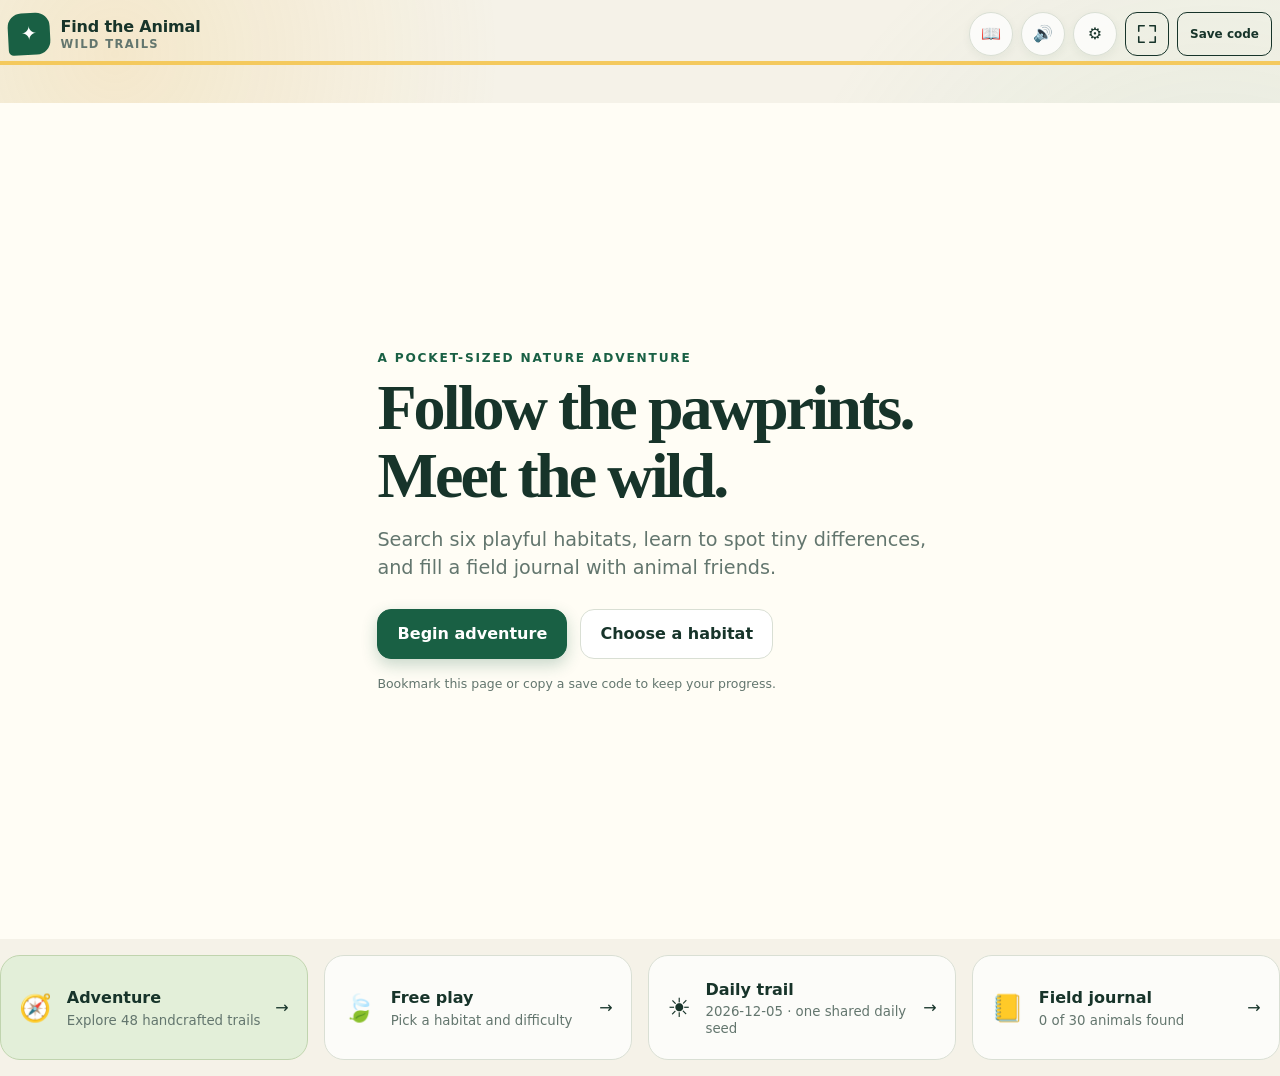
<file: find-the-animal/index.html>
<!doctype html>
<html lang="en">
<head>
  <meta charset="utf-8">
  <meta name="viewport" content="width=device-width, initial-scale=1, viewport-fit=cover">
  <meta name="theme-color" content="#174936">
  <meta name="description" content="Explore illustrated habitats, find animals, and fill your field journal.">
  <title>Find the Animal · Wild Trails</title>
  <link rel="stylesheet" href="styles.css">
<link rel="stylesheet" href="screen.css?v=4">
<link rel="stylesheet" href="legacy-art.css?v=6"><link rel="stylesheet" href="mobile-first.css?v=2">
</head>
<body data-ug-game="find-the-animal">
<script src="portable-profile.js"></script>
  <a class="skip-link" href="#mainContent">Skip to game</a>
  <div class="app-shell" id="appShell">
    <header class="app-header">
      <button class="brand button-plain" id="homeButton" type="button" aria-label="Go to home"><span class="brand-mark" aria-hidden="true">✦</span><span><strong>Find the Animal</strong><small>Wild Trails</small></span></button>
      <div class="header-actions">
        <button class="icon-button" id="journalButton" type="button" aria-label="Open field journal" title="Field journal">📖</button>
        <button class="icon-button" id="soundButton" type="button" aria-label="Mute sound" aria-pressed="false" title="Sound">🔊</button>
        <button class="icon-button" id="settingsButton" type="button" aria-label="Open settings" title="Settings">⚙</button>
      </div>
    </header>

    <main id="mainContent" tabindex="-1">
      <section class="screen home-screen active" id="homeScreen" aria-labelledby="homeTitle">
        <div class="hero-card">
          <div class="hero-copy">
            <p class="eyebrow">A pocket-sized nature adventure</p>
            <h1 id="homeTitle">Follow the pawprints.<br>Meet the wild.</h1>
            <p class="hero-text">Search six playful habitats, learn to spot tiny differences, and fill a field journal with animal friends.</p>
            <div class="hero-actions"><button class="primary-button" id="continueButton" type="button">Begin adventure</button><button class="secondary-button" id="mapButton" type="button">Choose a habitat</button></div>
            <p class="save-note" id="saveNote">Progress is saved on this device.</p>
          </div>
          <div class="hero-art" aria-hidden="true"><span class="hero-sun"></span><span class="hero-hill hill-one"></span><span class="hero-hill hill-two"></span><span class="hero-tree tree-one">♣</span><span class="hero-tree tree-two">♣</span><img class="hero-animal hero-bear" src="assets/round/bear.png" alt=""><img class="hero-animal hero-frog" src="assets/round/frog.png" alt=""><span class="paw-path">•&nbsp;&nbsp; •&nbsp;&nbsp;&nbsp; •</span></div>
        </div>
        <div class="mode-grid" aria-label="Ways to play">
          <button class="mode-card adventure-card" id="adventureCard" type="button"><span class="mode-icon" aria-hidden="true">🧭</span><span><strong>Adventure</strong><small>Explore 48 handcrafted trails</small></span><span aria-hidden="true">→</span></button>
          <button class="mode-card" id="freePlayButton" type="button"><span class="mode-icon" aria-hidden="true">🍃</span><span><strong>Free play</strong><small>Pick a habitat and difficulty</small></span><span aria-hidden="true">→</span></button>
          <button class="mode-card" id="dailyButton" type="button"><span class="mode-icon" aria-hidden="true">☀️</span><span><strong>Daily trail</strong><small id="dailyLabel">A fresh search for today</small></span><span aria-hidden="true">→</span></button>
          <button class="mode-card" id="collectionButton" type="button"><span class="mode-icon" aria-hidden="true">📒</span><span><strong>Field journal</strong><small id="collectionSummary">0 of 30 animals found</small></span><span aria-hidden="true">→</span></button>
        </div>
      </section>

      <section class="screen map-screen" id="mapScreen" aria-labelledby="mapTitle">
        <div class="screen-heading"><button class="back-button" data-back="home" type="button">← Home</button><div><p class="eyebrow">Adventure map</p><h1 id="mapTitle">Choose a habitat</h1></div><p id="mapProgress">0 of 48 trails complete</p></div>
        <div class="habitat-map" id="habitatMap"></div>
      </section>

      <section class="screen rounds-screen" id="roundsScreen" aria-labelledby="roundsTitle">
        <div class="screen-heading"><button class="back-button" data-back="map" type="button">← Map</button><div><p class="eyebrow" id="roundsEyebrow">Habitat</p><h1 id="roundsTitle">Trails</h1></div><p id="roundsProgress"></p></div>
        <div class="habitat-intro" id="habitatIntro"></div><div class="round-grid" id="roundGrid"></div>
      </section>

      <section class="screen play-screen" id="playScreen" aria-labelledby="targetText">
        <div class="play-topbar">
          <button class="back-button" id="leaveRoundButton" type="button">← Leave</button>
          <div class="trail-heading"><span id="playHabitatIcon" aria-hidden="true">🌿</span><span><strong id="playHabitat">Farm Meadow</strong><small id="playRound">Trail 1 of 8</small></span></div>
          <div class="play-stats"><span class="timer hidden" id="timer" aria-label="Elapsed time">0:00</span><span id="findProgress">0 / 1 found</span><button class="icon-button small" id="pauseButton" type="button" aria-label="Pause game">Ⅱ</button></div>
        </div>
        <div class="play-layout">
          <aside class="target-panel" aria-live="polite">
            <p class="eyebrow" id="targetEyebrow">Your next find</p>
            <div class="target-portrait-wrap"><span class="target-rays" aria-hidden="true"></span><img id="targetPreview" src="assets/round/owl.png" alt=""></div>
            <h1 id="targetText">Find the owl</h1><p id="targetClue">Look closely at its big, watchful eyes.</p>
            <div class="target-tray" id="targetTray" aria-label="Animals to find"></div>
            <button class="hint-button" id="hintButton" type="button"><span aria-hidden="true">💡</span> Give me a hint</button>
            <button class="text-button" id="speakButton" type="button"><span aria-hidden="true">◖))</span> Read the clue</button>
          </aside>
          <div class="scene-frame">
            <div class="scene" id="scene" role="group" aria-label="Animal search scene"><div class="scene-backdrop" id="sceneBackdrop" aria-hidden="true"></div><div class="animal-layer" id="animalLayer"></div><div class="hint-region" id="hintRegion" aria-hidden="true"></div><div class="scene-message" id="sceneMessage" aria-live="polite"></div><div class="scene-sparkles" id="sceneSparkles" aria-hidden="true"></div></div>
            <div class="scene-footer"><span id="ruleLabel">Match the animal in the picture</span><span><kbd>Tab</kbd> moves · <kbd>Enter</kbd> chooses</span></div>
          </div>
        </div>
      </section>

      <section class="screen journal-screen" id="journalScreen" aria-labelledby="journalTitle">
        <div class="screen-heading"><button class="back-button" data-back="home" type="button">← Home</button><div><p class="eyebrow">Your discoveries</p><h1 id="journalTitle">Field journal</h1></div><p id="journalProgress">0 of 30 discovered</p></div>
        <div class="journal-toolbar"><p>Every new friend you find gets a page in your journal.</p><div class="filter-pills" id="journalFilters" aria-label="Filter journal"></div></div><div class="journal-grid" id="journalGrid"></div>
      </section>
    </main>
  </div>

  <dialog class="game-dialog" id="resultDialog" aria-labelledby="resultTitle"><div class="dialog-art" id="resultArt" aria-hidden="true">✦</div><p class="eyebrow" id="resultEyebrow">Trail complete</p><h2 id="resultTitle">Brilliant spotting!</h2><p id="resultMessage">You found every animal on this trail.</p><div class="result-animals" id="resultAnimals"></div><div class="result-badges" id="resultBadges"></div><div class="dialog-actions"><button class="secondary-button" id="resultMapButton" type="button">Back to map</button><button class="primary-button" id="nextRoundButton" type="button">Next trail</button></div></dialog>
  <dialog class="game-dialog compact-dialog" id="pauseDialog" aria-labelledby="pauseTitle"><p class="eyebrow">Take a breather</p><h2 id="pauseTitle">Trail paused</h2><p>Your animals will stay exactly where they are.</p><div class="dialog-actions stacked"><button class="primary-button" id="resumeButton" type="button">Keep searching</button><button class="secondary-button" id="restartButton" type="button">Restart trail</button><button class="text-button" id="pauseLeaveButton" type="button">Leave trail</button></div></dialog>
  <dialog class="game-dialog settings-dialog" id="settingsDialog" aria-labelledby="settingsTitle"><p class="eyebrow">Make it yours</p><h2 id="settingsTitle">Settings</h2><label class="setting-row"><span><strong>Sound effects</strong><small>Friendly taps, chirps, and celebrations</small></span><input id="soundSetting" type="checkbox"></label><label class="setting-row"><span><strong>Gentle motion</strong><small>Small bounces and sparkle effects</small></span><input id="motionSetting" type="checkbox"></label><label class="setting-row"><span><strong>Offer automatic help</strong><small>Suggest a hint after a quiet moment</small></span><input id="autoHintSetting" type="checkbox"></label><button class="danger-button" id="resetProgressButton" type="button">Reset adventure progress</button><button class="primary-button full-button" id="closeSettingsButton" type="button">Done</button></dialog>
  <dialog class="game-dialog setup-dialog" id="freePlayDialog" aria-labelledby="freePlayTitle"><p class="eyebrow">Build your own trail</p><h2 id="freePlayTitle">Free play</h2><fieldset><legend>Habitat</legend><div class="choice-grid" id="freeHabitatChoices"></div></fieldset><fieldset><legend>Difficulty</legend><div class="choice-grid three" id="difficultyChoices"><label><input type="radio" name="difficulty" value="easy" checked><span>Easy<small>8 animals</small></span></label><label><input type="radio" name="difficulty" value="medium"><span>Medium<small>14 animals</small></span></label><label><input type="radio" name="difficulty" value="hard"><span>Tricky<small>20 animals</small></span></label></div></fieldset><label class="setting-row"><span><strong>Challenge clock</strong><small>Track time and careful choices</small></span><input id="challengeSetting" type="checkbox"></label><div class="dialog-actions"><button class="secondary-button" id="cancelFreePlayButton" type="button">Cancel</button><button class="primary-button" id="startFreePlayButton" type="button">Start trail</button></div></dialog>
  <dialog class="game-dialog compact-dialog" id="confirmDialog" aria-labelledby="confirmTitle"><h2 id="confirmTitle">Reset all progress?</h2><p>This clears the field journal, trail stamps, and settings saved on this device.</p><div class="dialog-actions"><button class="secondary-button" id="cancelResetButton" type="button">Keep progress</button><button class="danger-button" id="confirmResetButton" type="button">Reset everything</button></div></dialog>
  <div class="toast" id="toast" role="status" aria-live="polite"></div>
  <script src="game.js"></script>
<script src="screen.js?v=4"></script>
<script src="identities.js?v=6"></script><script src="artwork.js?v=6"></script><script src="legacy-art.js?v=6"></script></body>
</html>
</file>
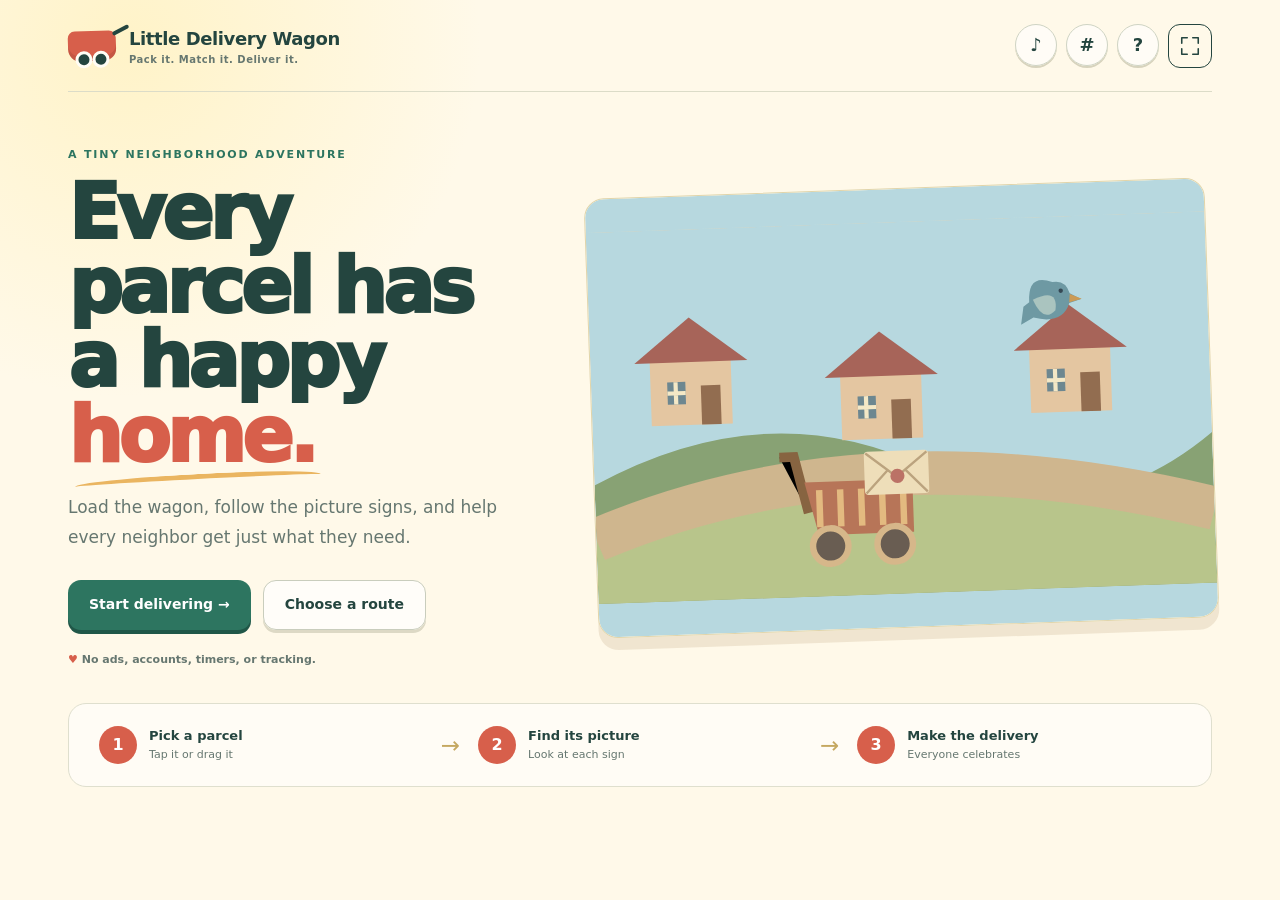
<file: little-delivery-wagon/index.html>
<!doctype html>
<html lang="en">
<head>
  <meta charset="utf-8">
  <meta name="viewport" content="width=device-width, initial-scale=1, viewport-fit=cover">
  <meta name="theme-color" content="#f9c85b">
  <meta name="description" content="Load a little red wagon and match friendly parcels to eight neighborhood delivery routes.">
  <title>Little Delivery Wagon · Ummah Games</title>
  <link rel="stylesheet" href="styles.css">
<link rel="stylesheet" href="screen.css?v=4">
<link rel="stylesheet" href="procedural.css">
<link rel="stylesheet" href="legacy-art.css?v=6"></head>
<body data-ug-game="little-delivery-wagon">
  <a class="skip-link" href="#main">Skip to game</a>
  <div class="app-shell">
    <header class="app-header">
      <button class="brand plain-button" id="homeButton" type="button" aria-label="Go to the Little Delivery Wagon home screen">
        <span class="brand-wagon" aria-hidden="true"><span></span></span>
        <span><strong>Little Delivery Wagon</strong><small>Pack it. Match it. Deliver it.</small></span>
      </button>
      <div class="header-actions">
        <button class="round-button" id="soundButton" type="button" aria-label="Mute sound" aria-pressed="false" title="Sound">♪</button>
        <button class="round-button" id="saveButton" type="button" aria-label="Open save code" title="Save code">#</button>
        <button class="round-button" id="helpButton" type="button" aria-label="How to play" title="How to play">?</button>
      </div>
    </header>

    <main id="main" tabindex="-1">
      <section class="screen home-screen active" id="homeScreen" aria-labelledby="homeTitle">
        <div class="hero">
          <div class="hero-copy">
            <p class="eyebrow">A tiny neighborhood adventure</p>
            <h1 id="homeTitle">Every parcel has<br>a happy <em>home.</em></h1>
            <p>Load the wagon, follow the picture signs, and help every neighbor get just what they need.</p>
            <div class="hero-actions">
              <button class="primary-button" id="continueButton" type="button">Start delivering <span aria-hidden="true">→</span></button>
              <button class="secondary-button" id="routesButton" type="button">Choose a route</button>
            </div>
            <p class="privacy-note"><span aria-hidden="true">♥</span> No ads, accounts, timers, or tracking.</p>
          </div>
          <div class="hero-scene" aria-hidden="true">
            <span class="sun"></span><span class="cloud cloud-one"></span><span class="cloud cloud-two"></span>
            <span class="hill hill-back"></span><span class="hill hill-front"></span>
            <span class="hero-house house-a">⌂</span><span class="hero-house house-b">⌂</span>
            <div class="big-wagon"><span class="wagon-load">🥖&nbsp; 🌱&nbsp; 📚</span><i></i><b></b></div>
            <span class="road-dash dash-one"></span><span class="road-dash dash-two"></span>
          </div>
        </div>
        <div class="how-strip" aria-label="How the game works">
          <div><span>1</span><strong>Pick a parcel</strong><small>Tap it or drag it</small></div>
          <span class="strip-arrow" aria-hidden="true">→</span>
          <div><span>2</span><strong>Find its picture</strong><small>Look at each sign</small></div>
          <span class="strip-arrow" aria-hidden="true">→</span>
          <div><span>3</span><strong>Make the delivery</strong><small>Everyone celebrates</small></div>
        </div>
      </section>

      <section class="screen routes-screen" id="routesScreen" aria-labelledby="routesTitle">
        <div class="screen-heading">
          <button class="back-button" data-screen="home" type="button">← Home</button>
          <div><p class="eyebrow">Eight little journeys</p><h1 id="routesTitle">Choose a route</h1></div>
          <p id="routeProgress">0 of 8 complete</p>
        </div>
        <div class="route-grid" id="routeGrid"></div>
      <section id="generatedSection" class="generated-section" hidden aria-labelledby="generatedTitle">
          <p class="eyebrow">A fresh little challenge</p><h2 id="generatedTitle">Generated levels</h2><p>Choose any level number. The same number and difficulty make the same puzzle, so you can replay it or share your save code. Each level has its own finish. Stop whenever you like.</p>
          <form id="generatedForm" class="generated-form"><label for="generatedNumber">Level number<input id="generatedNumber" type="text" inputmode="numeric" pattern="[1-9][0-9]*" maxlength="60" value="1" autocomplete="off" required></label><label for="generatedDifficulty">Challenge<select id="generatedDifficulty"><option value="0">Gentle · 1</option><option value="1">Gentle · 2</option><option value="2">Gentle · 3</option><option value="3" selected>Thoughtful · 1</option><option value="4">Thoughtful · 2</option><option value="5">Thoughtful · 3</option><option value="6">Tricky · 1</option><option value="7">Tricky · 2</option></select></label><button id="generatedStart" type="button" class="primary">Play this level →</button></form><p id="generatedMessage" role="status"></p>
        </section></section>

      <section class="screen play-screen" id="playScreen" aria-labelledby="levelTitle">
        <div class="play-topbar">
          <button class="back-button" id="leaveButton" type="button">← Routes</button>
          <div class="level-heading"><span id="levelNumber">Route 1 of 8</span><strong id="levelTitle">Morning Bread</strong></div>
          <div class="delivery-progress" id="deliveryProgress" aria-live="polite">0 of 2 delivered</div>
        </div>
        <div class="instruction-card">
          <div><span class="instruction-icon" id="instructionIcon" aria-hidden="true">👋</span><p><strong id="instructionTitle">Choose a parcel</strong><span id="instructionText">Then match it to the same picture on a building.</span></p></div>
          <button class="speak-button" id="speakButton" type="button" aria-label="Read the instruction aloud">Read aloud</button>
        </div>
        <div class="neighborhood-wrap">
          <div class="sky-decor" aria-hidden="true"><span class="play-sun"></span><span class="play-cloud cloud-a"></span><span class="play-cloud cloud-b"></span></div>
          <div class="neighborhood" id="neighborhood" aria-label="Delivery street"></div>
          <div class="street" aria-hidden="true"><span></span><span></span><span></span><span></span><span></span></div>
        </div>
        <section class="wagon-tray" aria-labelledby="wagonTitle">
          <div class="wagon-label"><div class="tiny-wagon" aria-hidden="true"><i></i><b></b></div><div><span>Your wagon</span><strong id="wagonTitle">Choose a parcel</strong></div></div>
          <div class="parcel-list" id="parcelList" role="group" aria-label="Parcels in the wagon"></div>
        </section>
      </section>
    </main>
  </div>

  <dialog class="game-dialog result-dialog" id="resultDialog" aria-labelledby="resultTitle">
    <div class="result-burst" aria-hidden="true">✦</div>
    <p class="eyebrow">Route complete</p>
    <h2 id="resultTitle">Every parcel found its home!</h2>
    <p id="resultMessage">The neighborhood is ready for a lovely morning.</p>
    <div class="result-sticker" id="resultSticker"><span aria-hidden="true">★</span><strong>Kind courier</strong></div>
    <div class="dialog-actions"><button class="secondary-button" id="resultRoutesButton" type="button">All routes</button><button class="primary-button" id="nextButton" type="button">Next route →</button></div>
  <button id="generatedAfterCampaign" type="button" hidden>Try a generated level</button></dialog>

  <dialog class="game-dialog" id="helpDialog" aria-labelledby="helpTitle">
    <button class="dialog-close" data-close="helpDialog" type="button" aria-label="Close">×</button>
    <p class="eyebrow">How to play</p><h2 id="helpTitle">Picture matching for little couriers</h2>
    <ol class="help-steps"><li><span>📦</span><div><strong>Choose a parcel.</strong><p>Tap one, drag one, or use Tab and Enter.</p></div></li><li><span>🏠</span><div><strong>Find the matching sign.</strong><p>Every building shows the parcel it needs.</p></div></li><li><span>♥</span><div><strong>Deliver them all.</strong><p>There is no clock and a mix-up never costs anything.</p></div></li></ol>
    <button class="primary-button full-button" data-close="helpDialog" type="button">Let’s deliver</button>
  </dialog>

  <dialog class="game-dialog save-dialog" id="saveDialog" aria-labelledby="saveTitle">
    <button class="dialog-close" data-close="saveDialog" type="button" aria-label="Close">×</button>
    <p class="eyebrow">Portable progress</p><h2 id="saveTitle">Your delivery code</h2>
    <p>This short code remembers completed routes. Keep it somewhere safe or copy the page link.</p>
    <label for="saveCode">Save code</label><div class="code-row"><input id="saveCode" type="text" autocomplete="off" spellcheck="false"><button id="copyCodeButton" type="button">Copy</button></div>
    <div class="dialog-actions"><button class="secondary-button" id="loadCodeButton" type="button">Load code</button><button class="primary-button" id="copyLinkButton" type="button">Copy game link</button></div>
    <p class="code-status" id="codeStatus" role="status" aria-live="polite"></p>
  </dialog>
  <div class="toast" id="toast" role="status" aria-live="polite"></div>
  <script src="core.js"></script>
  <script src="procedural.js"></script><script src="procedural-ui.js"></script><script src="game.js"></script>
<script src="screen.js?v=4"></script>
<script src="identities.js?v=6"></script><script src="artwork.js?v=6"></script><script src="legacy-art.js?v=6"></script></body>
</html>
</file>
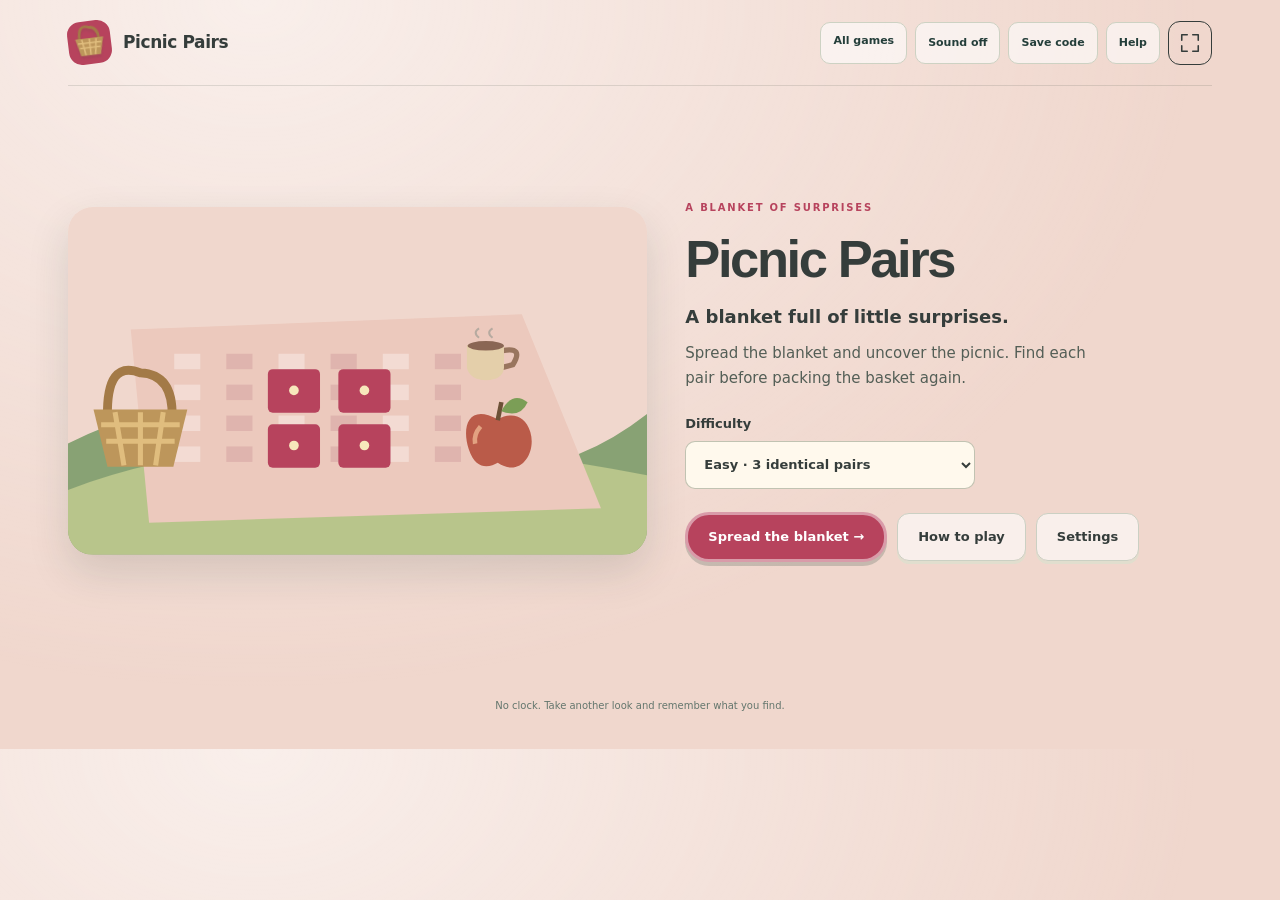
<file: picnic-pairs/index.html>
<!doctype html>
<html lang="en">
<head>
  <meta charset="utf-8"><meta name="viewport" content="width=device-width,initial-scale=1,viewport-fit=cover">
  <meta name="theme-color" content="#a34765"><meta name="description" content="Turn over picnic blankets and find the things that belong together.">
  <title>Picnic Pairs · Ummah Games</title><link rel="icon" href="icon.svg" type="image/svg+xml"><link rel="stylesheet" href="styles.css?v=5"><link rel="stylesheet" href="presentation.css?v=6"><link rel="stylesheet" href="identity.css?v=6">
<link rel="stylesheet" href="puddle.css?v=2">
<link rel="stylesheet" href="screen.css?v=4">
</head>
<body data-ug-game="picnic-pairs" data-game="picnic-pairs">
  <a class="skip" href="#main">Skip to game</a>
  <div class="shell">
    <header><button class="brand" id="homeLink"><span class="brand-mark" aria-hidden="true">🧺</span><strong id="gameTitle">Picnic Pairs</strong></button><nav class="header-tools" aria-label="Game options"><a id="shelfLink" href="/">All games</a><button id="sound" aria-pressed="false">Sound off</button><button id="save">Save code</button><button id="help">Help</button></nav></header>
    <main id="main">
      <section id="home" aria-labelledby="heroTitle">
        <div class="game-menu">
          <div class="menu-art" id="menuArt" aria-hidden="true"></div>
          <div class="menu-copy"><p class="eyebrow" id="number">Ready when you are</p><h1 id="heroLabel">Picnic Pairs</h1><p id="heroTitle">A blanket full of little surprises.</p><p id="heroDescription">Turn over picnic blankets and find the things that belong together.</p>
            <label class="difficulty-label" for="quickDifficulty">Difficulty<select id="quickDifficulty"><option value="1">Easy</option><option value="3" selected>Medium</option><option value="7">Hard</option></select></label>
            <div class="actions"><button id="begin" class="primary">Start playing →</button><button id="menuHelp" class="secondary">How to play</button><button id="menuSettings" class="secondary">Settings</button><button id="resume" class="secondary" hidden>Resume game</button></div>
            <span id="heroIcon" hidden>🧺</span>
          </div>
        </div>
        <details class="advanced-play" id="advancedPlay"><summary>More puzzles &amp; saved progress</summary><button id="allLevels" class="secondary">Choose a puzzle</button><p id="progress"></p><div id="levelList" class="level-grid" aria-label="Choose a puzzle"></div>
        <section id="generatedSection" class="generated-section" hidden aria-labelledby="generatedTitle">
          <p class="eyebrow">A fresh little challenge</p><h2 id="generatedTitle">Generated levels</h2><p>Choose any level number. The same number and difficulty make the same puzzle, so you can replay it or share your save code. Each level has its own finish. Stop whenever you like.</p>
          <form id="generatedForm" class="generated-form"><label for="generatedNumber">Level number<input id="generatedNumber" type="text" inputmode="numeric" pattern="[1-9][0-9]*" maxlength="60" value="1" autocomplete="off" required></label><label for="generatedDifficulty">Challenge<select id="generatedDifficulty"><option value="0">Gentle · 1</option><option value="1">Gentle · 2</option><option value="2">Gentle · 3</option><option value="3" selected>Thoughtful · 1</option><option value="4">Thoughtful · 2</option><option value="5">Thoughtful · 3</option><option value="6">Tricky · 1</option><option value="7">Tricky · 2</option></select></label><button id="generatedStart" type="button" class="primary">Play this level →</button></form><p id="generatedMessage" role="status"></p>
        </section></details>
      </section>
      <section id="play" hidden aria-labelledby="playTitle">
        <div class="play-top"><button id="levels" class="bare">← Menu</button><div><p class="eyebrow" id="chapter"></p><h1 id="playTitle" tabindex="-1"></h1></div><span id="moves"></span></div>
        <div class="play-layout"><div class="scene-card"><div class="scene-caption"><span aria-hidden="true">🧺</span><strong id="tip"></strong></div><div class="board" id="board" role="group" aria-label="Game board"></div><div id="tools" class="tools" role="group" aria-label="Game actions"></div><div id="readout" class="readout"></div><p id="status" class="status" role="status" aria-live="polite"></p></div><aside class="sidebar"><div class="action-dock"><button id="run" class="primary">Test your plan</button><button id="undo">Undo</button><button id="restart">Restart</button></div><details class="field-guide"><summary>How to play</summary><p id="lesson"></p><button type="button" id="readInstruction">Read the instruction aloud</button><p class="footnote">Take your time. Your next idea might be the one.</p></details></aside></div>
      </section>
    </main>
    <p class="footnote">A little play, a little possibility. Made for Ummah Games.</p>
  </div>
  <dialog id="settingsDialog" class="dialog" aria-labelledby="settingsTitle"><h2 id="settingsTitle">Settings</h2><label class="motion-setting"><input id="reduceMotion" type="checkbox"> Reduce animation</label><p>Sound can be switched on or off in the top bar. Your progress stays in your save code.</p><button class="primary" data-close="settingsDialog">Done</button></dialog>
  <dialog id="result" class="dialog result" aria-labelledby="resultTitle"><div class="result-icon" aria-hidden="true">✦</div><p class="eyebrow">A lovely place to stop</p><h2 id="resultTitle">Level complete!</h2><p id="resultText"></p><div class="actions"><button id="finishLevels" class="secondary">Game menu</button><button id="next" class="primary">Next level →</button><button id="generatedAfterCampaign" class="secondary" hidden>Try a generated level</button></div></dialog>
  <dialog id="helpDialog" class="dialog" aria-labelledby="helpTitle"><button data-close="helpDialog" class="close" aria-label="Close help">×</button><p class="eyebrow">How to play</p><h2 id="helpTitle">Picnic Pairs</h2><p id="helpText"></p><p>Use touch or a mouse to choose. Keyboard players can Tab to any control and press Enter or Space. Movement games also use the arrow keys. Undo and restart are always available.</p><button class="primary" data-close="helpDialog">Back to play</button></dialog>
  <dialog id="saveDialog" class="dialog" aria-labelledby="saveTitle"><button data-close="saveDialog" class="close" aria-label="Close save">×</button><p class="eyebrow">Take your place with you</p><h2 id="saveTitle">Your game code</h2><p>This code remembers your completed levels and your current plan. Copy it somewhere safe, or bookmark the page. Paste a code below to continue later.</p><label for="saveInput">Save code</label><textarea id="saveInput" spellcheck="false" autocomplete="off"></textarea><div class="actions"><button id="copy" class="primary">Copy code</button><button id="load" class="secondary">Load code</button><button data-close="saveDialog" class="secondary">Done</button></div><p id="saveStatus" role="status"></p></dialog>
  <script src="identities.js?v=6"></script><script src="artwork.js?v=6"></script><script src="presentation.js?v=7"></script>
  <script src="expansion-catalog.js?v=5"></script><script src="catalog.js?v=5"></script><script src="engine.js?v=5"></script><script src="expansion-engine.js?v=5"></script><script src="legacy-engine.js?v=5"></script><script src="legacy-expansion-engine.js?v=5"></script><script src="improvements.js?v=5"></script><script src="specialized-procedural.js?v=7"></script><script src="carpet-challenges.js?v=5"></script><script src="puddle-challenges.js?v=2"></script><script src="puddle-ui.js?v=2"></script><script src="procedural.js?v=7"></script><script src="procedural-ui.js?v=7"></script><script src="checkpoints.js?v=7"></script><script src="play-support.js?v=7"></script><script src="expansion-ui.js?v=5"></script><script src="game.js?v=7"></script>
<script src="screen.js?v=4"></script>
</body>
</html>
</file>
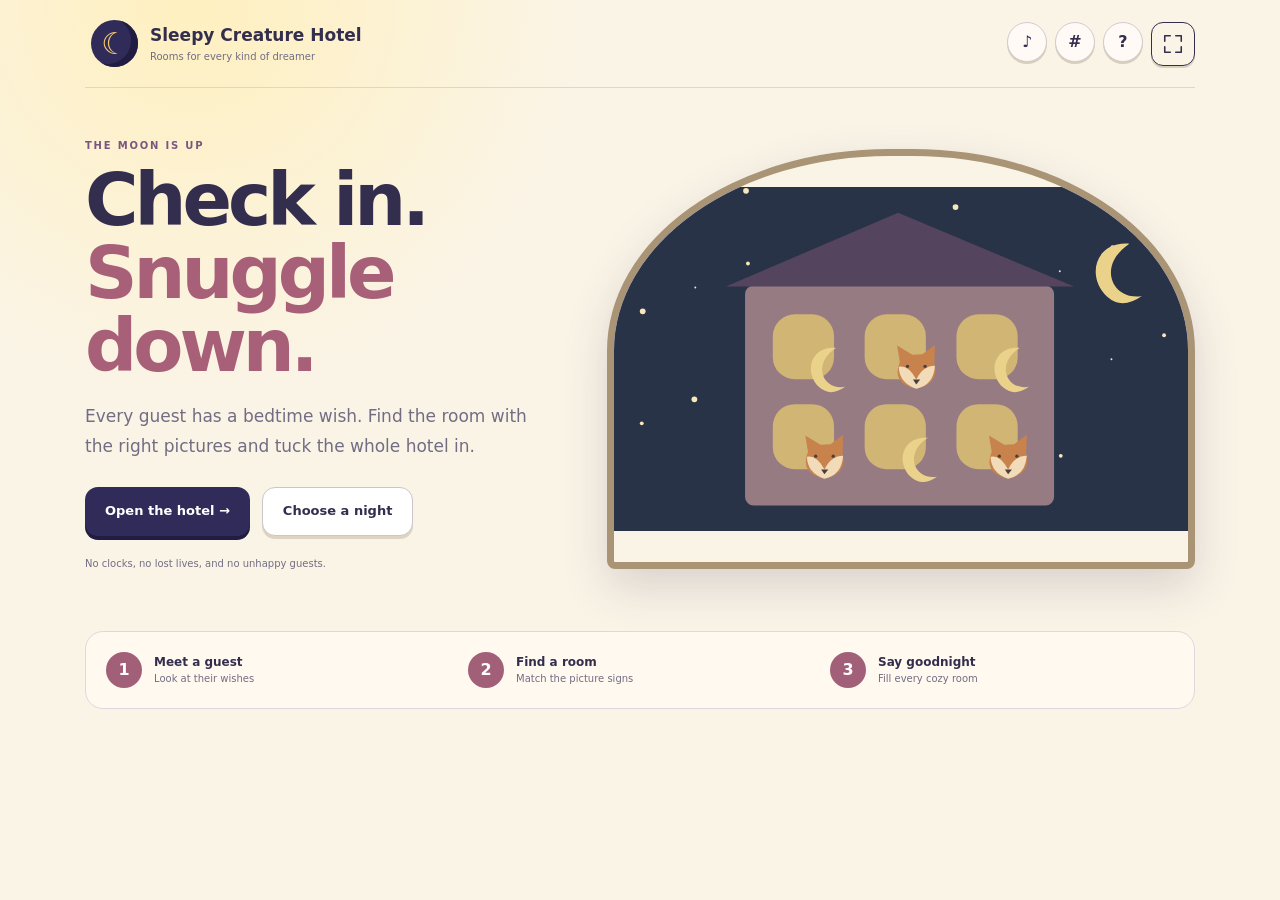
<file: sleepy-creature-hotel/index.html>
<!doctype html><html lang="en"><head><meta charset="utf-8"><meta name="viewport" content="width=device-width,initial-scale=1,viewport-fit=cover"><meta name="theme-color" content="#302b59"><meta name="description" content="Help sleepy creatures find rooms that match their bedtime wishes."><title>Sleepy Creature Hotel · Ummah Games</title><link rel="stylesheet" href="styles.css"><link rel="stylesheet" href="screen.css?v=4">
<link rel="stylesheet" href="procedural.css">
<link rel="stylesheet" href="legacy-art.css?v=6"></head>
<body data-ug-game="sleepy-creature-hotel"><a class="skip" href="#main">Skip to game</a><div class="shell">
<header><button class="brand bare" id="homeButton" type="button"><span class="moon">☾</span><span><strong>Sleepy Creature Hotel</strong><small>Rooms for every kind of dreamer</small></span></button><nav><button id="soundButton" aria-label="Mute sound" aria-pressed="false">♪</button><button id="saveButton" aria-label="Save code">#</button><button id="helpButton" aria-label="How to play">?</button></nav></header>
<main id="main" tabindex="-1">
<section class="screen active" id="homeScreen"><div class="hero"><div><p class="eyebrow">The moon is up</p><h1>Check in.<br><em>Snuggle down.</em></h1><p>Every guest has a bedtime wish. Find the room with the right pictures and tuck the whole hotel in.</p><div class="actions"><button class="primary" id="continueButton">Open the hotel →</button><button class="secondary" id="nightsButton">Choose a night</button></div><p class="gentle">No clocks, no lost lives, and no unhappy guests.</p></div><div class="hotel-art" aria-hidden="true"><span class="stars">✦　·　✧　　·　✦</span><div class="hotel"><i>☾</i><span>🦒</span><span>🦉</span><span>🦥</span><span>🦊</span></div><div class="cloud"></div></div></div><div class="steps"><div><b>1</b><span><strong>Meet a guest</strong><small>Look at their wishes</small></span></div><div><b>2</b><span><strong>Find a room</strong><small>Match the picture signs</small></span></div><div><b>3</b><span><strong>Say goodnight</strong><small>Fill every cozy room</small></span></div></div></section>
<section class="screen" id="nightsScreen"><div class="heading"><button class="back" data-home>← Home</button><div><p class="eyebrow">Eight bedtime stories</p><h1>Choose a night</h1></div><p id="nightProgress"></p></div><div class="night-grid" id="nightGrid"></div><section id="generatedSection" class="generated-section" hidden aria-labelledby="generatedTitle">
          <p class="eyebrow">A fresh little challenge</p><h2 id="generatedTitle">Generated levels</h2><p>Choose any level number. The same number and difficulty make the same puzzle, so you can replay it or share your save code. Each level has its own finish. Stop whenever you like.</p>
          <form id="generatedForm" class="generated-form"><label for="generatedNumber">Level number<input id="generatedNumber" type="text" inputmode="numeric" pattern="[1-9][0-9]*" maxlength="60" value="1" autocomplete="off" required></label><label for="generatedDifficulty">Challenge<select id="generatedDifficulty"><option value="0">Gentle · 1</option><option value="1">Gentle · 2</option><option value="2">Gentle · 3</option><option value="3" selected>Thoughtful · 1</option><option value="4">Thoughtful · 2</option><option value="5">Thoughtful · 3</option><option value="6">Tricky · 1</option><option value="7">Tricky · 2</option></select></label><button id="generatedStart" type="button" class="primary">Play this level →</button></form><p id="generatedMessage" role="status"></p>
        </section></section>
<section class="screen" id="playScreen"><div class="playbar"><button class="back" id="leaveButton">← Nights</button><div><small id="nightNumber"></small><strong id="nightTitle"></strong></div><span id="checkinProgress"></span></div><div class="message"><span id="messageIcon">👋</span><p><strong id="messageTitle"></strong><small id="messageText"></small></p><button id="speakButton">Read aloud</button></div><div class="hotel-board"><div class="night-sky" aria-hidden="true">✦　　·　✧　　　·　　✦</div><div class="rooms" id="rooms" aria-label="Hotel rooms"></div></div><div class="lobby"><div class="desk"><span>☾</span><strong>Hotel lobby</strong><small id="lobbyHint">Choose a guest</small></div><div class="guests" id="guests" role="group" aria-label="Guests waiting in the lobby"></div></div></section>
</main></div>
<dialog id="resultDialog" class="dialog result"><div class="big-moon">☾</div><p class="eyebrow">Lights out</p><h2>Everyone is tucked in!</h2><p id="resultText"></p><div id="quietBadge" class="badge">✦ Thoughtful host</div><div class="actions"><button class="secondary" id="allNightsButton">All nights</button><button class="primary" id="nextButton">Next night →</button></div><button id="generatedAfterCampaign" type="button" hidden>Try a generated level</button></dialog>
<dialog id="helpDialog" class="dialog"><button class="close" data-close="helpDialog">×</button><p class="eyebrow">How to play</p><h2>Match bedtime wishes</h2><ol><li><span>🦉</span><p><strong>Choose a guest.</strong><small>Each guest shows one or two wishes.</small></p></li><li><span>🌙</span><p><strong>Find matching signs.</strong><small>A guest who wants dark and quiet needs a room showing both.</small></p></li><li><span>🛏️</span><p><strong>Choose the room.</strong><small>A mix-up is okay. Everyone waits kindly.</small></p></li></ol><button class="primary full" data-close="helpDialog">Welcome our guests</button></dialog>
<dialog id="saveDialog" class="dialog"><button class="close" data-close="saveDialog">×</button><p class="eyebrow">Portable progress</p><h2>Your hotel code</h2><p>It remembers completed nights without an account or tracking.</p><label for="saveCode">Save code</label><div class="code"><input id="saveCode" spellcheck="false"><button id="copyCode">Copy</button></div><div class="actions"><button class="secondary" id="loadCode">Load code</button><button class="primary" id="copyLink">Copy game link</button></div><p id="codeStatus" role="status"></p></dialog>
<div class="toast" id="toast" role="status" aria-live="polite"></div><script src="core.js"></script><script src="procedural.js"></script><script src="procedural-ui.js"></script><script src="game.js"></script><script src="screen.js?v=4"></script>
<script src="identities.js?v=6"></script><script src="artwork.js?v=6"></script><script src="legacy-art.js?v=6"></script></body></html>
</file>
<file: find-the-animal/styles.css>
:root{--ink:#17342a;--muted:#63766e;--paper:#fffdf5;--cream:#f5f0df;--line:#d9dfd4;--green:#196044;--green-dark:#113f30;--lime:#d9ed9d;--gold:#efb949;--coral:#ef765e;--shadow:0 18px 45px rgba(31,62,48,.13);--soft-shadow:0 8px 24px rgba(31,62,48,.1);--radius:24px}
*{box-sizing:border-box}html{min-width:300px;background:#e8ecdf}body{margin:0;min-height:100vh;color:var(--ink);background:radial-gradient(circle at 9% 5%,rgba(239,185,73,.18),transparent 24rem),radial-gradient(circle at 95% 30%,rgba(107,176,143,.14),transparent 28rem),#f5f2e8;font-family:ui-rounded,"Avenir Next","Segoe UI",system-ui,sans-serif;line-height:1.45}button,input{font:inherit}button{color:inherit}button:focus-visible,input:focus-visible,[tabindex]:focus-visible{outline:4px solid #f4c95d;outline-offset:3px}button,label{-webkit-tap-highlight-color:transparent}.hidden{display:none!important}.skip-link{position:fixed;z-index:1000;left:1rem;top:-5rem;padding:.7rem 1rem;background:white;border-radius:10px}.skip-link:focus{top:1rem}
.app-shell{width:min(1440px,100%);min-height:100vh;margin:auto;padding:max(14px,env(safe-area-inset-top)) max(18px,env(safe-area-inset-right)) max(18px,env(safe-area-inset-bottom)) max(18px,env(safe-area-inset-left))}.app-header{height:68px;display:flex;align-items:center;justify-content:space-between;gap:1rem}.button-plain{border:0;background:none;padding:0;cursor:pointer}.brand{display:inline-flex;align-items:center;gap:.65rem;text-align:left}.brand-mark{display:grid;place-items:center;width:42px;height:42px;color:white;background:var(--green);border-radius:14px 14px 14px 5px;font-size:1.2rem;transform:rotate(-3deg)}.brand strong,.brand small{display:block;line-height:1.12}.brand strong{font-size:1rem;letter-spacing:-.01em}.brand small{margin-top:2px;color:var(--muted);font-size:.72rem;text-transform:uppercase;letter-spacing:.12em;font-weight:800}.header-actions{display:flex;gap:.5rem}.icon-button{width:44px;height:44px;border:1px solid var(--line);border-radius:50%;background:rgba(255,255,255,.76);box-shadow:0 3px 10px rgba(31,62,48,.06);cursor:pointer}.icon-button:hover{background:white;transform:translateY(-1px)}.icon-button.small{width:36px;height:36px;font-weight:900}
main{min-height:calc(100vh - 96px)}.screen{display:none;animation:screen-in .28s ease both}.screen.active{display:block}@keyframes screen-in{from{opacity:0;transform:translateY(7px)}}.eyebrow{margin:0 0 .45rem;color:var(--green);font-size:.76rem;font-weight:900;letter-spacing:.15em;text-transform:uppercase}h1,h2,p{margin-top:0}h1{letter-spacing:-.045em;line-height:1.05}.home-screen{padding:2.2rem 0 1rem}
.hero-card{min-height:460px;display:grid;grid-template-columns:minmax(0,.92fr) minmax(390px,1.08fr);overflow:hidden;background:var(--paper);border:1px solid rgba(73,105,89,.12);border-radius:36px;box-shadow:var(--shadow)}.hero-copy{align-self:center;padding:clamp(2rem,6vw,5rem);padding-right:2rem}.hero-copy h1{max-width:640px;margin-bottom:1.1rem;font-family:Georgia,"Times New Roman",serif;font-size:clamp(2.6rem,5vw,5rem);font-weight:600}.hero-text{max-width:570px;color:var(--muted);font-size:clamp(1rem,1.5vw,1.2rem)}.hero-actions,.dialog-actions{display:flex;flex-wrap:wrap;gap:.8rem;margin-top:1.7rem}.save-note{margin:1rem 0 0;color:var(--muted);font-size:.78rem}.primary-button,.secondary-button,.danger-button,.hint-button{min-height:48px;padding:.76rem 1.2rem;border-radius:14px;font-weight:850;cursor:pointer;transition:transform .15s,box-shadow .15s,background .15s}.primary-button{color:white;background:var(--green);border:1px solid var(--green);box-shadow:0 6px 16px rgba(25,96,68,.24)}.primary-button:hover{background:var(--green-dark);transform:translateY(-1px)}.secondary-button{background:white;border:1px solid var(--line)}.secondary-button:hover{border-color:#97ad9f;transform:translateY(-1px)}.danger-button{color:#8d271d;background:#fff0ec;border:1px solid #f0b6ad}.text-button{padding:.55rem .4rem;border:0;background:transparent;color:var(--green);text-decoration:underline;text-underline-offset:4px;font-weight:800;cursor:pointer}.full-button{width:100%;margin-top:1rem}
.hero-art{position:relative;min-height:460px;overflow:hidden;background:linear-gradient(#bfe0da 0 48%,#a9c888 48% 100%);isolation:isolate}.hero-sun{position:absolute;width:105px;height:105px;right:13%;top:10%;background:#f9d56a;border-radius:50%;box-shadow:0 0 0 18px rgba(249,213,106,.22)}.hero-hill{position:absolute;bottom:-18%;width:84%;height:62%;border-radius:50% 50% 0 0}.hill-one{left:-20%;background:#5f9569;transform:rotate(8deg)}.hill-two{right:-24%;bottom:-26%;background:#39765b;transform:rotate(-8deg)}.hero-tree{position:absolute;bottom:25%;color:#1f654a;font-family:Georgia,serif;font-size:10rem;line-height:.5;text-shadow:0 15px #725437}.tree-one{left:10%;transform:scale(.7)}.tree-two{right:5%;bottom:19%;transform:scale(.9)}.hero-animal{position:absolute;z-index:2;filter:drop-shadow(0 10px 10px rgba(29,61,45,.2));animation:float 4s ease-in-out infinite}.hero-bear{width:clamp(140px,22vw,230px);left:31%;bottom:8%}.hero-frog{width:clamp(72px,10vw,105px);right:9%;bottom:9%;animation-delay:-1.5s}.paw-path{position:absolute;left:8%;bottom:8%;color:rgba(255,255,255,.7);font-size:2.5rem;transform:rotate(-22deg)}@keyframes float{50%{transform:translateY(-8px) rotate(1deg)}}
.mode-grid{display:grid;grid-template-columns:repeat(4,1fr);gap:1rem;margin-top:1rem}.mode-card{min-height:105px;display:grid;grid-template-columns:auto 1fr auto;align-items:center;gap:.9rem;padding:1rem 1.15rem;text-align:left;background:rgba(255,255,255,.73);border:1px solid var(--line);border-radius:20px;cursor:pointer}.mode-card:hover{background:white;border-color:#9cad9e;transform:translateY(-2px);box-shadow:var(--soft-shadow)}.mode-card strong,.mode-card small{display:block}.mode-card small{margin-top:.2rem;color:var(--muted);line-height:1.25}.mode-icon{font-size:1.65rem}.adventure-card{background:#e3efd9;border-color:#c0d4ae}
.screen-heading{min-height:112px;display:grid;grid-template-columns:minmax(120px,1fr) auto minmax(120px,1fr);align-items:center;gap:1rem}.screen-heading>div{text-align:center}.screen-heading h1{margin:0;font-family:Georgia,serif;font-size:clamp(2rem,4vw,3rem);font-weight:600}.screen-heading>p{margin:0;justify-self:end;color:var(--muted);font-weight:750}.back-button{justify-self:start;padding:.65rem .85rem;background:rgba(255,255,255,.7);border:1px solid var(--line);border-radius:12px;font-weight:800;cursor:pointer}
.habitat-map{display:grid;grid-template-columns:repeat(3,minmax(0,1fr));gap:1rem;padding-bottom:2rem}.habitat-card{position:relative;min-height:250px;overflow:hidden;padding:1.4rem;text-align:left;border:0;border-radius:26px;box-shadow:var(--soft-shadow);cursor:pointer;isolation:isolate}.habitat-card::before,.habitat-card::after{content:"";position:absolute;z-index:-1;border-radius:50%}.habitat-card::before{width:250px;height:150px;right:-50px;bottom:-65px;background:rgba(255,255,255,.18)}.habitat-card::after{width:120px;height:120px;right:40px;top:-50px;background:rgba(255,255,255,.15)}.habitat-card:hover:not(:disabled){transform:translateY(-3px);box-shadow:0 14px 32px rgba(31,62,48,.17)}.habitat-card:disabled{filter:saturate(.25);cursor:not-allowed;opacity:.72}.habitat-card .map-icon{display:block;margin:.4rem 0 2.5rem;font-size:3.7rem;filter:drop-shadow(0 5px 4px rgba(0,0,0,.1))}.habitat-card h2{margin-bottom:.2rem;font-family:Georgia,serif;font-size:1.6rem}.habitat-card p{margin:0;opacity:.75}.habitat-card .card-progress{position:absolute;top:1rem;right:1rem;padding:.35rem .65rem;background:rgba(255,255,255,.7);border-radius:999px;font-size:.75rem;font-weight:850}.habitat-card .lock{position:absolute;inset:0;display:grid;place-content:center;text-align:center;background:rgba(244,242,231,.45);backdrop-filter:blur(2px);font-weight:850}.habitat-card .lock span{font-size:1.5rem}
.habitat-intro{min-height:130px;display:flex;align-items:center;gap:1.4rem;padding:1.25rem 1.5rem;margin-bottom:1rem;border-radius:24px;background:var(--paper);border:1px solid var(--line)}.habitat-intro .intro-icon{font-size:4rem}.habitat-intro h2{margin-bottom:.2rem}.habitat-intro p{margin:0;color:var(--muted)}.round-grid{display:grid;grid-template-columns:repeat(4,1fr);gap:1rem;padding-bottom:2rem}.round-card{position:relative;min-height:175px;padding:1.1rem;text-align:left;background:rgba(255,255,255,.78);border:1px solid var(--line);border-radius:20px;cursor:pointer}.round-card:hover:not(:disabled){background:white;transform:translateY(-2px);box-shadow:var(--soft-shadow)}.round-card:disabled{opacity:.5;cursor:not-allowed}.round-card .round-number{display:grid;place-items:center;width:36px;height:36px;margin-bottom:1.2rem;border-radius:50%;background:var(--cream);font-weight:900}.round-card.complete .round-number{color:white;background:var(--green)}.round-card h3{margin:0 0 .25rem;font-size:1rem}.round-card p{margin:0;color:var(--muted);font-size:.84rem}.round-card .stars{position:absolute;top:1.1rem;right:1rem;color:#d49920;letter-spacing:.08em}
.play-screen{padding-top:.35rem}.play-topbar{min-height:58px;display:grid;grid-template-columns:1fr auto 1fr;align-items:center;gap:1rem}.trail-heading{display:inline-flex;align-items:center;gap:.6rem}.trail-heading>span:first-child{font-size:1.55rem}.trail-heading strong,.trail-heading small{display:block;text-align:center}.trail-heading small{color:var(--muted);font-size:.72rem}.play-stats{justify-self:end;display:flex;align-items:center;gap:.7rem;color:var(--muted);font-size:.85rem;font-weight:850}.timer{color:var(--green);font-variant-numeric:tabular-nums}.play-layout{height:calc(100vh - 148px);min-height:540px;display:grid;grid-template-columns:minmax(225px,280px) minmax(0,1fr);gap:1rem}.target-panel{display:flex;flex-direction:column;align-items:center;overflow:auto;padding:1.15rem;text-align:center;background:rgba(255,253,245,.88);border:1px solid var(--line);border-radius:24px;box-shadow:var(--soft-shadow)}.target-portrait-wrap{position:relative;width:125px;height:125px;display:grid;place-items:center;margin:.3rem auto .8rem}.target-rays{position:absolute;inset:0;border-radius:50%;background:repeating-conic-gradient(from 0deg,rgba(239,185,73,.3) 0 8deg,transparent 8deg 20deg);animation:spin 18s linear infinite}.target-portrait-wrap img{position:relative;width:95px;height:95px;object-fit:contain;filter:drop-shadow(0 5px 5px rgba(30,55,42,.12))}@keyframes spin{to{transform:rotate(1turn)}}.target-panel h1{margin-bottom:.45rem;font-family:Georgia,serif;font-size:1.65rem;font-weight:600}.target-panel>p:not(.eyebrow){color:var(--muted);font-size:.9rem}.target-tray{display:flex;justify-content:center;flex-wrap:wrap;gap:.35rem;min-height:40px;margin:.25rem 0 .8rem}.tray-animal{width:38px;height:38px;display:grid;place-items:center;background:white;border:1px solid var(--line);border-radius:50%}.tray-animal img{width:31px;height:31px;object-fit:contain}.tray-animal.found{background:#d9ed9d;opacity:.6}.tray-animal.found img{filter:grayscale(1)}.hint-button{width:100%;margin-top:auto;color:var(--green-dark);background:var(--lime);border:1px solid #bfd279}.hint-button:hover{background:#cce281;transform:translateY(-1px)}.target-panel .text-button{margin-top:.3rem;font-size:.82rem}
.scene-frame{min-width:0;display:flex;flex-direction:column;overflow:hidden;background:white;border:1px solid rgba(37,75,56,.15);border-radius:26px;box-shadow:var(--shadow)}.scene{position:relative;flex:1;min-height:0;overflow:hidden;isolation:isolate;container-type:size}.scene-backdrop,.animal-layer,.hint-region{position:absolute;inset:0}.scene-backdrop{z-index:-3;overflow:hidden}.scene-backdrop::before,.scene-backdrop::after{content:"";position:absolute;pointer-events:none}.animal-layer{z-index:2}.scene-footer{min-height:42px;display:flex;justify-content:space-between;gap:1rem;align-items:center;padding:.55rem 1rem;color:var(--muted);background:#fffdf8;border-top:1px solid var(--line);font-size:.78rem}kbd{padding:.1rem .3rem;background:#f1efe6;border:1px solid #ccc9bd;border-radius:4px;font:inherit;font-size:.7rem}
.scene.farm .scene-backdrop{background:linear-gradient(#a9dbe1 0 55%,#a5cd77 55% 100%)}.scene.woodland .scene-backdrop{background:linear-gradient(#b8d1b0 0 52%,#668c58 52% 100%)}.scene.savanna .scene-backdrop{background:linear-gradient(#efcb80 0 58%,#cea84f 58% 100%)}.scene.rainforest .scene-backdrop{background:linear-gradient(#86c6af 0 50%,#327657 50% 100%)}.scene.bamboo .scene-backdrop{background:linear-gradient(#d9e7a9 0 50%,#8cb76c 50% 100%)}.scene.coast .scene-backdrop{background:linear-gradient(#9dd8e6 0 48%,#5eb7c6 48% 72%,#e8d099 72% 100%)}.scene-backdrop::before{left:-6%;bottom:-21%;width:68%;height:53%;background:rgba(255,255,255,.18);border-radius:50%;transform:rotate(5deg);box-shadow:450px 20px 0 rgba(28,85,59,.13)}.scene-backdrop::after{right:7%;top:9%;width:74px;height:74px;background:rgba(255,227,128,.9);border-radius:50%;box-shadow:0 0 0 15px rgba(255,227,128,.2)}.landmark{position:absolute;pointer-events:none;user-select:none;filter:drop-shadow(0 7px 5px rgba(26,63,45,.11))}.landmark.tree{bottom:15%;width:16%;height:45%}.landmark.tree::before{content:"";position:absolute;left:43%;bottom:0;width:14%;height:48%;background:#725238;border-radius:8px}.landmark.tree::after{content:"";position:absolute;inset:0 0 32%;background:#39785b;border-radius:50% 45% 48% 42%}.landmark.tree.one{left:2%;transform:scale(.8)}.landmark.tree.two{right:2%;transform:scale(1.15)}.landmark.barn{left:38%;bottom:27%;width:21%;height:28%;background:#b95042;clip-path:polygon(0 28%,50% 0,100% 28%,100% 100%,0 100%)}.landmark.barn::after{content:"";position:absolute;left:38%;bottom:0;width:25%;height:45%;background:#f1d49a;border-radius:4px 4px 0 0}.landmark.pond{left:30%;bottom:5%;width:34%;height:12%;background:rgba(83,174,192,.58);border-radius:50%;border:6px solid rgba(209,220,148,.6)}.landmark.mountain{left:22%;bottom:36%;width:30%;height:31%;background:rgba(80,118,103,.25);clip-path:polygon(50% 0,100% 100%,0 100%)}.landmark.reeds{left:8%;bottom:17%;width:3px;height:20%;background:#477449;box-shadow:12px 10px #477449,24px -5px #477449,36px 12px #477449}.landmark.bamboo-stalk{bottom:8%;width:12px;height:72%;background:repeating-linear-gradient(#608d4f 0 22px,#a9cb70 22px 26px);border-radius:8px;opacity:.72}.landmark.bamboo-stalk.one{left:8%;transform:rotate(-4deg)}.landmark.bamboo-stalk.two{right:9%;transform:rotate(5deg);height:64%}.landmark.ice{right:4%;bottom:21%;width:30%;height:18%;background:rgba(231,250,255,.74);clip-path:polygon(0 85%,15% 38%,35% 55%,55% 0,72% 52%,100% 73%,100% 100%,0 100%)}
.animal-button{position:absolute;left:var(--x);top:var(--y);width:clamp(48px,var(--animal-size,10cqw),88px);aspect-ratio:1;padding:3px;border:0;border-radius:50%;background:transparent;cursor:pointer;transform:translate(-50%,-50%) rotate(var(--rotation));transition:filter .2s,opacity .2s,transform .2s;touch-action:manipulation}.animal-button img{width:100%;height:100%;object-fit:contain;pointer-events:none;filter:drop-shadow(0 5px 3px rgba(25,50,39,.22))}.animal-button:hover{transform:translate(-50%,-50%) rotate(0) scale(1.1);z-index:5}.animal-button:focus-visible{z-index:6;background:rgba(255,255,255,.32);border-radius:18px}.animal-button.wrong{animation:nope .42s ease}.animal-button.found{pointer-events:none;filter:saturate(.45);opacity:.54}.animal-button.found::after{content:"✓";position:absolute;right:-2px;top:-4px;display:grid;place-items:center;width:24px;height:24px;color:white;background:var(--green);border:3px solid white;border-radius:50%;font-weight:900}.animal-button.target-hint{z-index:8;animation:target-pulse 1s ease infinite}.animal-button.target-hint::before{content:"";position:absolute;inset:-8px;border:4px solid #fff4a3;border-radius:50%;box-shadow:0 0 0 4px #e99e22}@keyframes nope{25%,75%{transform:translate(calc(-50% - 8px),-50%) rotate(-7deg)}50%{transform:translate(calc(-50% + 8px),-50%) rotate(7deg)}}@keyframes target-pulse{50%{transform:translate(-50%,-50%) scale(1.14) rotate(0)}}.scene.hint-dim .animal-button:not(.target-hint):not(.found){opacity:.28;filter:grayscale(.35)}.hint-region{z-index:1;display:none;width:48%;height:48%;left:var(--hint-x);top:var(--hint-y);transform:translate(-50%,-50%);border:5px dashed rgba(255,244,163,.95);border-radius:50%;background:rgba(255,236,131,.14);box-shadow:0 0 0 999px rgba(16,58,42,.08)}.hint-region.visible{display:block;animation:region-in .4s ease}@keyframes region-in{from{transform:translate(-50%,-50%) scale(.8);opacity:0}}.scene-message{position:absolute;z-index:20;left:50%;bottom:5%;max-width:80%;padding:.65rem 1rem;color:white;background:rgba(18,56,42,.92);border-radius:999px;font-size:.88rem;font-weight:800;text-align:center;opacity:0;transform:translate(-50%,8px);pointer-events:none}.scene-message.visible{animation:message 2.2s ease}@keyframes message{12%,78%{opacity:1;transform:translate(-50%,0)}}.scene-sparkles{position:absolute;z-index:20;pointer-events:none}.spark{position:absolute;width:9px;height:9px;border-radius:50% 0 50% 50%;background:var(--spark);animation:burst .75s ease-out both}@keyframes burst{from{transform:translate(0,0) scale(.2) rotate(0);opacity:1}to{transform:translate(var(--dx),var(--dy)) scale(1.3) rotate(160deg);opacity:0}}
.journal-toolbar{display:flex;justify-content:space-between;align-items:center;gap:1rem;margin-bottom:1rem}.journal-toolbar p{margin:0;color:var(--muted)}.filter-pills{display:flex;flex-wrap:wrap;justify-content:flex-end;gap:.4rem}.filter-pill{padding:.4rem .7rem;background:white;border:1px solid var(--line);border-radius:999px;font-size:.8rem;cursor:pointer}.filter-pill.active{color:white;background:var(--green);border-color:var(--green)}.journal-grid{display:grid;grid-template-columns:repeat(6,minmax(0,1fr));gap:.8rem;padding-bottom:2rem}.journal-entry{min-height:165px;display:flex;flex-direction:column;align-items:center;justify-content:center;gap:.5rem;padding:.85rem;background:rgba(255,255,255,.75);border:1px solid var(--line);border-radius:18px;text-align:center}.journal-entry img{width:92px;height:82px;object-fit:contain}.journal-entry strong{text-transform:capitalize}.journal-entry small{color:var(--muted)}.journal-entry.unknown img{filter:grayscale(1) brightness(.2);opacity:.13}.journal-entry.unknown strong{color:var(--muted)}
dialog{color:var(--ink)}.game-dialog{width:min(520px,calc(100% - 2rem));padding:2rem;text-align:center;background:var(--paper);border:0;border-radius:28px;box-shadow:0 25px 80px rgba(20,48,35,.3)}.game-dialog::backdrop{background:rgba(14,42,31,.57);backdrop-filter:blur(4px)}.game-dialog[open]{animation:dialog-in .24s ease}@keyframes dialog-in{from{opacity:0;transform:scale(.94) translateY(8px)}}.game-dialog h2{margin-bottom:.6rem;font-family:Georgia,serif;font-size:2rem}.game-dialog>p:not(.eyebrow){color:var(--muted)}.dialog-art{width:66px;height:66px;display:grid;place-items:center;margin:0 auto .8rem;color:white;background:var(--green);border-radius:50% 50% 50% 15%;font-size:2rem}.result-animals{display:flex;flex-wrap:wrap;justify-content:center;gap:.45rem;margin:1rem 0}.result-animals img{width:58px;height:58px;padding:4px;object-fit:contain;background:white;border:1px solid var(--line);border-radius:50%}.result-badges{display:flex;justify-content:center;gap:.45rem;color:#835c0f;font-size:.84rem;font-weight:850}.result-badges span{padding:.4rem .65rem;background:#fff2bd;border-radius:999px}.dialog-actions{justify-content:center}.dialog-actions.stacked{flex-direction:column}.compact-dialog{width:min(420px,calc(100% - 2rem))}.settings-dialog{text-align:left}.settings-dialog .eyebrow,.settings-dialog h2{text-align:center}.setting-row{display:flex;align-items:center;justify-content:space-between;gap:1rem;padding:.9rem 0;border-bottom:1px solid var(--line);cursor:pointer}.setting-row strong,.setting-row small{display:block}.setting-row small{margin-top:.15rem;color:var(--muted);font-size:.78rem}.setting-row input{width:48px;height:26px;accent-color:var(--green)}.settings-dialog .danger-button{width:100%;margin-top:1rem}.setup-dialog{width:min(610px,calc(100% - 2rem));text-align:left}.setup-dialog .eyebrow,.setup-dialog h2{text-align:center}fieldset{margin:1rem 0;padding:0;border:0}legend{margin-bottom:.5rem;font-weight:850}.choice-grid{display:grid;grid-template-columns:repeat(3,1fr);gap:.5rem}.choice-grid label{cursor:pointer}.choice-grid input{position:absolute;opacity:0}.choice-grid label>span{min-height:64px;display:flex;flex-direction:column;justify-content:center;padding:.65rem;background:white;border:2px solid var(--line);border-radius:12px;text-align:center;font-weight:850}.choice-grid label small{display:block;color:var(--muted);font-size:.72rem;font-weight:600}.choice-grid input:checked+span{border-color:var(--green);background:#e6f1df}.choice-grid input:focus-visible+span{outline:4px solid #f4c95d;outline-offset:2px}.toast{position:fixed;z-index:2000;left:50%;bottom:max(24px,env(safe-area-inset-bottom));max-width:calc(100% - 2rem);padding:.7rem 1rem;color:white;background:#173f31;border-radius:999px;box-shadow:var(--soft-shadow);opacity:0;transform:translate(-50%,12px);pointer-events:none}.toast.visible{animation:toast 2.8s ease}@keyframes toast{12%,82%{opacity:1;transform:translate(-50%,0)}}
@media(max-width:1000px){.hero-card{grid-template-columns:1fr 1fr}.mode-grid{grid-template-columns:repeat(2,1fr)}.habitat-map{grid-template-columns:repeat(2,1fr)}.round-grid{grid-template-columns:repeat(3,1fr)}.journal-grid{grid-template-columns:repeat(4,1fr)}}
@media(max-width:760px){.app-shell{padding-left:10px;padding-right:10px}.app-header{height:58px}.brand-mark{width:36px;height:36px}.brand strong{font-size:.9rem}.hero-card{min-height:auto;display:flex;flex-direction:column;border-radius:26px}.hero-copy{padding:2rem 1.3rem}.hero-copy h1{font-size:clamp(2.45rem,12vw,4rem)}.hero-art{min-height:290px;order:-1}.mode-grid{grid-template-columns:1fr}.mode-card{min-height:84px}.screen-heading{grid-template-columns:auto 1fr;padding:1rem 0}.screen-heading>div{text-align:left}.screen-heading>p{grid-column:2;justify-self:start;font-size:.82rem}.habitat-map{grid-template-columns:1fr}.habitat-card{min-height:210px}.round-grid{grid-template-columns:repeat(2,1fr)}.play-topbar{grid-template-columns:auto 1fr auto}.trail-heading{justify-content:center}.play-stats>span:not(.timer){display:none}.play-layout{height:auto;min-height:calc(100vh - 128px);display:flex;flex-direction:column;gap:.6rem}.target-panel{position:relative;min-height:150px;display:grid;grid-template-columns:80px 1fr auto;grid-template-rows:auto auto auto;column-gap:.75rem;padding:.75rem;text-align:left;overflow:visible}.target-panel .eyebrow{grid-column:2;margin:0}.target-portrait-wrap{grid-row:1/4;width:76px;height:76px;margin:0}.target-portrait-wrap img{width:66px;height:66px}.target-panel h1{grid-column:2;margin:0;font-size:1.35rem}.target-panel>p:not(.eyebrow){grid-column:2;margin:0;font-size:.78rem}.target-tray{grid-column:3;grid-row:1/4;align-self:center;flex-direction:column;margin:0}.tray-animal{width:29px;height:29px}.tray-animal img{width:24px;height:24px}.hint-button{position:absolute;right:8px;bottom:-48px;z-index:30;width:auto;min-height:40px;padding:.55rem .75rem;font-size:.78rem}.target-panel .text-button{display:none}.scene-frame{min-height:470px;border-radius:20px}.scene-footer{justify-content:center}.scene-footer span:last-child{display:none}.animal-button{width:clamp(46px,var(--animal-size,14cqw),68px)}.journal-toolbar{align-items:flex-start;flex-direction:column}.filter-pills{justify-content:flex-start}.journal-grid{grid-template-columns:repeat(3,1fr)}}
@media(max-width:430px){.header-actions .icon-button{width:38px;height:38px}.round-grid{gap:.6rem}.round-card{min-height:155px;padding:.9rem}.journal-grid{grid-template-columns:repeat(2,1fr)}.journal-entry{min-height:150px}.choice-grid{grid-template-columns:repeat(2,1fr)}.game-dialog{padding:1.3rem}}
@media(max-height:570px) and (orientation:landscape){.app-header{display:none}main{min-height:100vh}.play-screen{padding:4px}.play-topbar{min-height:42px}.play-layout{height:calc(100vh - 50px);min-height:0;display:grid;grid-template-columns:195px 1fr}.target-panel{display:flex;min-height:0;padding:.6rem;text-align:center}.target-panel .target-portrait-wrap{width:65px;height:65px;margin:0}.target-panel .target-portrait-wrap img{width:55px;height:55px}.target-panel h1{font-size:1.15rem}.target-panel>p:not(.eyebrow),.target-panel .text-button{display:none}.target-tray{flex-direction:row}.hint-button{position:static;width:100%;margin-top:auto}.scene-frame{min-height:0}}
@media(prefers-reduced-motion:reduce){*,*::before,*::after{scroll-behavior:auto!important;animation-duration:.01ms!important;animation-iteration-count:1!important;transition-duration:.01ms!important}}body.reduce-motion *,body.reduce-motion *::before,body.reduce-motion *::after{animation-duration:.01ms!important;animation-iteration-count:1!important;transition-duration:.01ms!important}
</file>
<file: find-the-animal/screen.css>
/* Scoped display controls, usable with every game's own visual theme. */
.ug-screen-toggle{box-sizing:border-box!important;display:inline-flex!important;align-items:center;justify-content:center;flex:0 0 44px;width:44px!important;min-width:44px!important;height:44px!important;min-height:44px!important;padding:10px!important;border:1px solid currentColor!important;border-radius:12px!important;background:transparent!important;color:inherit!important;cursor:pointer;touch-action:manipulation;pointer-events:auto;vertical-align:middle}
.ug-screen-toggle svg{display:block!important;width:22px!important;height:22px!important;fill:none!important;stroke:currentColor!important;stroke-width:1.7;stroke-linecap:round;stroke-linejoin:round}
.ug-screen-label,.ug-screen-status:not(.ug-screen-notice){position:absolute;width:1px;height:1px;padding:0;margin:-1px;overflow:hidden;clip-path:inset(50%);white-space:nowrap;border:0}
.ug-screen-toggle:focus-visible,.ug-screen-exit:focus-visible{outline:3px solid #d3a942!important;outline-offset:3px}
.ug-screen-exit{position:fixed;z-index:2147483000;right:max(8px,env(safe-area-inset-right));bottom:max(8px,env(safe-area-inset-bottom));min-height:44px;padding:9px 14px;border:1px solid #688279;border-radius:12px;background:#173e35;color:#fffcef;font:600 13px/1.3 system-ui,sans-serif;box-shadow:0 3px 16px #0003;cursor:pointer;touch-action:manipulation}
.ug-screen-exit[hidden]{display:none!important}
.ug-screen-notice{position:fixed;z-index:2147482999;left:max(12px,env(safe-area-inset-left));bottom:max(64px,calc(env(safe-area-inset-bottom) + 56px));width:min(340px,calc(100% - 24px));margin:0;padding:10px 14px;border-radius:12px;color:#fffcef;background:#173e35;font:13px/1.5 system-ui,sans-serif;pointer-events:none}
html.ug-fullscreen{width:100%;height:100%;min-height:100dvh;overflow:auto}
.ug-fullscreen body{min-height:100dvh}
.ug-fullscreen .shell{max-width:1600px}
/* The exit never covers a canvas: reserve space below its touch controls. */
.ug-fullscreen body{padding-bottom:60px}
.ug-fullscreen body[data-ug-game="swipe"]{padding-bottom:0}
.ug-fullscreen body[data-ug-game="swipe"] .ug-screen-exit{top:max(8px,env(safe-area-inset-top));bottom:auto;right:50%;transform:translateX(50%)}
.ug-fullscreen body[data-ug-game="pearls"] .touch-controls{bottom:76px}
.ug-fullscreen body[data-ug-game="pearls"] .ability-bar{bottom:64px}
/* Long labels wrap rather than stretching phone headers or hiding controls. */
.ug-screen-host{flex-wrap:wrap}
.ug-screen-toggle.ug-screen-secondary{display:none!important}
@media(max-height:570px) and (orientation:landscape){body[data-ug-game="find-the-animal"] .ug-screen-secondary{display:inline-flex!important}}
@media(max-height:570px) and (orientation:landscape){body[data-ug-game="find-the-animal"]:has(#playScreen:not(.active)) .app-header{display:flex}}
@media(max-width:640px) and (max-height:650px){body[data-ug-game="dune-arcanum"] .ug-screen-secondary{display:inline-flex!important}}
@media(min-width:641px) and (max-height:520px){body[data-ug-game="dune-arcanum"] .ug-screen-secondary{display:inline-flex!important}}
@media(max-width:760px){.ug-screen-host{gap:5px!important}.ug-screen-host.ug-screen-host{min-width:0}.ug-screen-toggle{flex-basis:44px}.ug-fullscreen .shell{padding-left:max(12px,env(safe-area-inset-left));padding-right:max(12px,env(safe-area-inset-right))}}
@media(pointer:coarse){.ug-screen-host button,.ug-screen-host a{min-height:44px}.ug-screen-host button{touch-action:manipulation}}
@media(pointer:coarse){body[data-game] .tool,body[data-game] .cell,body[data-game] .direction-pad button,body[data-game] .joint-controls button{min-height:44px;touch-action:manipulation}}
@media(prefers-reduced-motion:reduce){.ug-screen-toggle,.ug-screen-exit{transition:none!important}}
.ug-profile-open{min-width:44px;min-height:44px;padding:8px 12px;border:1px solid currentColor;border-radius:10px;background:transparent;color:inherit;font:600 12px system-ui;cursor:pointer}.ug-profile-dialog{box-sizing:border-box;width:min(92vw,560px);max-height:85dvh;overflow:auto;padding:24px;border:1px solid #cdd5c3;border-radius:18px;background:#fffaf0;color:#243e3a;font:16px/1.6 system-ui}.ug-profile-dialog::backdrop{background:#173e3580}.ug-profile-dialog textarea{box-sizing:border-box;width:100%;font:13px/1.5 monospace;padding:10px}.ug-profile-dialog>div{display:flex;gap:8px;flex-wrap:wrap}.ug-profile-dialog button{min-height:44px;padding:8px 14px;border:1px solid #93a597;border-radius:9px;background:#edf0df;color:#243e3a;cursor:pointer}.ug-profile-dialog:focus-visible{outline:3px solid #2c80aa}.ug-screen-notice{animation:ug-notice-dismiss .2s 5s forwards}@keyframes ug-notice-dismiss{to{opacity:0;visibility:hidden}}
</file>
<file: find-the-animal/legacy-art.css>
.legacy-world-art{width:100%;max-width:100%;overflow:hidden;border-radius:18px}.legacy-world-art .illustrated-scene{width:100%;height:auto;display:block}.legacy-world-art .scene-object{transform-box:fill-box;transform-origin:center}.legacy-world-art .drift{animation:legacy-drift 5s ease-in-out infinite alternate}.legacy-world-art .twinkle,.legacy-world-art .pearl-glow{animation:legacy-glow 2.5s ease-in-out infinite alternate}.illustrated-edition button{transition:filter .15s}.illustrated-edition button:hover{filter:brightness(1.06)}
body[data-world=deliverytown] .hero-scene{background:none;border-radius:20px;box-shadow:0 12px 0 #a580552b;transform:rotate(-2deg)}body[data-world=deliverytown] .hero-scene .legacy-world-art{height:100%;display:grid;align-items:center;background:#b7d8df}body[data-world=night-hotel] .hotel-art{padding:0;background:none;display:grid;align-items:center;overflow:hidden;border:7px solid #aa9476;border-radius:48% 48% 8px 8px}body[data-world=night-hotel] .hotel-art .legacy-world-art{border-radius:0}body[data-world=night-hotel] .rooms .room{box-shadow:0 6px 0 #50485d44}body[data-world=wildjournal] .hero-art{padding:0;overflow:hidden;border:8px solid #d7c59c;border-radius:3px;transform:rotate(1deg)}body[data-world=wildjournal] .hero-art .legacy-world-art{border-radius:0}body[data-world=wildjournal] .journal-card{border-radius:3px;border-bottom:5px solid #9ca279}body[data-world=lightlab] .orbit-art{max-width:500px;display:grid;align-items:center;border:1px solid #647f9b;border-radius:32px;background:#1e334a;box-shadow:0 0 80px #7de0ed10}body[data-world=lightlab] .legacy-world-art{border-radius:0}body[data-world=lightlab] .board-wrap{box-shadow:0 0 45px #64d9f41c,0 0 0 4px #253e57}body[data-world=astralatlas] .hero-art{border:8px solid #b19065;box-shadow:0 10px 0 #6b5c4c66;border-radius:45% 45% 4px 4px;overflow:hidden}body[data-world=astralatlas] .hero-art .legacy-world-art{border-radius:0}body[data-world=rescueagency] .legacy-world-art{max-width:390px;border:5px solid #65889a;border-radius:5px;box-shadow:9px 9px 0 #23445333}body[data-world=pearlvoyage] .menu-content>.legacy-world-art{width:230px;margin:0 0 17px;border:3px double #97c5ba80;border-radius:50% 50% 8px 8px}body[data-world=pearlvoyage] .ocean-frame{border:2px solid #a3c3aa55;box-shadow:0 0 0 7px #123a43,0 18px 45px #061e2c66}body[data-world=harvestcut] #panel .hero>.legacy-world-art{max-width:360px;margin-bottom:18px;border:5px solid #c7c89b66;border-radius:20px}body[data-world=harvestcut] .journey-card{border:2px solid #d7d6a180;box-shadow:7px 9px 0 #0c282d55}
@keyframes legacy-drift{to{translate:9px -5px}}@keyframes legacy-glow{to{opacity:.4;filter:drop-shadow(0 0 8px #e3ecc5)}}@media(max-width:700px){body[data-world=pearlvoyage] .menu-content>.legacy-world-art{width:150px;margin-bottom:12px}body[data-world=harvestcut] #panel .hero>.legacy-world-art{max-width:180px}body[data-world=rescueagency] .legacy-world-art{max-width:250px}body[data-world=lightlab] .orbit-art{min-height:0}.legacy-world-art{max-height:260px}.legacy-world-art .illustrated-scene{max-height:260px;object-fit:contain}}@media(prefers-reduced-motion:reduce){.legacy-world-art *{animation:none!important;transition:none!important}}
body[data-world=rescueagency] .hero-space>.legacy-world-art{width:100%;max-width:none;height:100%;display:grid;align-items:center;background:#273f54;border:6px solid #75929b;border-radius:20px;box-shadow:none}
</file>
<file: find-the-animal/mobile-first.css>
/* Phone layouts keep the game and its primary action close at hand. */
@media (max-width: 700px) {
  html { -webkit-text-size-adjust: 100%; overscroll-behavior: none; }
  body { overscroll-behavior: none; }
  button, select, input { touch-action: manipulation; }
  canvas { touch-action: none; }
  dialog { max-height: calc(100dvh - 24px); overflow: auto; }
  body[data-game="patchwork-parade"] .shell,
  body[data-game="puddle-engineers"] .shell,
  body[data-game="picnic-pairs"] .shell,
  body[data-game="mosaic-courtyard"] .shell,
  body[data-game="pantry-shuffle"] .shell { width: 100%; padding: 0 max(8px, env(safe-area-inset-right)) max(8px, env(safe-area-inset-bottom)) max(8px, env(safe-area-inset-left)); }
  body[data-game] .shell > header { min-height: 52px; }
  body[data-game] .shell > .footnote, body[data-game] .shell > footer { display: none; }
  body[data-game]:not([data-game="lantern-links"]) .game-menu { min-height: 0; gap: 12px; padding: 12px 0; }
  body[data-game]:not([data-game="lantern-links"]) .menu-art { display: none; }
  body[data-game]:not([data-game="lantern-links"]) .menu-copy { padding: 12px; }
  body[data-game]:not([data-game="lantern-links"]) .menu-copy h1 { font-size: clamp(28px, 8vw, 40px); }
  body[data-game]:not([data-game="lantern-links"]) .play-top { padding: 6px 0; gap: 8px; }
  body[data-game]:not([data-game="lantern-links"]) .scene-caption { min-height: 0; padding: 8px; }
  body[data-game]:not([data-game="lantern-links"]) .sidebar { position: static; padding: 6px; }
  body[data-game="lantern-links"] .shell { width: 100%; padding-inline: max(8px, env(safe-area-inset-left)) max(8px, env(safe-area-inset-right)); }
  body[data-game="lantern-links"] #menuArt { display: none; }
  body[data-game="lantern-links"] .menu { min-height: 0; padding-block: 12px; }
  body[data-ug-game="find-the-animal"] .hero-art,
  body[data-ug-game="photon"] .orbit-art { display: none; }
  body[data-ug-game="find-the-animal"] .hero-card,
  body[data-ug-game="photon"] .home-layout { min-height: 0; }
  body[data-ug-game="swipe"] #gameCanvas,
  body[data-ug-game="pearls"] #game { touch-action: none; user-select: none; }
}

@media (max-width: 700px) {
  .app-shell { padding: max(6px, env(safe-area-inset-top)) max(8px, env(safe-area-inset-right)) max(8px, env(safe-area-inset-bottom)) max(8px, env(safe-area-inset-left)); }
  .app-header { height: 52px; }
  .hero-copy { padding: 18px; }
  .scene-footer > span:last-child { display: none; }
  .play-stats .icon-button.small { width: 44px; height: 44px; }
}

/* Edge-to-edge game presentation, on phones and larger screens. */

body[data-ug-game] .app-shell { width:100%; max-width:none; padding:0; }
body[data-ug-game] .app-header { padding:4px max(8px,env(safe-area-inset-right)) 4px max(8px,env(safe-area-inset-left)); }
body[data-ug-game] .hero-card, body[data-ug-game] .scene-frame, body[data-ug-game] .target-panel { border:0; border-radius:0; box-shadow:none; }
body[data-ug-game] .hero-card { min-height:calc(100dvh - 64px); display:flex; justify-content:center; }
body[data-ug-game] .hero-art { display:none; }
body[data-ug-game]:has(#playScreen.active) .app-header { display:none; }
body[data-ug-game] .play-screen { padding:max(4px,env(safe-area-inset-top)) max(4px,env(safe-area-inset-right)) max(4px,env(safe-area-inset-bottom)) max(4px,env(safe-area-inset-left)); }
body[data-ug-game] .play-layout { height:calc(100dvh - 66px); min-height:0; gap:0; }
body[data-ug-game] .scene-frame { flex:1; min-height:0; }
</file>
<file: little-delivery-wagon/styles.css>
:root {
  --cream: #fff9e9;
  --paper: #fffdf5;
  --ink: #24453f;
  --muted: #667770;
  --green: #2d7560;
  --green-dark: #205748;
  --red: #d75f4b;
  --yellow: #f5c85b;
  --line: #dfdfce;
  --shadow: 0 14px 35px rgba(47, 67, 56, .12);
}
* { box-sizing: border-box; }
html { min-height: 100%; background: var(--cream); }
body { margin: 0; min-width: 300px; color: var(--ink); background: radial-gradient(circle at 10% 5%, #fff3c8 0, transparent 22rem), var(--cream); font-family: ui-rounded, "Avenir Next", "Nunito Sans", system-ui, sans-serif; line-height: 1.5; -webkit-font-smoothing: antialiased; }
button, input { font: inherit; }
button { color: inherit; -webkit-tap-highlight-color: transparent; }
button:focus-visible, input:focus-visible { outline: 4px solid #227ea7; outline-offset: 3px; }
.skip-link { position: fixed; z-index: 50; top: -100px; left: 16px; padding: 10px 16px; color: white; background: var(--ink); border-radius: 8px; }
.skip-link:focus { top: 12px; }
main:focus { outline: none; }
.app-shell { width: min(1240px, 100%); min-height: 100vh; margin: auto; padding: 0 clamp(16px, 4vw, 48px) 40px; }
.app-header { min-height: 92px; display: flex; align-items: center; justify-content: space-between; gap: 20px; border-bottom: 1px solid #dcdcc8; }
.plain-button { padding: 0; border: 0; background: none; cursor: pointer; }
.brand { display: flex; align-items: center; gap: 13px; text-align: left; }
.brand > span:last-child { display: grid; }
.brand strong { font-size: 18px; font-weight: 900; letter-spacing: -.4px; }
.brand small { color: var(--muted); font-size: 10px; font-weight: 700; letter-spacing: .5px; }
.brand-wagon { position: relative; width: 48px; height: 30px; display: block; border-radius: 7px 7px 12px 12px; background: var(--red); transform: rotate(-2deg); box-shadow: inset 0 -5px rgba(116, 45, 36, .18); }
.brand-wagon::before, .brand-wagon::after { content: ""; position: absolute; width: 11px; height: 11px; bottom: -7px; border: 3px solid var(--paper); border-radius: 50%; background: var(--ink); }
.brand-wagon::before { left: 7px; }.brand-wagon::after { right: 7px; }
.brand-wagon span { position: absolute; width: 18px; height: 4px; right: -15px; top: 2px; border-radius: 4px; background: var(--ink); transform: rotate(-26deg); transform-origin: left; }
.header-actions { display: flex; gap: 9px; }
.round-button { width: 42px; height: 42px; border: 1px solid #cfd4c4; border-radius: 50%; background: rgba(255,255,255,.6); font-size: 18px; font-weight: 900; cursor: pointer; box-shadow: 0 2px 0 #d7d3bd; }
.round-button:hover { background: white; transform: translateY(-1px); }
.screen { display: none; animation: screen-in .3s ease both; }
.screen.active { display: block; }
@keyframes screen-in { from { opacity: 0; transform: translateY(8px); } }
.hero { min-height: 530px; display: grid; grid-template-columns: .85fr 1.15fr; align-items: center; gap: clamp(25px, 5vw, 75px); padding: 55px 0 35px; }
.eyebrow { margin: 0 0 12px; color: var(--green); font-size: 11px; font-weight: 900; letter-spacing: 1.8px; text-transform: uppercase; }
h1, h2, p { margin-top: 0; }
.hero h1 { margin-bottom: 20px; font-size: clamp(47px, 6.2vw, 76px); line-height: .98; letter-spacing: -4px; font-weight: 950; }
.hero h1 em { color: var(--red); font-style: normal; position: relative; white-space: nowrap; }
.hero h1 em::after { content: ""; position: absolute; left: 3%; right: -3%; height: 8px; bottom: -7px; border-radius: 50%; border-top: 5px solid #eab560; transform: rotate(-3deg); }
.hero-copy > p:not(.eyebrow):not(.privacy-note) { max-width: 510px; color: var(--muted); font-size: 17px; line-height: 1.75; }
.hero-actions, .dialog-actions { display: flex; flex-wrap: wrap; gap: 12px; margin-top: 27px; }
.primary-button, .secondary-button { min-height: 50px; padding: 13px 21px; border-radius: 13px; font-size: 14px; font-weight: 900; cursor: pointer; }
.primary-button { color: white; border: 0; background: var(--green); box-shadow: 0 4px 0 var(--green-dark); }
.primary-button:hover { background: #276852; transform: translateY(-1px); }
.secondary-button { border: 1px solid #c9cdbd; background: rgba(255,255,255,.75); box-shadow: 0 3px 0 #ddd9c5; }
.secondary-button:hover { background: white; }
.primary-button:active, .secondary-button:active { transform: translateY(2px); box-shadow: none; }
.privacy-note { margin: 22px 0 0; color: var(--muted); font-size: 11px; font-weight: 700; }.privacy-note span { color: var(--red); }
.hero-scene { position: relative; height: 440px; overflow: hidden; border: 1px solid #e1d5ab; border-radius: 45% 45% 24px 24px; background: linear-gradient(#9dd8e0 0 58%, #e6d38b 58%); box-shadow: var(--shadow); isolation: isolate; }
.sun, .play-sun { position: absolute; width: 76px; height: 76px; top: 35px; right: 48px; border-radius: 50%; background: var(--yellow); box-shadow: 0 0 0 14px rgba(248,211,102,.22); }
.cloud { position: absolute; width: 74px; height: 22px; border-radius: 30px; background: rgba(255,255,255,.82); }.cloud::before, .cloud::after { content: ""; position: absolute; bottom: 5px; border-radius: 50%; background: inherit; }.cloud::before { width: 32px; height: 32px; left: 12px; }.cloud::after { width: 24px; height: 24px; right: 9px; }
.cloud-one { left: 10%; top: 75px; }.cloud-two { left: 42%; top: 37px; transform: scale(.72); }
.hill { position: absolute; z-index: -1; border-radius: 50% 50% 0 0; }.hill-back { width: 115%; height: 180px; left: -35%; bottom: 100px; background: #9fbd73; transform: rotate(5deg); }.hill-front { width: 105%; height: 160px; right: -31%; bottom: 87px; background: #79a563; transform: rotate(-6deg); }
.hero-house { position: absolute; bottom: 120px; display: grid; place-items: center; width: 90px; height: 90px; border-radius: 6px; color: #fff3d2; font-size: 75px; line-height: 1; text-shadow: 0 3px #695046; }.house-a { left: 12%; background: #d97568; }.house-b { right: 12%; width: 75px; height: 78px; background: #698db3; }
.hero-house::before { content: ""; position: absolute; left: 50%; bottom: 0; width: 23px; height: 39px; background: #7a5944; transform: translateX(-50%); }
.big-wagon { position: absolute; z-index: 5; width: 225px; height: 93px; left: 50%; bottom: 40px; border-radius: 12px 12px 34px 34px; background: var(--red); transform: translateX(-50%) rotate(-2deg); box-shadow: inset 0 -14px rgba(123,45,38,.18), 0 15px 16px rgba(54,58,37,.18); }
.big-wagon::before, .big-wagon::after { content: ""; position: absolute; width: 48px; height: 48px; bottom: -28px; border: 8px solid #e6d38b; border-radius: 50%; background: var(--ink); }.big-wagon::before { left: 28px; }.big-wagon::after { right: 28px; }
.big-wagon i { position: absolute; width: 82px; height: 9px; right: -66px; top: 4px; border-radius: 8px; background: var(--ink); transform: rotate(-25deg); transform-origin: left; }.big-wagon b { position: absolute; width: 25px; height: 25px; right: -82px; top: -30px; border: 7px solid var(--ink); border-radius: 50%; }
.wagon-load { position: absolute; left: 0; right: 0; top: 15px; text-align: center; font-size: 30px; }
.road-dash { position: absolute; height: 6px; bottom: 47px; border-radius: 5px; background: rgba(255,255,255,.5); }.dash-one { width: 70px; left: 4%; }.dash-two { width: 70px; right: 3%; }
.how-strip { display: grid; grid-template-columns: 1fr auto 1fr auto 1fr; align-items: center; gap: 18px; margin-bottom: 40px; padding: 22px 30px; border: 1px solid var(--line); border-radius: 18px; background: rgba(255,255,255,.58); }
.how-strip > div { display: grid; grid-template-columns: 38px 1fr; column-gap: 12px; }.how-strip > div > span { grid-row: 1 / 3; width: 38px; height: 38px; display: grid; place-items: center; border-radius: 50%; color: white; background: var(--red); font-weight: 900; }.how-strip strong, .how-strip small { display: block; }.how-strip strong { font-size: 13px; }.how-strip small { color: var(--muted); font-size: 11px; }.strip-arrow { color: #c5a860; font-size: 23px; }
.screen-heading { display: grid; grid-template-columns: 150px 1fr 150px; align-items: end; padding: 45px 0 28px; text-align: center; }.screen-heading .eyebrow { margin-bottom: 5px; }.screen-heading h1 { margin: 0; font-size: 42px; letter-spacing: -2px; }.screen-heading > p { margin: 0; color: var(--muted); font-size: 12px; font-weight: 800; text-align: right; }
.back-button { justify-self: start; padding: 10px 0; border: 0; background: none; color: var(--green); font-size: 13px; font-weight: 900; cursor: pointer; }.back-button:hover { color: var(--red); }
.route-grid { display: grid; grid-template-columns: repeat(4, minmax(0, 1fr)); gap: 18px; padding-bottom: 35px; }
.route-card { position: relative; min-height: 218px; padding: 22px; overflow: hidden; border: 1px solid #d7dacb; border-radius: 19px; background: rgba(255,255,255,.72); text-align: left; cursor: pointer; box-shadow: 0 5px 0 rgba(79,87,65,.08); }.route-card:not(:disabled):hover { transform: translateY(-4px); box-shadow: var(--shadow); }.route-card:disabled { cursor: not-allowed; opacity: .6; filter: grayscale(.3); }.route-number { color: var(--muted); font-size: 10px; font-weight: 900; text-transform: uppercase; letter-spacing: 1px; }.route-icon { display: block; margin: 15px 0 12px; font-size: 42px; }.route-card strong { display: block; font-size: 19px; line-height: 1.2; }.route-card small { display: block; margin-top: 6px; color: var(--muted); font-size: 11px; }.route-status { position: absolute; right: 14px; top: 14px; width: 27px; height: 27px; display: grid; place-items: center; border-radius: 50%; background: #e4e5d7; font-size: 12px; font-weight: 900; }.route-card.complete .route-status { color: white; background: var(--green); }.route-card.locked .route-status { font-size: 14px; }
.play-topbar { min-height: 84px; display: grid; grid-template-columns: 1fr auto 1fr; align-items: center; border-bottom: 1px solid var(--line); }.level-heading { display: grid; text-align: center; }.level-heading span { color: var(--muted); font-size: 10px; font-weight: 900; text-transform: uppercase; letter-spacing: 1.2px; }.level-heading strong { font-size: 20px; }.delivery-progress { justify-self: end; padding: 8px 13px; border-radius: 30px; background: #e4ecdf; font-size: 11px; font-weight: 900; }
.instruction-card { display: flex; align-items: center; justify-content: space-between; gap: 20px; padding: 14px 18px; border-bottom: 1px solid var(--line); background: rgba(255,255,255,.45); }.instruction-card > div { display: flex; align-items: center; gap: 12px; }.instruction-icon { font-size: 25px; }.instruction-card p { display: grid; margin: 0; }.instruction-card strong { font-size: 14px; }.instruction-card p span { color: var(--muted); font-size: 11px; }.speak-button { flex-shrink: 0; padding: 8px 12px; border: 1px solid #cbd1c1; border-radius: 9px; background: white; font-size: 10px; font-weight: 900; cursor: pointer; }
.neighborhood-wrap { position: relative; min-height: 350px; overflow: hidden; border-inline: 1px solid #d6ddc5; background: linear-gradient(#aedce3 0 66%, #a6bf75 66%); }.sky-decor { position: absolute; inset: 0; overflow: hidden; pointer-events: none; }.play-sun { width: 48px; height: 48px; top: 22px; right: 5%; }.play-cloud { position: absolute; width: 75px; height: 22px; border-radius: 50px; background: rgba(255,255,255,.6); }.play-cloud::before { content: ""; position: absolute; width: 35px; height: 35px; left: 17px; bottom: 3px; border-radius: 50%; background: inherit; }.cloud-a { left: 6%; top: 35px; }.cloud-b { right: 28%; top: 65px; transform: scale(.7); }
.neighborhood { position: relative; z-index: 2; min-height: 305px; display: flex; align-items: end; justify-content: space-around; gap: clamp(8px, 2vw, 24px); padding: 70px 24px 26px; }.destination { position: relative; flex: 1 1 0; max-width: 176px; min-width: 105px; height: 165px; padding: 0 7px 10px; border: 0; border-radius: 13px 13px 5px 5px; background: var(--building-color, #d77a67); color: var(--ink); cursor: pointer; box-shadow: inset 0 -10px rgba(54,45,40,.10), 0 7px 0 rgba(54,67,47,.12); transition: transform .2s, filter .2s; }.destination::before { content: ""; position: absolute; left: -7px; right: -7px; top: -29px; height: 53px; background: #724d3e; clip-path: polygon(50% 0,100% 55%,91% 55%,91% 100%,9% 100%,9% 55%,0 55%); }.destination:hover, .destination.targeted { transform: translateY(-5px); filter: brightness(1.05); }.destination.selected-match { outline: 5px solid var(--yellow); outline-offset: 4px; }.destination.wrong { animation: shake .38s; }.destination.delivered { filter: saturate(.65); cursor: default; }.destination.delivered::after { content: "✓"; position: absolute; top: -43px; right: -12px; width: 34px; height: 34px; display: grid; place-items: center; border-radius: 50%; color: white; background: var(--green); font-weight: 900; box-shadow: 0 3px 0 var(--green-dark); }.building-sign { position: relative; z-index: 2; width: 58px; height: 58px; display: grid; place-items: center; margin: 3px auto 10px; border: 4px solid #fff3d7; border-radius: 50%; background: white; font-size: 29px; box-shadow: 0 3px 0 rgba(68,54,41,.15); }.building-door { position: absolute; left: 50%; bottom: 0; width: 31px; height: 51px; border-radius: 7px 7px 0 0; background: #664b40; transform: translateX(-50%); }.building-window { position: absolute; bottom: 48px; width: 24px; height: 27px; border: 4px solid #fff3d7; background: #a8dce2; }.window-left { left: 12px; }.window-right { right: 12px; }.destination-label { position: absolute; z-index: 3; left: 50%; bottom: -22px; width: max-content; max-width: 125px; padding: 5px 8px; border-radius: 6px; background: #fffdf3; font-size: 9px; font-weight: 900; line-height: 1.1; transform: translateX(-50%); box-shadow: 0 2px 4px rgba(56,53,38,.12); }
.street { position: relative; z-index: 3; height: 45px; display: flex; align-items: center; justify-content: space-around; background: #72817b; border-block: 6px solid #d8c787; }.street span { width: 8%; height: 4px; border-radius: 5px; background: #f1e7be; }
.wagon-tray { position: relative; display: grid; grid-template-columns: 160px 1fr; align-items: center; gap: 20px; min-height: 148px; padding: 19px 26px; border: 1px solid #d8d6c4; border-radius: 0 0 22px 22px; background: #fffdf4; box-shadow: var(--shadow); }.wagon-label { display: flex; align-items: center; gap: 14px; }.wagon-label > div:last-child { display: grid; }.wagon-label span { color: var(--muted); font-size: 9px; font-weight: 900; text-transform: uppercase; letter-spacing: 1px; }.wagon-label strong { font-size: 13px; }.tiny-wagon { position: relative; width: 62px; height: 39px; border-radius: 6px 6px 14px 14px; background: var(--red); }.tiny-wagon::before, .tiny-wagon::after { content: ""; position: absolute; width: 14px; height: 14px; bottom: -9px; border: 4px solid #fffdf4; border-radius: 50%; background: var(--ink); }.tiny-wagon::before { left: 8px; }.tiny-wagon::after { right: 8px; }.tiny-wagon i { position: absolute; right: -28px; top: 2px; width: 35px; height: 5px; border-radius: 5px; background: var(--ink); transform: rotate(-25deg); transform-origin: left; }.tiny-wagon b { position: absolute; right: -35px; top: -14px; width: 13px; height: 13px; border: 4px solid var(--ink); border-radius: 50%; }
.parcel-list { display: flex; flex-wrap: wrap; justify-content: center; gap: 10px; }.parcel { position: relative; width: 95px; min-height: 92px; display: grid; place-items: center; align-content: center; padding: 9px 7px; border: 2px solid #d8d6c6; border-radius: 15px; background: #fff; cursor: grab; box-shadow: 0 4px 0 #ddd8c3; touch-action: none; }.parcel:hover { transform: translateY(-3px); }.parcel:active { cursor: grabbing; }.parcel.selected { border-color: var(--red); outline: 4px solid rgba(215,95,75,.22); transform: translateY(-4px); }.parcel.next-up::before { content: attr(data-order); position: absolute; left: -6px; top: -7px; width: 23px; height: 23px; display: grid; place-items: center; border-radius: 50%; color: white; background: var(--red); font-size: 10px; font-weight: 900; }.parcel.delivered { opacity: .25; transform: scale(.85); pointer-events: none; box-shadow: none; }.parcel-icon { font-size: 32px; line-height: 1.1; }.parcel-name { margin-top: 4px; font-size: 9px; font-weight: 900; line-height: 1.1; text-align: center; }
.game-dialog { width: min(520px, calc(100% - 28px)); padding: 34px; border: 0; border-radius: 24px; color: var(--ink); background: var(--paper); box-shadow: 0 25px 70px rgba(20,45,38,.35); }.game-dialog::backdrop { background: rgba(30,53,47,.6); backdrop-filter: blur(3px); }.game-dialog h2 { margin-bottom: 11px; font-size: 31px; line-height: 1.08; letter-spacing: -1px; }.game-dialog > p:not(.eyebrow):not(.code-status) { color: var(--muted); }.dialog-close { position: absolute; right: 15px; top: 13px; width: 35px; height: 35px; border: 0; border-radius: 50%; background: #edeee4; font-size: 23px; cursor: pointer; }.full-button { width: 100%; margin-top: 18px; }.help-steps { list-style: none; display: grid; gap: 16px; margin: 22px 0; padding: 0; }.help-steps li { display: flex; align-items: center; gap: 15px; }.help-steps li > span { width: 52px; height: 52px; display: grid; place-items: center; flex: 0 0 auto; border-radius: 15px; background: #f3e9c4; font-size: 25px; }.help-steps strong { font-size: 13px; }.help-steps p { margin: 2px 0 0; color: var(--muted); font-size: 11px; }.result-dialog { text-align: center; overflow: visible; }.result-burst { width: 76px; height: 76px; display: grid; place-items: center; margin: -69px auto 19px; border: 7px solid var(--paper); border-radius: 50%; color: white; background: var(--red); font-size: 35px; box-shadow: 0 8px 20px rgba(40,49,37,.18); }.result-sticker { width: fit-content; display: flex; align-items: center; gap: 8px; margin: 22px auto; padding: 8px 14px; border: 2px dashed #d7ad4c; border-radius: 30px; color: #765421; background: #fff0b9; transform: rotate(-2deg); }.result-sticker span { color: #d7932a; font-size: 22px; }.result-sticker strong { font-size: 12px; }.result-dialog .dialog-actions { justify-content: center; }
.save-dialog label { display: block; margin-top: 18px; font-size: 11px; font-weight: 900; }.code-row { display: grid; grid-template-columns: 1fr auto; gap: 8px; }.code-row input { min-width: 0; padding: 12px; border: 2px solid #ced3c4; border-radius: 10px; color: var(--ink); background: white; font-weight: 900; letter-spacing: 1px; text-transform: uppercase; }.code-row button { padding: 0 14px; border: 0; border-radius: 10px; color: white; background: var(--ink); font-size: 11px; font-weight: 900; cursor: pointer; }.code-status { min-height: 22px; margin: 15px 0 0; color: var(--green); font-size: 11px; font-weight: 800; }
.toast { position: fixed; z-index: 100; left: 50%; bottom: 24px; max-width: calc(100% - 32px); padding: 11px 17px; border-radius: 30px; color: white; background: var(--ink); font-size: 12px; font-weight: 800; opacity: 0; pointer-events: none; transform: translate(-50%, 20px); transition: .25s; }.toast.show { opacity: 1; transform: translate(-50%, 0); }
.delivery-flyer { position: fixed; z-index: 90; display: grid; place-items: center; width: 55px; height: 55px; border-radius: 15px; background: white; box-shadow: 0 8px 30px rgba(33,55,48,.25); font-size: 30px; pointer-events: none; transition: transform .5s cubic-bezier(.2,.8,.3,1), opacity .5s; }
[hidden] { display: none !important; }
.tiny-wagon { margin-right: 20px; }
@keyframes shake { 25% { transform: translateX(-7px); } 50% { transform: translateX(7px); } 75% { transform: translateX(-4px); } }
@keyframes celebrate { 50% { transform: translateY(-12px) rotate(2deg); } }
.destination.celebrate { animation: celebrate .5s ease; }

@media (max-width: 900px) {
  .hero { grid-template-columns: 1fr 1fr; gap: 28px; }.hero h1 { font-size: 52px; }.hero-scene { height: 375px; }.route-grid { grid-template-columns: repeat(3, 1fr); }.neighborhood { overflow-x: auto; justify-content: flex-start; padding-inline: 30px; }.destination { flex: 0 0 130px; }.wagon-tray { grid-template-columns: 130px 1fr; padding-inline: 18px; }
}
@media (max-width: 680px) {
  .app-shell { padding-inline: 14px; }.app-header { min-height: 76px; }.brand strong { font-size: 14px; }.brand small { display: none; }.brand-wagon { transform: scale(.82) rotate(-2deg); transform-origin: left center; margin-right: -7px; }.round-button { width: 37px; height: 37px; }.hero { min-height: auto; grid-template-columns: 1fr; padding-top: 35px; text-align: center; }.hero h1 { font-size: clamp(47px, 14vw, 64px); }.hero-copy > p:not(.eyebrow):not(.privacy-note) { margin-inline: auto; }.hero-actions { justify-content: center; }.hero-scene { height: 340px; width: min(490px, 100%); margin: auto; order: -1; }.how-strip { grid-template-columns: 1fr; gap: 10px; text-align: left; }.strip-arrow { display: none; }.screen-heading { grid-template-columns: 1fr auto; align-items: center; padding-top: 30px; }.screen-heading > div { grid-column: 1 / -1; grid-row: 1; margin-bottom: 20px; }.screen-heading .back-button { grid-column: 1; grid-row: 2; }.screen-heading > p { grid-column: 2; grid-row: 2; }.screen-heading h1 { font-size: 34px; }.route-grid { grid-template-columns: repeat(2, 1fr); gap: 12px; }.route-card { min-height: 190px; padding: 17px; }.play-topbar { grid-template-columns: auto 1fr; padding: 8px 0; }.level-heading { text-align: right; }.delivery-progress { grid-column: 1 / -1; justify-self: stretch; text-align: center; margin-top: 7px; }.instruction-card p span { display: none; }.neighborhood-wrap { min-height: 315px; }.neighborhood { min-height: 270px; padding-top: 70px; }.destination { height: 145px; }.wagon-tray { grid-template-columns: 1fr; gap: 12px; padding: 18px 12px 22px; }.wagon-label { justify-content: center; }.parcel { width: 80px; min-height: 80px; }.parcel-icon { font-size: 28px; }
}
@media (max-width: 420px) {
  .brand strong { max-width: 115px; line-height: 1.05; }.header-actions { gap: 5px; }.hero-scene { height: 290px; }.big-wagon { transform: translateX(-50%) scale(.78) rotate(-2deg); transform-origin: center bottom; }.hero-house { transform: scale(.75); transform-origin: center bottom; }.route-grid { grid-template-columns: 1fr 1fr; }.route-card strong { font-size: 16px; }.game-dialog { padding: 28px 22px; }.game-dialog h2 { font-size: 27px; }.dialog-actions > button { flex: 1; }.speak-button { font-size: 0; width: 39px; height: 39px; padding: 0; border-radius: 50%; }.speak-button::after { content: "♪"; font-size: 16px; }.parcel-list { gap: 7px; }.parcel { width: 71px; padding-inline: 4px; }
}
@media (prefers-reduced-motion: reduce) {
  *, *::before, *::after { scroll-behavior: auto !important; animation-duration: .01ms !important; transition-duration: .01ms !important; }
}
</file>
<file: little-delivery-wagon/screen.css>
/* Scoped display controls, usable with every game's own visual theme. */
.ug-screen-toggle{box-sizing:border-box!important;display:inline-flex!important;align-items:center;justify-content:center;flex:0 0 44px;width:44px!important;min-width:44px!important;height:44px!important;min-height:44px!important;padding:10px!important;border:1px solid currentColor!important;border-radius:12px!important;background:transparent!important;color:inherit!important;cursor:pointer;touch-action:manipulation;pointer-events:auto;vertical-align:middle}
.ug-screen-toggle svg{display:block!important;width:22px!important;height:22px!important;fill:none!important;stroke:currentColor!important;stroke-width:1.7;stroke-linecap:round;stroke-linejoin:round}
.ug-screen-label,.ug-screen-status:not(.ug-screen-notice){position:absolute;width:1px;height:1px;padding:0;margin:-1px;overflow:hidden;clip-path:inset(50%);white-space:nowrap;border:0}
.ug-screen-toggle:focus-visible,.ug-screen-exit:focus-visible{outline:3px solid #d3a942!important;outline-offset:3px}
.ug-screen-exit{position:fixed;z-index:2147483000;right:max(8px,env(safe-area-inset-right));bottom:max(8px,env(safe-area-inset-bottom));min-height:44px;padding:9px 14px;border:1px solid #688279;border-radius:12px;background:#173e35;color:#fffcef;font:600 13px/1.3 system-ui,sans-serif;box-shadow:0 3px 16px #0003;cursor:pointer;touch-action:manipulation}
.ug-screen-exit[hidden]{display:none!important}
.ug-screen-notice{position:fixed;z-index:2147482999;left:max(12px,env(safe-area-inset-left));bottom:max(64px,calc(env(safe-area-inset-bottom) + 56px));width:min(340px,calc(100% - 24px));margin:0;padding:10px 14px;border-radius:12px;color:#fffcef;background:#173e35;font:13px/1.5 system-ui,sans-serif;pointer-events:none}
html.ug-fullscreen{width:100%;height:100%;min-height:100dvh;overflow:auto}
.ug-fullscreen body{min-height:100dvh}
.ug-fullscreen .shell{max-width:1600px}
/* The exit never covers a canvas: reserve space below its touch controls. */
.ug-fullscreen body{padding-bottom:60px}
.ug-fullscreen body[data-ug-game="swipe"]{padding-bottom:0}
.ug-fullscreen body[data-ug-game="swipe"] .ug-screen-exit{top:max(8px,env(safe-area-inset-top));bottom:auto;right:50%;transform:translateX(50%)}
.ug-fullscreen body[data-ug-game="pearls"] .touch-controls{bottom:76px}
.ug-fullscreen body[data-ug-game="pearls"] .ability-bar{bottom:64px}
/* Long labels wrap rather than stretching phone headers or hiding controls. */
.ug-screen-host{flex-wrap:wrap}
.ug-screen-toggle.ug-screen-secondary{display:none!important}
@media(max-height:570px) and (orientation:landscape){body[data-ug-game="find-the-animal"] .ug-screen-secondary{display:inline-flex!important}}
@media(max-height:570px) and (orientation:landscape){body[data-ug-game="find-the-animal"]:has(#playScreen:not(.active)) .app-header{display:flex}}
@media(max-width:640px) and (max-height:650px){body[data-ug-game="dune-arcanum"] .ug-screen-secondary{display:inline-flex!important}}
@media(min-width:641px) and (max-height:520px){body[data-ug-game="dune-arcanum"] .ug-screen-secondary{display:inline-flex!important}}
@media(max-width:760px){.ug-screen-host{gap:5px!important}.ug-screen-host.ug-screen-host{min-width:0}.ug-screen-toggle{flex-basis:44px}.ug-fullscreen .shell{padding-left:max(12px,env(safe-area-inset-left));padding-right:max(12px,env(safe-area-inset-right))}}
@media(pointer:coarse){.ug-screen-host button,.ug-screen-host a{min-height:44px}.ug-screen-host button{touch-action:manipulation}}
@media(pointer:coarse){body[data-game] .tool,body[data-game] .cell,body[data-game] .direction-pad button,body[data-game] .joint-controls button{min-height:44px;touch-action:manipulation}}
@media(prefers-reduced-motion:reduce){.ug-screen-toggle,.ug-screen-exit{transition:none!important}}
.ug-profile-open{min-width:44px;min-height:44px;padding:8px 12px;border:1px solid currentColor;border-radius:10px;background:transparent;color:inherit;font:600 12px system-ui;cursor:pointer}.ug-profile-dialog{box-sizing:border-box;width:min(92vw,560px);max-height:85dvh;overflow:auto;padding:24px;border:1px solid #cdd5c3;border-radius:18px;background:#fffaf0;color:#243e3a;font:16px/1.6 system-ui}.ug-profile-dialog::backdrop{background:#173e3580}.ug-profile-dialog textarea{box-sizing:border-box;width:100%;font:13px/1.5 monospace;padding:10px}.ug-profile-dialog>div{display:flex;gap:8px;flex-wrap:wrap}.ug-profile-dialog button{min-height:44px;padding:8px 14px;border:1px solid #93a597;border-radius:9px;background:#edf0df;color:#243e3a;cursor:pointer}.ug-profile-dialog:focus-visible{outline:3px solid #2c80aa}.ug-screen-notice{animation:ug-notice-dismiss .2s 5s forwards}@keyframes ug-notice-dismiss{to{opacity:0;visibility:hidden}}
</file>
<file: little-delivery-wagon/procedural.css>
.generated-section{margin:24px 0;padding:22px;border:1px solid #d4dfd2;border-radius:20px;background:#eef3e7;color:#24453b}.generated-section p{line-height:1.6;max-width:750px}.generated-form{display:flex;align-items:end;flex-wrap:wrap;gap:12px}.generated-form label{display:grid;gap:6px;font:700 13px/1.5 system-ui;flex:1 1 180px}.generated-form input,.generated-form select{box-sizing:border-box;width:100%;min-width:0;min-height:44px;padding:10px;border:1px solid #9bad9e;border-radius:10px;background:#fffdf5;color:#24453b;font:inherit}.generated-form button{min-height:44px;padding:11px 20px;border:0;border-radius:11px;background:#367d72;color:white;font:700 14px system-ui}.generated-form :focus-visible{outline:3px solid #267ca0;outline-offset:3px}#generatedMessage{font-size:13px}.generated-section [hidden]{display:none!important}@media(max-width:500px){.generated-section{padding:17px}.generated-form label{flex-basis:100%}.generated-form button{width:100%}}

#levelNumber,#nightNumber,#levelTitle,#nightTitle{overflow-wrap:anywhere}
</file>
<file: little-delivery-wagon/legacy-art.css>
.legacy-world-art{width:100%;max-width:100%;overflow:hidden;border-radius:18px}.legacy-world-art .illustrated-scene{width:100%;height:auto;display:block}.legacy-world-art .scene-object{transform-box:fill-box;transform-origin:center}.legacy-world-art .drift{animation:legacy-drift 5s ease-in-out infinite alternate}.legacy-world-art .twinkle,.legacy-world-art .pearl-glow{animation:legacy-glow 2.5s ease-in-out infinite alternate}.illustrated-edition button{transition:filter .15s}.illustrated-edition button:hover{filter:brightness(1.06)}
body[data-world=deliverytown] .hero-scene{background:none;border-radius:20px;box-shadow:0 12px 0 #a580552b;transform:rotate(-2deg)}body[data-world=deliverytown] .hero-scene .legacy-world-art{height:100%;display:grid;align-items:center;background:#b7d8df}body[data-world=night-hotel] .hotel-art{padding:0;background:none;display:grid;align-items:center;overflow:hidden;border:7px solid #aa9476;border-radius:48% 48% 8px 8px}body[data-world=night-hotel] .hotel-art .legacy-world-art{border-radius:0}body[data-world=night-hotel] .rooms .room{box-shadow:0 6px 0 #50485d44}body[data-world=wildjournal] .hero-art{padding:0;overflow:hidden;border:8px solid #d7c59c;border-radius:3px;transform:rotate(1deg)}body[data-world=wildjournal] .hero-art .legacy-world-art{border-radius:0}body[data-world=wildjournal] .journal-card{border-radius:3px;border-bottom:5px solid #9ca279}body[data-world=lightlab] .orbit-art{max-width:500px;display:grid;align-items:center;border:1px solid #647f9b;border-radius:32px;background:#1e334a;box-shadow:0 0 80px #7de0ed10}body[data-world=lightlab] .legacy-world-art{border-radius:0}body[data-world=lightlab] .board-wrap{box-shadow:0 0 45px #64d9f41c,0 0 0 4px #253e57}body[data-world=astralatlas] .hero-art{border:8px solid #b19065;box-shadow:0 10px 0 #6b5c4c66;border-radius:45% 45% 4px 4px;overflow:hidden}body[data-world=astralatlas] .hero-art .legacy-world-art{border-radius:0}body[data-world=rescueagency] .legacy-world-art{max-width:390px;border:5px solid #65889a;border-radius:5px;box-shadow:9px 9px 0 #23445333}body[data-world=pearlvoyage] .menu-content>.legacy-world-art{width:230px;margin:0 0 17px;border:3px double #97c5ba80;border-radius:50% 50% 8px 8px}body[data-world=pearlvoyage] .ocean-frame{border:2px solid #a3c3aa55;box-shadow:0 0 0 7px #123a43,0 18px 45px #061e2c66}body[data-world=harvestcut] #panel .hero>.legacy-world-art{max-width:360px;margin-bottom:18px;border:5px solid #c7c89b66;border-radius:20px}body[data-world=harvestcut] .journey-card{border:2px solid #d7d6a180;box-shadow:7px 9px 0 #0c282d55}
@keyframes legacy-drift{to{translate:9px -5px}}@keyframes legacy-glow{to{opacity:.4;filter:drop-shadow(0 0 8px #e3ecc5)}}@media(max-width:700px){body[data-world=pearlvoyage] .menu-content>.legacy-world-art{width:150px;margin-bottom:12px}body[data-world=harvestcut] #panel .hero>.legacy-world-art{max-width:180px}body[data-world=rescueagency] .legacy-world-art{max-width:250px}body[data-world=lightlab] .orbit-art{min-height:0}.legacy-world-art{max-height:260px}.legacy-world-art .illustrated-scene{max-height:260px;object-fit:contain}}@media(prefers-reduced-motion:reduce){.legacy-world-art *{animation:none!important;transition:none!important}}
body[data-world=rescueagency] .hero-space>.legacy-world-art{width:100%;max-width:none;height:100%;display:grid;align-items:center;background:#273f54;border:6px solid #75929b;border-radius:20px;box-shadow:none}
</file>
<file: picnic-pairs/styles.css>
:root{--accent:#39776a;--paper:#fffaf0;--ink:#243e3a;--muted:#63766d;--line:#deded0;--soft:#edf0e4;--gold:#e6bd62;--red:#c96c54}*{box-sizing:border-box}[hidden]{display:none!important}body{margin:0;min-width:300px;background:radial-gradient(ellipse at 0 0,#f6edc9,transparent 42rem),var(--paper);color:var(--ink);font:16px/1.55 ui-rounded,'Avenir Next',system-ui,sans-serif}button,input,textarea{font:inherit}button,a{-webkit-tap-highlight-color:transparent}button{color:inherit;cursor:pointer}button:disabled{cursor:default;opacity:.5}button:focus-visible,a:focus-visible,input:focus-visible,textarea:focus-visible{outline:3px solid #2c80aa;outline-offset:4px}main:focus{outline:none}button{touch-action:manipulation}h1,h2,p{margin-top:0}.shell{width:min(1260px,100%);margin:auto;padding:0 clamp(14px,4vw,48px) 35px}.skip{position:fixed;top:-100px;left:10px;z-index:100;padding:10px;background:var(--ink);color:white}.skip:focus{top:10px}header{display:flex;align-items:center;justify-content:space-between;gap:14px;min-height:86px;border-bottom:1px solid var(--line)}.brand{display:flex;align-items:center;gap:12px;border:0;background:none;padding:0;text-align:left;font-size:17px;font-weight:850;letter-spacing:-.4px}.brand-mark{display:grid;place-items:center;width:43px;height:43px;border-radius:13px;color:var(--paper);background:var(--accent);font-size:24px;transform:rotate(-7deg)}.header-tools{display:flex;align-items:center;gap:8px}.header-tools button,.header-tools a{padding:9px 12px;min-height:42px;border:1px solid #cdd2c3;background:#fff9;border-radius:10px;color:var(--ink);text-decoration:none;font-size:11px;font-weight:800}.hero{display:grid;grid-template-columns:1fr 1fr;align-items:center;gap:65px;padding:60px 0 45px;min-height:460px}.eyebrow{color:var(--accent);text-transform:uppercase;letter-spacing:1.8px;font-size:10px;font-weight:850;margin-bottom:15px}.hero h1{max-width:650px;font-size:clamp(43px,5vw,68px);font-weight:900;line-height:1.03;letter-spacing:-3px;margin-bottom:24px}.hero p:not(.eyebrow):not(.quiet-note){max-width:490px;color:var(--muted);font-size:17px;line-height:1.8}.actions{display:flex;align-items:center;flex-wrap:wrap;gap:12px}.primary,.secondary{min-height:48px;padding:12px 20px;border-radius:12px;font-size:13px;font-weight:850}.primary{background:var(--accent);color:#fff;border:0;box-shadow:0 4px 0 #203e3533}.secondary{background:#fff9;border:1px solid #cbd0c3;box-shadow:0 3px #e1dece}.primary:hover,.secondary:hover{filter:brightness(1.06);transform:translateY(-1px)}.quiet-note{margin-top:20px;color:var(--muted);font-size:10px}.hero-art{height:345px;position:relative;display:grid;place-items:center;overflow:hidden;border:1px solid #d4dcc8;border-radius:45% 45% 24px 24px;background:color-mix(in srgb,var(--accent) 15%,#f5ecd4);box-shadow:0 16px 45px #344b3315}.hero-art:before{content:'';position:absolute;width:90px;height:90px;right:10%;top:10%;border-radius:50%;background:#efd28a}.hero-art:after{content:'';position:absolute;left:-5%;right:-5%;bottom:-80px;height:195px;border-radius:50%;background:color-mix(in srgb,var(--accent) 40%,#e0dbb0)}.hero-art>span{position:relative;z-index:1;display:grid;place-items:center;width:155px;height:155px;background:#fffc;border:10px solid #fff7;border-radius:32px;font-size:87px;transform:rotate(-8deg);box-shadow:9px 13px 0 #44694320}.hero-art strong{position:absolute;bottom:30px;z-index:2;padding:9px 16px;background:#fff9ed;border-radius:8px;transform:rotate(3deg);font-size:13px;letter-spacing:.2px}.level-heading{display:flex;align-items:center;justify-content:space-between;border-top:1px solid var(--line);padding-top:26px;margin-top:15px}.level-heading h2{font-size:28px;letter-spacing:-1px;margin-bottom:6px}.level-heading p{font-size:12px;color:var(--muted)}.level-grid{display:grid;grid-template-columns:repeat(4,1fr);gap:12px;margin:18px 0 38px}.level-card{min-height:80px;padding:18px;border:1px solid #d7dccd;border-radius:13px;background:#fffaf3;text-align:left;font-size:13px;font-weight:800;box-shadow:0 4px #e5dfce}.level-card:hover{border-color:var(--accent);transform:translateY(-2px)}.play-top{display:flex;align-items:center;justify-content:space-between;gap:16px;padding:24px 0 15px}.play-top h1{font-size:30px;letter-spacing:-1px;margin:2px 0 0;line-height:1.2}.play-top .eyebrow{margin:0;font-size:9px}.bare{background:none;border:0;font-size:12px;font-weight:850;color:var(--accent)}#moves{color:var(--muted);font-size:11px}#playTitle:focus{outline:none}.play-layout{display:grid;grid-template-columns:minmax(0,1fr) 275px;gap:22px}.scene-card{border:1px solid #d4dccc;border-radius:21px;background:#fffefa;overflow:hidden;box-shadow:0 13px 30px #3043290d}.scene-caption{display:flex;align-items:center;gap:12px;padding:15px 19px;background:var(--soft);border-bottom:1px solid var(--line);font-size:12px;font-weight:800}.scene-caption span{font-size:24px;color:var(--accent)}.board{padding:25px;min-height:320px;display:flex;flex-direction:column;justify-content:center;align-items:center;gap:14px;position:relative;overflow:auto;background:linear-gradient(145deg,#faf8ef,#eef2e7)}.grid{display:grid;grid-template-columns:repeat(var(--cols),minmax(0,1fr));gap:7px;width:min(100%,490px)}.cell{position:relative;min-width:0;min-height:42px;aspect-ratio:1;border:1px solid #cbd4c5;border-radius:10px;background:#fffdf5;display:flex;flex-direction:column;align-items:center;justify-content:center;font-size:clamp(15px,3vw,30px);font-weight:800;box-shadow:0 3px #c9d3c180;transition:background .16s,transform .16s}.cell small{font-size:8px;font-weight:700}.cell:hover:not(:disabled){transform:translateY(-2px)}.cell.selected,.tool.selected,.joint-controls .selected{outline:3px solid var(--accent);outline-offset:1px;background:#fff0c4}.cell svg:not(.art-sprite){width:100%;height:100%;position:absolute;inset:0;fill:#b28a58;stroke:#b28a58;stroke-width:14;stroke-linecap:round;stroke-linejoin:round}.cell svg:not(.art-sprite) path{fill:none}.cell.wet{background:#bce2e9}.cell.wet svg:not(.art-sprite){fill:#378ca4;stroke:#378ca4}.marker{position:absolute;z-index:1;left:-4px;top:-7px;font-size:21px;text-shadow:0 1px 3px white}.marker.end{left:auto;top:auto;right:-2px;bottom:-4px}.tools{display:flex;flex-wrap:wrap;align-items:center;justify-content:center;gap:9px;padding:16px 20px;border-top:1px solid var(--line);background:#fffaf0}.tool{padding:9px 12px;min-height:43px;border:1px solid #ced2c5;border-radius:10px;background:#fff;font-size:11px;font-weight:750}.readout{padding:12px 20px;color:var(--muted);font-size:12px;text-align:center;overflow:auto;max-height:260px}.readout:empty{display:none}.status{min-height:52px;margin:0;padding:14px 20px;background:#f7f3e7;border-top:1px solid var(--line);font-size:12px;font-weight:700;color:var(--accent)}.sidebar{padding:23px;border:1px solid var(--line);border-radius:18px;background:#f1f1e5;align-self:start}.sidebar .eyebrow{font-size:9px;margin-bottom:9px}.sidebar h2{font-size:21px;margin-bottom:13px;line-height:1.15}.sidebar p{font-size:12px;line-height:1.9;color:var(--muted)}.sidebar .actions{flex-direction:column;align-items:stretch}.sidebar .primary,.sidebar .secondary{font-size:12px}.sub-actions{display:flex;gap:9px;margin-top:12px}.sub-actions button{flex:1;min-height:40px;border:1px solid #c9cfc1;border-radius:9px;background:#fff9;font-size:11px;font-weight:800}.footnote{margin:22px 0 0;font-size:10px;color:var(--muted);text-align:center}.direction-pad{display:grid;grid-template-columns:repeat(3,43px);grid-template-rows:repeat(2,40px);gap:4px}.direction{border:1px solid #c9d1c1;background:white;border-radius:9px;font-size:23px}.d0{grid-column:2;grid-row:1}.d3{grid-column:1;grid-row:2}.d2{grid-column:2;grid-row:2}.d1{grid-column:3;grid-row:2}.dialog{width:min(540px,calc(100% - 28px));padding:30px;border:1px solid #dedbcc;border-radius:23px;background:var(--paper);color:var(--ink);box-shadow:0 25px 70px #15332750}.dialog::backdrop{background:#17383299;backdrop-filter:blur(3px)}.dialog h2{font-size:30px;letter-spacing:-1px;line-height:1.1;margin-bottom:13px}.dialog p{color:var(--muted);font-size:13px;line-height:1.8}.dialog .close{position:absolute;right:13px;top:12px;width:32px;height:32px;border:0;border-radius:50%;background:#e9ecdf;font-size:20px}.dialog label{font-size:11px;font-weight:800}.dialog textarea{display:block;width:100%;height:110px;margin:8px 0 18px;padding:12px;border:1px solid #c4ccbc;border-radius:10px;background:#fff;resize:vertical;font-size:11px;word-break:break-all}.result-icon{font-size:44px;text-align:center;color:var(--accent);margin:0 0 13px}.result{text-align:center}.result .actions{justify-content:center}#saveStatus{min-height:25px}.shape-preview{width:130px;margin:10px auto}.shape-square{aspect-ratio:1;border-radius:3px}.shape-square.filled{background:#cb9e62}.sandcastle-helpers{background:linear-gradient(#bfe0df 0 25%,#efdbac 25%)}.sandcastle-helpers .outline{border:2px dashed #bd9656;background:#f7e5bf}.sandcastle-helpers .sea{box-shadow:none;border-color:transparent;background:#c6dfdc}.sandcastle-helpers .sand{color:#71502f;border:2px solid #f4db9c}.picnic-pairs{background:repeating-conic-gradient(#e2a7a050 0 25%,#fffbef 0 50%) 0/40px 40px}.picnic-pairs .cell{background:#9b556c;color:#fff3dd;min-height:65px;font-size:32px;border:3px dashed #e0a8b7}.picnic-pairs .cell.flipped{background:white;color:var(--ink);border-style:solid}.picnic-pairs .matched{opacity:.55}.cloud-shepherd{background:linear-gradient(#acd8ec,#dfedf1)}.cloud-shepherd .cell{background:#e9f5fa9c;border-color:#b5d0dd;box-shadow:none}.cloud-shepherd .cloud-target{border:3px dashed #598dad;background:#d4eaf2}.rock{background:#bac5b7!important;color:#627568}.mosaic-layout{width:min(100%,480px)}.column-tools{margin-left:39px;margin-right:39px;display:grid;gap:4px}.column-tools>div{display:flex;gap:3px;justify-content:center}.mosaic-row{display:grid;grid-auto-flow:column;grid-auto-columns:1fr;grid-template-columns:34px;gap:5px;margin-top:6px;align-items:center}.mosaic-row>:last-child{width:34px}.mosaic-row>button,.column-tools button{border:1px solid #c2caba;background:#fff;border-radius:7px;min-width:26px;min-height:35px}.tile{display:grid;place-items:center;aspect-ratio:1;border-radius:7px;color:#fffdf3;font-size:30px}.target-preview{width:150px;margin:10px auto;gap:3px}.target-preview span{display:grid;place-items:center;aspect-ratio:1;color:#fff;border-radius:3px}.floor{background:#e7ddc8}.carpet{background:#bd7b8e;color:#fff;border:3px dashed #fff8}.carpet-unroll .grid{gap:4px}.word-trace{margin:0 0 12px;font-size:23px;letter-spacing:3px;font-weight:850;color:var(--ink)}.word-clues{display:flex;justify-content:center;flex-wrap:wrap;gap:10px}.word-clues span{background:#f0ead7;padding:7px 10px;border-radius:7px}.word-clues .delivered{background:#e1ecdb;color:#376548}.bookworm-caravan .cell{background:#f1dfb7;color:#60472e;font-family:Georgia,serif}.paper-cell{aspect-ratio:1;min-width:0;position:relative;display:grid;place-items:center;border:1px solid #c6c9bd;background:#e1d2af;color:#b49a6a;font-size:25px}.paper-cell.path{background:#fffaf0;color:#4e7777}.paper-cell.missing{visibility:hidden}.paper-cell small{position:absolute;bottom:1px;right:2px;font-size:8px}.paper-cell.walk{background:#d2e7c8}.folded-worlds .grid{gap:2px;filter:drop-shadow(5px 7px 0 #8b8a6a22)}.folded-worlds+.tools{max-height:190px;overflow-y:auto}.orchard-guardians .grid{width:min(100%,620px);gap:4px}.garden{background:#d6e3ac;color:#91b56b;box-shadow:none}.trail{background:#d7c69e;color:#826e48;box-shadow:none}.tower{color:#385443;border:3px solid #86a76b}.route-lane{display:flex;align-items:center;justify-content:center;gap:9px;padding:18px 12px;border:2px dashed #d9cdb3;border-radius:15px;width:100%;background:#f6eddc}.route-lane.chosen{border-color:var(--accent);background:#fff5de}.route-lane>button{border:1px solid #bbbea9;border-radius:10px;background:#fff;padding:9px;font-size:11px;font-weight:800}.defense{display:grid;place-items:center;font-size:28px}.defense small{font-size:8px}.event-log{text-align:left;max-height:150px;overflow:auto;font-size:10px}.clockwork-champions .cell{background:#e2e8e2}.clockwork-champions .ally{color:#326ba0;background:#d6eaf3;font-size:38px}.clockwork-champions .enemy{color:#ae5c4c;background:#f2d9ce;font-size:38px}.clockwork-champions .reachable{background:#ecf6d9;border:2px dashed #82a465}.plate{background:#e5d2ef;color:#89619b}.the-borrowed-minute{background:linear-gradient(135deg,#e4d9ec,#e8ede7)}.shadow-shelf,.shadow-path{display:grid;grid-template-columns:repeat(var(--slots),minmax(0,1fr));width:100%;gap:3px}.shadow-shelf{border-bottom:8px solid #b59d7b;padding-bottom:5px;margin-bottom:40px}.shadow-shelf button{min-height:60px;min-width:0;border:1px solid #c9bca1;background:#f3e5cb;border-radius:8px 8px 2px 2px;font-size:11px;font-weight:800}.shadow-path span{display:grid;place-items:center;border-bottom:5px solid #bba57e;min-height:46px;font-size:18px}.shadow-path .in-shadow{background:#726a5d;color:white;border-color:#484a43}.lamp{align-self:start;color:#b2944c;font-size:32px}.lamp span{font-size:11px;color:var(--muted)}.bridge-scene{width:100%;max-height:330px;background:linear-gradient(#d6e8e8,#eef1dc);border-radius:15px}.joint-controls{display:flex;flex-wrap:wrap;gap:7px;justify-content:center}.joint-controls button{padding:8px 11px;border:1px solid #c4cebc;border-radius:8px;background:white;font-size:10px}.bridgewrights{background:#eef1dc}
@media(max-width:1000px){.play-layout{grid-template-columns:minmax(0,1fr) 235px}.board{padding:18px}.hero{gap:30px}.header-tools button,.header-tools a{padding-inline:9px}.level-grid{grid-template-columns:repeat(3,1fr)}}@media(max-width:760px){.play-layout{grid-template-columns:1fr}.sidebar{padding:18px}.sidebar .actions{flex-direction:row}.sidebar .primary{flex:1}.sidebar .secondary{flex:1}.sidebar p{margin-bottom:15px}.hero{grid-template-columns:1fr;gap:25px;padding:35px 0}.hero-art{order:-1;height:230px}.hero-art>span{font-size:67px;width:125px;height:125px}.hero h1{font-size:48px;letter-spacing:-2px}.hero-copy{text-align:center}.hero p{margin-inline:auto}.hero .actions{justify-content:center}.header-tools #sound{display:none}.brand{font-size:14px}.brand-mark{width:35px;height:35px;font-size:20px}.level-grid{grid-template-columns:repeat(2,1fr)}.play-top h1{font-size:24px}.cell{min-height:39px}.board{min-height:270px}.readout{max-height:210px}.shadow-shelf button{font-size:9px;min-height:53px}.shadow-path span{font-size:14px}.lamp span{font-size:9px}.route-lane{gap:7px;padding-inline:7px}.defense{font-size:24px}.sidebar h2{font-size:18px}}@media(max-width:430px){header{min-height:75px}.brand{gap:7px;font-size:12px}.brand strong{max-width:120px;line-height:1.2}.header-tools{gap:5px}.header-tools button,.header-tools a{font-size:10px;min-height:37px;padding:7px}.board{padding:12px}.grid{gap:4px}.cell{font-size:21px;min-height:34px;border-radius:7px}.play-top{gap:10px}.play-top h1{font-size:21px}#moves{display:none}.scene-caption{font-size:11px;padding:12px}.primary,.secondary{padding-inline:14px;font-size:12px}.tools{padding:12px 10px}.tool{font-size:10px;padding:8px}.shadow-shelf,.shadow-path{gap:1px}.shadow-shelf button{font-size:8px;border-radius:2px}.picnic-pairs .cell{min-height:46px}.dialog{padding:27px 22px}.route-lane>button{font-size:9px;padding:5px}.defense{font-size:21px}.marker{font-size:17px}.shadow-path span{font-size:11px}}
.mosaic-row{grid-template-columns:34px repeat(var(--tiles),minmax(0,1fr)) 34px;grid-auto-flow:row}
@media(prefers-reduced-motion:reduce){*,*:before,*:after{animation:none!important;transition:none!important;scroll-behavior:auto!important}}
.expansion .cell{white-space:pre-line}.expansion .ally{color:#317a9a;background:#d4e6e9}.expansion .enemy{color:#a35e50;background:#ead6c9}.expansion .reachable{border:2px dashed #88a16c;background:#eaf2d4}.expansion .bay{border:3px dashed #ccaa68}.expansion .selected{outline:3px solid var(--accent);outline-offset:0}.empty-patch{visibility:hidden}.cloth-outline{border:2px dashed #ba9a70;background:#f5e9cf}.stitched{border:3px dashed #fff9;color:white}.patchwork-parade{background:linear-gradient(#dce8e8,#f0dfb5)}.diagram-square{aspect-ratio:1;display:grid;place-items:center;background:#e4d4ac;min-width:0;border-radius:3px;font-size:17px}.choice-cards{width:100%;display:grid;grid-template-columns:repeat(3,minmax(0,1fr));gap:12px}.choice-card{min-height:94px;padding:16px 10px;border:1px solid #cdd5c2;border-radius:15px;background:#fffdf3;font-size:17px;font-weight:800;white-space:pre-line;box-shadow:0 5px #aebca02a}.listen-button{min-height:68px;padding:16px 28px;border:0;border-radius:20px;color:white;background:var(--accent);font-size:23px;font-weight:800;box-shadow:0 5px #263c3320}.material{border:3px solid #fff7;color:#fff}.empty-material{visibility:hidden}.repair-goal{display:grid;gap:5px;font-size:46px}.repair-goal>span{font-size:12px}.linked{border:3px dashed #fff7;color:white}.guest-riddle{text-align:center;max-width:400px}.guest-face{font-size:67px}.guest-riddle h2{font-size:22px;margin:5px 0 15px}.guest-riddle ul{text-align:left;padding:0 20px;font-size:15px}.meal-plate{display:flex;align-items:center;justify-content:center;min-height:66px;min-width:110px;margin:15px auto;padding:14px;border:7px solid #e7d8b7;border-radius:50%;background:#fffdf5;font-size:29px}.walking-castle{width:min(100%,600px);border:14px solid #cfb288;border-bottom:22px solid #a58b75;border-radius:12px 12px 40px 40px;background:#a6a9a2;box-shadow:0 15px #645b5a20;padding:18px 15px 25px}.castle-turrets{text-align:center;font-size:68px;line-height:.8;color:#e7d5af;letter-spacing:6px;margin-bottom:16px}.castle-slots{display:grid;grid-template-columns:repeat(5,minmax(0,1fr));gap:8px}.castle-slot{border:3px solid #e8d5ae;border-radius:30px 30px 8px 8px;min-height:85px;color:#fff;background:#777c81;font-size:21px;white-space:pre-line}.survey-grid{display:grid;grid-template-columns:repeat(var(--cols),minmax(0,1fr));width:min(100%,480px);gap:6px;align-items:center}.fleet-count{text-align:center;font-weight:800;color:#4c7a83;font-size:18px}.ocean{background:#d4e7e7;color:#6c9398}.surveyed{background:#f4ead0}.pass-curtain{padding:35px;text-align:center;max-width:420px}.pass-curtain>span{font-size:80px;color:var(--accent)}.pass-curtain h2{margin:5px 0 15px}.pass-curtain p{color:var(--muted)}.grove-arena{width:100%;display:grid;gap:65px;padding:20px 0;background:radial-gradient(ellipse at center,#c7d8b280,transparent 65%)}.creature-team{display:grid;grid-template-columns:repeat(3,minmax(0,1fr));gap:13px}.creature{min-height:98px;padding:15px 8px;white-space:pre-line;border:2px solid #fff8;border-radius:20px;font-size:17px;font-weight:800;line-height:1.8;box-shadow:0 6px #204e3920}.creature.friend{background:#c3d9b2}.creature.rival{background:#dcc7ca}.fortress-route{display:flex;justify-content:center;flex-wrap:wrap;gap:11px;width:100%}.fortress-obstacle{display:grid;text-align:center;min-width:91px;max-width:130px;min-height:140px;padding:16px 9px;background:#ded4bd;border-radius:9px 9px 15px 15px;border-top:8px dashed #a89b7e}.fortress-obstacle>span{font-size:36px;line-height:1.3}.fortress-obstacle strong{font-size:13px}.fortress-obstacle small{font-size:10px;color:var(--muted)}.fortress-obstacle.crossed{background:#d3e2c4}.build-tile.water{background:#c5e0e6}.build-tile.garden{background:#d6e1ad}.build-tile.home{background:#e5c5a7}.build-tile.park{background:#adc8a2}.build-tile.path{background:#ddd1b4}.duel-track{width:100%;display:grid;grid-template-columns:repeat(7,minmax(0,1fr));gap:4px}.duel-track>div{display:grid;place-items:center;min-height:100px;border:1px solid #cad0c1;border-radius:10px;background:#d9e2e1;font-size:40px;color:#576d92}.duel-track .center{background:#f1dca2;color:#a67c47}.program-blocks{display:flex;flex-wrap:wrap;gap:7px;justify-content:center}.program-blocks span{padding:5px 8px;border-radius:5px;background:#e3e7d5;font-size:11px}.room-exhibit{position:relative;z-index:1;font-size:24px}.rail-scene{width:100%;max-width:620px}.rail-scene svg{width:100%;display:block}.witnesses{display:grid;gap:12px;width:100%;margin-bottom:10px}.witnesses>div{display:flex;align-items:center;gap:12px;background:#fffaf2;border:1px solid #d6d6c8;border-radius:12px;padding:13px}.witnesses>div>span{font-size:30px}.witnesses p{margin:0;font-size:12px;color:var(--muted)}.witnesses strong{display:block;font-size:12px;color:var(--ink);margin-bottom:3px}.suitcase-case{border:12px solid #b89871;border-radius:17px;background:#cbb89b;padding:5px}.packed{background:#d8bb99}.resident{background:#e2d3ad}.habitat-tile{background:#d4dfb7}.resident-wishes{display:flex;flex-wrap:wrap;justify-content:center;gap:8px;margin-top:13px}.resident-wishes span{font-size:10px;padding:6px 10px;background:#eef0df;border-radius:8px}.cloud-current{background:#d7e7ed;font-size:21px}.repair-setting.setting-0{background:#dfd4ba}.repair-setting.setting-1{background:#a6c7bf}.repair-setting.setting-2{background:#c8b6d2}.storybook-stage{width:100%;padding:0 22px 25px;background:linear-gradient(90deg,#8b5364 0 5%,#433d60 5% 95%,#8b5364 95%);border:12px solid #b18457;border-radius:12px}.stage-valance{padding:17px 5px 35px;text-align:center;color:#f6dda7;font-size:16px;background:#8b5364;margin:0 -22px 40px;border-radius:0 0 25px 25px}.stage-zones{display:grid;grid-template-columns:repeat(3,minmax(0,1fr));gap:13px}.stage-zone{min-height:105px;padding:15px 7px;border:2px dashed #f7e9b980;border-radius:10px;color:#fff6d6;background:#ffffff12;font-size:25px;white-space:pre-line}.suitcase-planet .grass{background:#c3d4a1}.suitcase-planet .water{background:#b8d9dc;color:#5895a2}.suitcase-planet .bridge{background:#cdb38d;color:#7c5a36}.suitcase-planet .visited{box-shadow:inset 0 0 0 3px #f3dc99}.feast-guests{display:grid;grid-template-columns:repeat(2,minmax(0,1fr));gap:15px;width:100%}.feast-guest{padding:17px 10px;display:grid;justify-items:center;border:2px solid #d5d5c7;background:#f5ecd7;border-radius:17px}.feast-guest>span{font-size:40px}.feast-guest small{font-size:13px}.feast-guest .meal-plate{min-width:90px;font-size:23px;margin-bottom:0}.runner-scene{width:100%;min-width:250px}.runner-scene svg{width:100%;display:block}.goal{background:#f1db99}.beetle-ball{background:#e4e8c9}.beetle-ball .cell{min-height:31px;font-size:22px}.wagon-cargo{max-width:350px;gap:5px;border-bottom:25px solid #ba7058;padding:10px 12px 0;border-radius:15px 15px 20px 20px;background:#c8b799}.cargo{background:#c48c55;border:3px solid #edce92;color:#fff3d1}.wagon-space{background:#f2e2b72a;color:#8b7352;border-style:dashed}.monster-studio{width:100%;text-align:center}.monster-picture{width:min(100%,270px);display:block;margin:auto}.monster-studio>p{font-size:13px;color:var(--muted);max-width:380px;margin:15px auto}.monster-studio.comparison{display:grid;grid-template-columns:1fr 1fr;gap:15px}.monster-studio.comparison strong{font-size:12px}.stardust-sanctuary{padding:0;min-height:350px;background:#6b648e}.fairy-garden{position:relative;width:100%;aspect-ratio:600/350;min-height:280px;overflow:hidden;background:#706c95;isolation:isolate}.sanctuary-backdrop{position:absolute;inset:0;width:100%;height:100%;object-fit:cover;pointer-events:none}.fairy{position:absolute;z-index:2;width:83px;height:102px;transform:translate(-50%,-50%);border:0;padding:0;background:none;display:grid;justify-items:center;align-content:center;transition:left .65s ease,top .65s ease}.fairy svg{width:77px;height:88px;filter:drop-shadow(0 0 7px #f3dfff44);animation:fairy-bob 3s ease-in-out infinite}.fairy span{font-size:10px;color:#fffbe7;font-weight:800;text-shadow:0 1px 3px #38314e}.fairy.selected{outline:0!important;background:none!important}.fairy.selected svg{filter:drop-shadow(0 0 7px #f6e5b8)}.fairy.selected span{background:#fffbdd;color:#66567a;padding:1px 7px;border-radius:8px}.fairy-wings{transform-origin:45px 50px;animation:wing-breathe 1.8s ease-in-out infinite}.nectar-drop{position:absolute;z-index:1;font-size:26px;color:#f6d995;transform:translate(-50%,-50%);text-shadow:0 0 9px #fff4b6}.stardust{position:absolute;z-index:4;width:35px;height:35px;display:grid;place-items:center;transform:translate(-50%,-50%);color:#ffe9aa;font-size:28px;text-shadow:0 0 8px #fff0b0;border:0;background:none;padding:0}.gloom-cloud{position:absolute;z-index:5;width:54px;height:47px;display:grid;place-items:center;border:0;background:none;color:#d4c4e6;text-shadow:0 4px 8px #302b59;font-size:47px;transform:translate(-50%,-50%)}.sanctuary-stats{display:flex;justify-content:space-around;flex-wrap:wrap;gap:12px;font-size:12px}.sanctuary-stats span{padding:6px 10px;background:#eeead8;border-radius:9px}.sanctuary-stats strong{display:block;font-size:17px;color:#7c6b9e}.stardust-sanctuary+.tools{background:#efecf5}.two-ends-of-a-scarf{background:repeating-linear-gradient(45deg,#eed1ce22 0 8px,#e3d6d322 8px 16px)}
@keyframes fairy-bob{50%{transform:translateY(-4px)}}@keyframes wing-breathe{50%{transform:scaleX(.86)}}
@media(max-width:700px){.choice-cards{grid-template-columns:repeat(2,minmax(0,1fr));gap:9px}.choice-card{font-size:14px;min-height:80px}.creature-team{gap:7px}.creature{font-size:12px;padding-inline:5px}.duel-track>div{min-height:75px;font-size:31px}.castle-slot{font-size:17px;min-height:70px}.castle-turrets{font-size:45px}.walking-castle{padding-inline:8px;border-width:8px}.fairy-garden{min-height:295px}.fairy{width:65px;height:88px}.fairy svg{width:62px;height:75px}.stage-zone{font-size:20px;min-height:84px}.storybook-stage{padding-inline:12px;border-width:8px}.stage-valance{margin-inline:-12px;font-size:13px}.feast-guests{gap:10px}.fortress-obstacle{min-width:80px}.witnesses>div{padding:10px}.witnesses>div>span{font-size:22px}.witnesses p{font-size:11px}.monster-studio.comparison{gap:5px}}
@media(max-width:430px){.expansion .grid{gap:4px}.expansion .cell{font-size:22px}.survey-grid{gap:4px}.survey-grid .cell{min-height:35px}.castle-slots{gap:4px}.castle-slot{font-size:15px}.feast-guest{padding:10px 5px}.feast-guest small{font-size:11px}.feast-guest .meal-plate{min-width:80px}.sanctuary-stats{gap:6px}.sanctuary-stats span{font-size:10px}.sanctuary-stats strong{font-size:14px}.witnesses strong{font-size:11px}.lantern-links .cell{font-size:21px}.cloud-habitat .cell{font-size:16px}}
@media(prefers-reduced-motion:reduce){.fairy,.fairy svg,.fairy-wings{animation:none!important;transition:none!important}}
/* Controls stay before expandable help; a compact dock follows the player. */
.play-layout{position:relative}.action-dock{display:flex;flex-wrap:wrap;gap:8px;align-items:center}.action-dock>button{min-height:44px;padding:10px 14px;border:1px solid var(--line);border-radius:10px;font-weight:800}.action-dock .primary{flex:1 1 160px}.field-guide{margin-top:20px}.field-guide summary{cursor:pointer;font-weight:800;min-height:44px;display:flex;align-items:center}.field-guide p{font-size:14px}.sidebar{align-self:start;position:sticky;top:12px}.fold-chooser{display:flex;flex-wrap:wrap;gap:8px}.fold-chooser select,.fold-chooser button{min-height:44px;max-width:100%;padding:8px;border:1px solid var(--line);border-radius:9px;background:var(--paper);color:var(--ink)}.preview-good{box-shadow:inset 0 0 0 4px #3d8973!important}.preview-bad{box-shadow:inset 0 0 0 4px #ba6947!important}.objective-owner{position:absolute;bottom:0;right:3px;font-size:14px}.cell{position:relative}.control-hint,.ingredient-key,.recording-timeline{font-size:12px;line-height:1.7}.recording-timeline{overflow-wrap:anywhere}.ingredient-key{display:flex;flex-wrap:wrap;gap:5px 20px;text-align:left}.resident-happy{color:#286a48;font-weight:700}.program-blocks button{min-height:44px;padding:8px;background:#edf0df;border:1px solid var(--line);border-radius:8px}.program-blocks .current-instruction{outline:3px solid #b5783d}.scarf-indicator{font-size:12px;padding:9px;border-radius:8px;background:#f5dedb}.visited-cell{animation:visit .4s ease both;animation-delay:calc(var(--visit-order,0)*35ms)}.stage-performance{display:flex;justify-content:center;gap:12px;font-size:34px}.stage-performance span{animation:stage-cue 1.5s ease both;animation-delay:calc(var(--cue)*.5s)}.stardust{width:44px;height:44px}.fairy:focus-visible{outline:3px solid #fff4bd!important}.board .grid{max-width:100%}.grid>.cell{min-width:44px;min-height:44px}.board{overflow:auto;overscroll-behavior-x:contain}.tools .tool{min-height:44px;min-width:44px}.direction-pad button{min-width:44px;min-height:44px}.mosaic-row{grid-template-columns:44px repeat(var(--tiles),minmax(30px,1fr)) 44px}.mosaic-row button,.column-tools button,.joint-controls button{min-height:44px;min-width:44px}.shadow-shelf button{min-height:44px;min-width:44px}.shadow-shelf{overflow-x:auto}.column-tools{padding-inline:44px}.tool{font-size:12px}
@keyframes visit{from{filter:brightness(1.25)}to{filter:none}}@keyframes stage-cue{0%{transform:translateY(10px);opacity:.3}45%{transform:translateY(-8px);opacity:1}100%{transform:none;opacity:1}}
@media(max-width:900px){.play-layout{display:flex;flex-direction:column}.scene-card{width:100%}.sidebar{position:sticky;bottom:0;top:auto;z-index:10;width:100%;padding:10px 12px;background:var(--paper);border-top:1px solid var(--line);border-radius:12px;box-shadow:0 -5px 20px #243e3a12}.field-guide{margin-top:5px}.field-guide:not([open]) summary{min-height:32px;font-size:12px}.action-dock>button{font-size:12px;padding:8px 10px}.action-dock .primary{flex-basis:130px}.board{padding:12px}.grid{width:max(100%,calc(var(--cols)*44px + (var(--cols) - 1)*4px))}.survey-grid{min-width:calc(var(--cols)*44px + (var(--cols) - 1)*4px)}.play-top{padding-block:14px}.tools{gap:7px}.tool{font-size:12px}.field-guide[open]{max-height:35vh;overflow:auto}}
@media(prefers-reduced-motion:reduce){.visited-cell,.stage-performance span{animation:none!important;transition:none!important}}
@media(max-width:900px){.sidebar{order:-1;top:0;bottom:auto}.field-guide[open]{max-height:30dvh}.action-dock{padding-bottom:2px}}
/* Dense boards keep real track widths instead of overlapping their targets. */
.board .grid{width:100%;min-width:calc(var(--cols)*44px + (var(--cols) - 1)*4px);max-width:none}.shadow-shelf,.shadow-path{grid-template-columns:repeat(var(--slots),minmax(44px,1fr));min-width:calc(var(--slots)*44px + (var(--slots) - 1)*3px);overflow:visible}.mosaic-layout{min-width:calc(88px + var(--tiles)*44px + (var(--tiles) + 1)*5px)}.column-tools{margin:0 49px;padding:0;gap:5px}.column-tools>div{flex-direction:column;align-items:stretch;gap:3px}.mosaic-row>:last-child{width:44px}.mosaic-row{grid-template-columns:44px repeat(var(--tiles),minmax(44px,1fr)) 44px}.field-guide>button{min-height:44px;padding:8px 12px;border:1px solid var(--line);border-radius:10px;background:var(--paper);color:var(--ink)}
.generated-section{margin:32px 0;padding:24px;border:1px solid var(--line);border-radius:20px;background:#eef0df}.generated-section>p{max-width:750px;color:var(--muted)}.generated-form{display:flex;align-items:end;flex-wrap:wrap;gap:14px}.generated-form label{display:grid;gap:6px;font-size:13px;font-weight:800;flex:1 1 180px}.generated-form input,.generated-form select{width:100%;min-width:0;min-height:44px;padding:10px;border:1px solid #a8b9aa;border-radius:10px;background:var(--paper);color:var(--ink)}#playTitle{overflow-wrap:anywhere}#generatedMessage{margin:12px 0 0;font-size:13px}@media(max-width:500px){.generated-section{padding:18px}.generated-form{gap:10px}.generated-form label{flex-basis:100%}.generated-form button{width:100%}}
</file>
<file: picnic-pairs/presentation.css>
/* Distinct worlds share controls, not their materials. */
body[data-material]{background:var(--world);background-image:radial-gradient(ellipse at 20% 0%,#fff9,transparent 65%);color:#353d3b}
body[data-material] .shell{max-width:1240px}body[data-material] header{border-bottom:1px solid #39443a25}body[data-material] .brand-mark{background:var(--accent);color:#fff8e9}
.game-menu{display:grid;grid-template-columns:minmax(280px,1.1fr) minmax(300px,1fr);align-items:center;gap:clamp(24px,5vw,70px);min-height:65vh;padding:32px 0}.menu-art{border-radius:38% 42% 28% 35%;overflow:hidden;box-shadow:0 24px 70px #3d453323;transform:rotate(-2deg)}.menu-copy h1{font-family:Georgia,serif;font-size:clamp(32px,4vw,55px);line-height:1.08;letter-spacing:-1.6px;margin:15px 0}.menu-copy #heroTitle{font-size:20px;line-height:1.4;max-width:400px;margin:18px 0 12px}.menu-copy #heroDescription{font-size:15px;line-height:1.7;max-width:420px;color:#535e56}.menu-copy .eyebrow{color:var(--accent);letter-spacing:1.8px}.menu-copy .actions{gap:10px}.menu-copy .actions button{min-height:48px}.difficulty-label{display:grid;gap:7px;margin:23px 0;font-size:13px;font-weight:bold;max-width:290px}.difficulty-label select{font:inherit;color:inherit;background:#fff9ed;min-height:48px;border:1px solid #65725866;border-radius:10px;padding:10px 14px}.advanced-play{border-top:1px solid #39443a25;padding:16px 0}.advanced-play summary{min-height:44px;cursor:pointer;font-size:13px}.advanced-play #allLevels{margin:14px 0}.advanced-play .generated-section{background:#fff5}.motion-setting{display:flex;gap:10px;align-items:center;padding:15px 0}.motion-setting input{width:22px;height:22px}
.illustrated-scene{display:block;width:100%;height:auto}.scene-object{transform-box:fill-box;transform-origin:center;animation:scene-float 5s ease-in-out infinite alternate}.object-1{animation-delay:-2s}.object-2{animation-delay:-3.5s}.scene-fabric .scene-object,.scene-woven .scene-object,.scene-ceramic .scene-object,.scene-wood .scene-object{animation-name:scene-rock}.scene-caption{position:relative;min-height:85px;padding-right:170px;overflow:hidden;background:#fff8}.scene-vignette{position:absolute;right:0;top:0;bottom:0;width:155px;pointer-events:none;mask-image:linear-gradient(90deg,transparent,#000 20%)}.scene-vignette .illustrated-scene{width:100%;height:100%;object-fit:cover}.scene-card{border:1px solid #39443a33;border-radius:22px;background:#fff9ed;overflow:hidden;box-shadow:0 16px 45px #35473216}.board{position:relative;isolation:isolate;min-height:340px;border-radius:0;padding:28px;gap:18px}.art-sprite{display:block;width:74%;height:74%;max-width:88px;max-height:88px;margin:auto;pointer-events:none;filter:drop-shadow(0 3px 1px #35443b1c)}.sprite-cell{padding:3px}.sprite-cell .art-sprite{width:90%;height:90%;min-width:25px}.cell{transition:background .15s,box-shadow .15s,filter .15s;box-shadow:0 2px 0 #37433115}.cell:active{transform:translateY(1px)}.cell.selected{outline:3px solid var(--accent);outline-offset:2px}.board .grid{gap:5px}.tools:empty,.readout:empty{display:none}.play-top h1{font-family:Georgia,serif}.play-top{margin-top:12px}.play-top #chapter{color:var(--accent)}.status{min-height:42px}body[data-material] .sidebar{border:1px solid #35433522;background:#fff8ed;border-radius:18px;padding:18px}.action-dock>button:disabled{opacity:.45;cursor:default}
/* The sewing table: real fabric shapes with stitching and a paper pattern. */
body[data-material=fabric]{background-image:repeating-linear-gradient(0deg,#fff1 0 1px,transparent 1px 5px),repeating-linear-gradient(90deg,#7a594509 0 1px,transparent 1px 5px)}.patchwork-parade{background:#d5b68b;background-image:repeating-linear-gradient(3deg,transparent 0 28px,#a47d4e18 29px 30px)}.patchwork-parade .grid{padding:20px;max-width:580px;background:#f4ead0;box-shadow:0 7px 16px #78522c2c;transform:rotate(-.6deg);border:1px solid #aa865759;gap:3px}.patchwork-parade .cloth-outline{border:1px dashed #9c8663;background:#e9ddc1;border-radius:2px}.patchwork-parade .stitched{background:var(--patch-color)!important;border:1px dashed #fff3d3;border-radius:3px;box-shadow:inset 0 0 0 3px #fff2;background-image:repeating-linear-gradient(45deg,#fff2 0 2px,transparent 2px 7px)!important}.patch-tray{gap:10px;background:#efdfbe;padding:18px}.patch-piece{display:grid;justify-items:center;align-content:center;gap:9px;min-width:90px;max-width:130px;min-height:115px!important;padding:10px!important;touch-action:none;cursor:grab;background:#fff8df!important;border:1px solid #b89a6e!important;border-radius:9px!important}.patch-shape{display:block;width:90px;max-height:80px;overflow:visible;pointer-events:none}.patch-piece .patch-shape *{pointer-events:auto}.patch-piece>span{font-size:11px}.piece-placed{opacity:.4;cursor:default}.patchwork-parade .stitched{touch-action:none;cursor:grab}.drop-valid{box-shadow:inset 0 0 0 3px #3a896b!important;background:#99c8aa!important}.drop-invalid{box-shadow:inset 0 0 0 3px #ba6553!important;background:#eab1a1!important}.drag-ghost{position:fixed;z-index:10000;pointer-events:none;opacity:.87;filter:drop-shadow(0 9px 9px #34291955)}.drag-ghost .patch-shape{width:100%;max-height:none}.patch-dragging{cursor:grabbing!important;user-select:none}
/* Copper gutters laid in moss. Each animated segment follows the water graph. */
.puddle-engineers{background-color:#9caf81;background-image:radial-gradient(ellipse at 15% 10%,#e1e6bb 0 3px,transparent 4px),radial-gradient(ellipse at 80% 70%,#637c4b55 0 4px,transparent 5px);background-size:47px 39px,61px 53px;overflow:hidden}.puddle-engineers .grid{max-width:570px;gap:0;border:10px solid #7b8c63;border-radius:18px;overflow:visible;box-shadow:0 13px 20px #34492c35}.puddle-engineers .cell{background:linear-gradient(140deg,#a9ba8a,#c5d0a0);border:1px solid #6b815a44;border-radius:0;overflow:visible;aspect-ratio:1;min-height:70px;box-shadow:inset 0 0 15px #657c4733}.puddle-engineers .cell>svg{width:100%;height:100%;position:absolute;inset:0}.gutter-shadow{fill:none;stroke:#70583d;stroke-width:20;stroke-linecap:round}.gutter-bed{fill:none;stroke:#c4a279;stroke-width:13;stroke-linecap:round}.water-stream{fill:none;stroke:#55aebe;stroke-width:10;stroke-linecap:round;animation:water-arrive .35s var(--flow-delay) both}.water-sparkle{fill:none;stroke:#c4f3f1;stroke-width:2;stroke-dasharray:3 12;animation:water-run .8s linear infinite,water-visible .35s var(--flow-delay) both}.puddle-engineers .wet{background:linear-gradient(140deg,#a9ba8a,#c5d0a0)}.puddle-engineers .marker{position:absolute;top:-14px;left:-12px;width:47px;height:47px;z-index:2;pointer-events:none}.puddle-engineers .marker.end{top:auto;left:auto;right:-12px;bottom:-10px}.puddle-engineers .marker .art-sprite{width:100%;height:100%}.puddle-engineers .thirsty{filter:saturate(.5);transform:rotate(12deg)}.puddle-engineers .bloomed{animation:flower-drink .6s calc(var(--flow-delay) + .2s) both}.puddle-engineers.raining:after{content:'';position:absolute;inset:0;pointer-events:none;z-index:-1;background-image:repeating-linear-gradient(112deg,transparent 0 29px,#d4edf075 30px 32px,transparent 34px 74px);background-size:90px 90px;animation:rain-fall .6s linear infinite}
/* Open sky, translucent movement squares and soft clouds. */
.cloud-shepherd{background:radial-gradient(ellipse at 90% 4%,#fff4bd 0 35px,transparent 110px),linear-gradient(#93bada,#c3dceb 70%,#a4bfaa);padding:35px 25px}.cloud-shepherd .grid{gap:7px}.cloud-shepherd .cell{background:#eef6fc29;border:1px solid #fff5;border-radius:20%;position:relative;box-shadow:none;aspect-ratio:1}.cloud-shepherd .cloud-target{border:2px dashed #fffbd2;background:#fff8d51c}.cloud-shepherd .rock{background:#6d8d9a15}.cloud-shepherd .art-sprite{width:95%;height:95%;filter:drop-shadow(0 6px 3px #426e9344)}.cloud-puff{animation:cloud-breathe 4s ease-in-out infinite}.puff-count{position:absolute;left:0;right:0;top:38%;color:#57758f;font-size:18px;pointer-events:none}.cloud-goal-count{position:absolute;bottom:2px!important;left:0;right:0;font-size:10px!important;color:#405d76}.cloud-shepherd .selected{background:#fff5;box-shadow:0 0 20px #fff5}
/* Ceramic tiles, pale grout, and a reference at the upper right. */
.mosaic-courtyard{background:#b9c7b6;background-image:linear-gradient(45deg,#fff1 25%,transparent 25% 75%,#fff1 75%);background-size:28px 28px;align-items:flex-start;display:flex;gap:22px;flex-wrap:nowrap}.mosaic-layout{flex:1;min-width:calc(88px + var(--tiles)*44px + (var(--tiles) + 1)*5px)}.mosaic-reference{flex:0 0 130px;display:grid;justify-items:center;gap:13px;padding:15px 10px;background:#f0e8cf;border-radius:9px;box-shadow:0 4px 8px #344f4126}.mosaic-reference strong{font-size:12px;letter-spacing:.3px}.mosaic-reference .target-preview{width:105px;min-width:0;gap:3px;margin:0;max-width:100%;border:5px solid #d6caac}.mosaic-reference .target-preview span{border-radius:2px;aspect-ratio:1;display:grid;place-items:center;font-size:14px;color:#ffedc1}.mosaic-row{gap:5px}.mosaic-row .tile{border:3px solid #ffffff45;border-bottom-color:#0002;box-shadow:inset 0 1px 10px #fff4,0 2px 4px #264f4126;border-radius:6px;color:#f4deb0;text-shadow:0 2px 1px #0002;position:relative;aspect-ratio:1}.mosaic-row .tile:after{content:'';position:absolute;inset:5px;border:1px solid #ffedc16b;border-radius:2px;pointer-events:none}.column-tools button,.mosaic-row button{border:1px solid #798c7588;background:#ede8d3;color:#3c6861;box-shadow:0 2px 0 #74866b55;border-radius:7px}.column-tools{margin-block:6px}.mosaic-rows{gap:5px}
/* Picnic blanket: card backs, flip reveals, and a little celebration. */
.picnic-pairs{background-color:#94ac76;background-image:repeating-linear-gradient(0deg,transparent 0 24px,#56754415 25px 26px);padding:25px}.picnic-pairs .grid{background-color:#f0d4c5;background-image:repeating-linear-gradient(0deg,#a94c5e15 0 18px,transparent 18px 36px),repeating-linear-gradient(90deg,#a94c5e15 0 18px,transparent 18px 36px);padding:18px;border:5px dashed #fff3dc;gap:10px;border-radius:7px;box-shadow:0 7px 16px #445a3d33}.picnic-pairs .cell{aspect-ratio:4/5;min-height:70px;border:2px solid #fff2da;background:#b96470;border-radius:10px;color:#fbf0d7;box-shadow:0 4px 0 #854e58;transition:background .2s}.picnic-pairs .cell.flipped{background:#fff8e9;border-color:#d9c7a5;color:#59483c;animation:card-reveal .25s ease-out}.picnic-pairs .matched{background:#e3eccb!important;border-color:#87a16a!important;box-shadow:0 3px 0 #8fa775!important;animation:pair-found .5s ease-out}.picnic-pairs .cell:not(.flipped) .art-sprite{opacity:.8;width:58%;height:58%}
/* A woven workshop floor. Rugs show their anchors and rollout direction. */
.carpet-unroll{background:#bd9879;background-image:repeating-linear-gradient(0deg,transparent 0 37px,#8d654c35 38px 40px);padding:25px}.carpet-unroll .grid{gap:3px;max-width:580px;padding:12px;background:#795e50;border:7px solid #ad815a;border-radius:6px;box-shadow:0 8px 18px #4c342f3b}.carpet-unroll .cell{aspect-ratio:1;background:#d7c4a4;border:1px solid #b9a483;border-radius:1px;color:#8e795a;position:relative}.carpet-unroll .woven-tile{background-color:var(--rug-color)!important;background-image:repeating-linear-gradient(90deg,#fff2 0 2px,#0001 2px 4px),repeating-linear-gradient(0deg,transparent 0 7px,#efd29d9c 7px 9px);box-shadow:inset 0 0 0 3px #eed1a07a;animation:rug-open .3s ease-out}.carpet-unroll .room-obstacle{background:#795e50;border:0;box-shadow:none}.carpet-unroll .rug-anchor{background:#ead6b5}.rug-anchor .art-sprite{width:80%;height:80%}.rug-label{position:absolute;inset:auto 0 3px;text-align:center;font-size:12px;color:#563f3c;background:#f8edcecd}
/* Additional worlds have their own drawing surfaces and tile materials. */
body[data-material=night] .board{background:radial-gradient(circle at 70% 10%,#989ac355,transparent 60%),#45475f;color:#f1e5ba}body[data-material=night] .cell{background:#777b9b;color:#fff2c8;border-color:#b5b3ca66}body[data-material=night] .cell.selected{outline-color:#edce87}body[data-material=wood] .board{background:repeating-linear-gradient(0deg,#b69770 0 48px,#a2835e 49px 51px)}body[data-material=wood] .cell{background:#e6d1a9;border:2px solid #b59a6c;border-radius:5px}body[data-material=paper] .board{background:#c1baa3;background-image:repeating-linear-gradient(0deg,transparent 0 21px,#eee7cf25 22px 23px)}body[data-material=paper] .cell{background:#f5e9cb;border:1px solid #bcb69c;border-radius:2px;box-shadow:2px 3px 0 #74725d33}body[data-material=clockwork] .board{background:#6a7880;background-image:radial-gradient(#a7b2ac55 1px,transparent 2px);background-size:15px 15px}body[data-material=clockwork] .cell{border:3px double #a8a27d;border-radius:12px;background:#c1c7bf}body[data-material=blueprint] .board{background-color:#466d7c;background-image:linear-gradient(#8fafb333 1px,transparent 1px),linear-gradient(90deg,#8fafb333 1px,transparent 1px);background-size:23px 23px}body[data-material=blueprint] .cell{background:#d1e0d1;border:1px solid #9bbfb4;border-radius:2px}body[data-material=desert] .board{background:repeating-linear-gradient(174deg,#e2c58c 0 18px,#dabc8455 19px 36px)}body[data-material=desert] .cell{border:2px solid #c79c62;background:#f2dfb6;border-radius:12px 4px}body[data-material=ocean] .board{background:repeating-radial-gradient(ellipse at 0 0,#80b4bf 0 14px,#8fbec6 16px 19px,#80b4bf 21px 30px)}body[data-material=ocean] .cell{background:#cce2df;border:2px solid #78a1a8;border-radius:12px}body[data-material=theatre] .board{background:linear-gradient(90deg,#724358 0 7%,#403e58 7% 93%,#724358 93%);border-bottom:16px solid #a57e52}body[data-material=shadow] .board{background:radial-gradient(ellipse at 35% 15%,#ebcc8b88,transparent 60%),#665c58}body[data-material=rooftop] .board{background:linear-gradient(#b5bad5,#ddc7bd)}body[data-material=garden] .board:not(.puddle-engineers){background-color:#a9bd87;background-image:radial-gradient(#587d4b44 1px,transparent 2px);background-size:13px 17px}body[data-material=garden] .cell{background:#d8dfb4;border:1px solid #8b9c6d;border-radius:22% 18% 20% 12%}body[data-material=woven] .board:not(.carpet-unroll){background:repeating-linear-gradient(45deg,#c9b0ab 0 6px,#d6c1b7 6px 12px)}body[data-material=sky] .board:not(.cloud-shepherd){background:linear-gradient(#a0c5da,#dde8dd)}.board .ally{box-shadow:inset 0 -5px 0 #467c9b55}.board .enemy{box-shadow:inset 0 -5px 0 #ac5a5155}.cell.reachable{border:2px dashed #3e8658;background:#dce9b9!important}.cell.selected{z-index:2}
@keyframes scene-float{to{translate:0 -6px}}@keyframes scene-rock{to{rotate:3deg}}@keyframes cloud-breathe{50%{translate:0 -3px;scale:1.03}}@keyframes water-run{to{stroke-dashoffset:-30}}@keyframes water-arrive{from{opacity:0;stroke-dasharray:0 100}to{opacity:1;stroke-dasharray:100 0}}@keyframes rain-fall{to{background-position:-30px 90px}}@keyframes flower-drink{from{filter:saturate(.3);transform:rotate(12deg) scale(.8)}to{filter:saturate(1.3);transform:rotate(0) scale(1.12)}}@keyframes card-reveal{from{transform:rotateY(80deg)}to{transform:rotateY(0)}}@keyframes pair-found{50%{transform:translateY(-5px)}}@keyframes rug-open{from{clip-path:inset(0 80% 0 0)}to{clip-path:inset(0)}}
.reduce-motion *,.reduce-motion *:before,.reduce-motion *:after{animation:none!important;transition:none!important}
@media(max-width:1050px){.mosaic-courtyard{flex-wrap:wrap}.mosaic-reference{order:-1;flex:0 0 auto;margin-left:auto;display:flex;align-items:center;padding:8px 12px}.mosaic-reference .target-preview{width:85px}.mosaic-layout{flex-basis:100%}.mosaic-courtyard{gap:10px}}
@media(max-width:700px){.game-menu{grid-template-columns:1fr;gap:20px;min-height:0;padding:20px 0 30px}.menu-art{max-width:430px;width:100%;margin:auto;border-radius:24px;transform:none}.menu-art .illustrated-scene{max-height:220px}.menu-copy h1{font-size:36px;letter-spacing:-1px}.menu-copy #heroTitle{font-size:17px}.menu-copy #heroDescription{font-size:14px}.menu-copy .eyebrow{font-size:10px;margin:0}.difficulty-label{margin:17px 0;max-width:100%}.scene-caption{padding-right:105px;min-height:75px;font-size:13px}.scene-vignette{width:100px}.board{padding:20px 12px}.patchwork-parade .grid{padding:10px}.patch-tray{gap:7px;padding:12px}.patch-piece{min-width:75px;max-width:95px;min-height:105px!important}.patch-shape{width:65px;max-height:65px}.puddle-engineers .cell{min-height:55px}.puddle-engineers .marker{width:34px;height:34px;top:-6px;left:-6px}.puddle-engineers .marker.end{bottom:-6px;right:-6px}.picnic-pairs .grid{padding:10px;gap:7px}.picnic-pairs .cell{min-height:58px}.puff-count{font-size:14px}.cloud-goal-count{font-size:8px!important}body[data-material] .sidebar{padding:10px}.mosaic-courtyard{padding:15px 10px}.mosaic-layout{min-width:calc(88px + var(--tiles)*44px + (var(--tiles) + 1)*5px)}}
@media(prefers-reduced-motion:reduce){*,*:before,*:after{animation:none!important;transition:none!important}}
/* Keep the fabric tray beside the pattern so dragging needs no page scrolling. */
.scene-card:has(> .patchwork-parade){display:grid;grid-template-columns:minmax(0,1fr) 210px;align-items:start}.scene-card:has(> .patchwork-parade)>.scene-caption,.scene-card:has(> .patchwork-parade)>.readout,.scene-card:has(> .patchwork-parade)>.status{grid-column:1/-1}.scene-card:has(> .patchwork-parade)>.readout{padding:8px 18px}.scene-card:has(> .patchwork-parade)>.readout>.grid{display:none}.patchwork-parade{padding:20px 12px;min-height:0}.patchwork-parade .grid{max-width:410px;margin:auto;padding:12px}.patch-tray{display:grid;grid-template-columns:1fr 1fr;padding:16px 10px;align-content:start;min-height:100%;margin:0}.patch-piece{min-width:0;width:100%;max-width:none;min-height:105px!important}.patch-tray>.tool:last-child{grid-column:1/-1}.patchwork-parade .cloth-outline{color:#9c866355}.board .grid>.cell.empty-patch{box-shadow:none}
@media(max-width:700px){.scene-card:has(> .patchwork-parade){grid-template-columns:1fr}.patch-tray{grid-template-columns:repeat(3,minmax(0,1fr));min-height:0;padding:10px}.patch-piece{min-height:95px!important}.patchwork-parade .grid{max-width:330px}.patchwork-parade{padding-block:14px}.patch-tray>.tool:last-child{grid-column:auto}.scene-card:has(> .patchwork-parade)>.readout{font-size:12px}.menu-copy h1{margin:8px 0}}

.cloud-shepherd .grid{max-width:530px;margin:auto}.cloud-shepherd .cell{min-height:44px}.patch-piece .patch-shape{max-width:100%;width:75px;height:65px}.patch-tray{align-items:start;grid-auto-rows:min-content}.patch-piece{padding:9px 6px!important;gap:5px;min-height:100px!important}.cloud-shepherd .cloud-goal-count{font-weight:700}
.illustrated-unit{position:relative;display:grid;place-items:center;padding:4px 4px 17px}.illustrated-unit .art-sprite{width:90%;height:90%;max-width:70px;max-height:70px}.entity-badge{position:absolute;bottom:1px!important;left:0;right:0;background:#fff8dcbd;color:#3e554c;font-size:9px!important;line-height:1.3;font-weight:700;padding:2px}.cloud-shepherd .cell>small.cloud-goal-count{bottom:3px!important}
.mosaic-courtyard{flex-direction:row;justify-content:center;align-items:flex-start}.mosaic-layout{flex:0 1 400px;max-width:400px}.cloud-shepherd{padding:22px}.cloud-shepherd .grid{max-width:420px}.cloud-shepherd .cell{border-radius:20px}
@media(max-width:1050px){.mosaic-courtyard{justify-content:flex-start}.mosaic-layout{flex-basis:100%;max-width:none}.mosaic-reference{margin-left:auto}}
.puddle-engineers .grid{max-width:380px;margin:auto}body[data-material=garden] .puddle-engineers .cell{border-radius:0;background:linear-gradient(140deg,#a9ba8a,#c5d0a0)}

@keyframes water-visible{from{opacity:0}to{opacity:1}}
@media(max-width:700px){.sidebar .field-guide:not([open]){display:none}.picnic-pairs .grid{max-width:330px}.cloud-shepherd .grid{max-width:350px}}
</file>
<file: picnic-pairs/identity.css>
/* Every world has a different interface voice, silhouette, and drawing surface. */
body[data-identity]{--world-radius:16px;--heading-font:Georgia,serif;--game-font:ui-rounded,'Avenir Next',system-ui,sans-serif;font-family:var(--game-font)}
body[data-identity] .game-menu{position:relative;min-height:590px;gap:38px;padding-block:35px}body[data-identity] .menu-art{transform:none;border-radius:var(--world-radius);box-shadow:0 17px 40px #23383025;overflow:hidden}body[data-identity] .menu-copy h1{font-family:var(--heading-font);font-size:clamp(32px,4.1vw,58px);line-height:1.05}body[data-identity] .menu-copy #heroTitle{font-weight:650;font-size:18px}body[data-identity] .menu-copy #heroDescription{line-height:1.65}body[data-identity] .scene-card{border-radius:var(--world-radius)}body[data-identity] .play-top h1{font-family:var(--heading-font);font-size:clamp(24px,2.5vw,35px);line-height:1.15}body[data-identity] .play-top{gap:22px;padding-block:18px}body[data-identity] .play-top>div{max-width:75%}body[data-identity] .play-top #chapter{margin-bottom:6px}body[data-identity] .scene-caption{min-height:64px;padding-top:14px;padding-bottom:14px;font-size:13px}body[data-identity] .scene-vignette{width:125px}body[data-identity] .scene-caption>span{width:28px;flex:0 0 28px}body[data-identity] .scene-caption .art-sprite{width:100%;height:auto}body[data-identity] .sidebar{position:static;box-shadow:0 6px 22px #233b3310}body[data-identity] .brand-mark .art-sprite{width:85%;height:85%}
.identity-panel{display:grid;grid-template-columns:42px 1fr;gap:10px;margin:0 0 16px;padding-bottom:14px;border-bottom:1px solid #50615125}.identity-emblem{width:42px;height:42px;background:var(--world);border-radius:9px;display:grid;place-items:center}.identity-emblem .art-sprite{width:85%;height:85%}.identity-panel h2{font-family:var(--heading-font);font-size:17px;line-height:1.3;margin:0;align-self:center}.identity-metric{grid-column:1/-1;display:grid;gap:4px;margin:0!important;font-size:11px!important;line-height:1.3!important}.identity-metric span{color:#5a6c62}.identity-metric strong{font-size:21px;font-weight:700;color:var(--accent);letter-spacing:-.5px}.identity-actor .art-sprite{max-width:77px;max-height:77px;width:90%;height:90%}.identity-actor{position:relative;padding:4px 4px 15px}.identity-scene .scene-object{animation:none}.identity-scene .drift{animation:world-drift 5s ease-in-out infinite alternate}.identity-scene .sway{animation:world-sway 3s ease-in-out infinite alternate;transform-box:fill-box;transform-origin:bottom center}.identity-scene .slow-spin{animation:world-spin 16s linear infinite;transform-box:fill-box;transform-origin:center}.identity-scene .twinkle{animation:world-light 2s ease-in-out infinite alternate}.identity-scene .lantern-glow{animation:world-glow 3s ease-in-out infinite alternate}.identity-scene .creature-bob{animation:world-bob 2.5s ease-in-out infinite alternate}.identity-scene .route-ink{stroke-dasharray:9 6;animation:world-route 5s linear infinite}.identity-scene .outline-dash{stroke-dasharray:6 6}.identity-scene .wind-trail{stroke-dasharray:30 14;animation:world-route 5s linear infinite}.identity-scene .water-travel{stroke-dasharray:32 4;animation:world-route 2s linear infinite}.identity-scene .falling-drop{animation:world-drop 2s ease-in infinite}.identity-scene .ribbon-stream{stroke-dasharray:150 7;animation:world-route 8s linear infinite}.identity-scene .runner-hop{animation:world-hop 1.4s ease-in-out infinite alternate}.identity-scene .fruit-hop{animation:world-hop 3s ease-in-out infinite alternate}.identity-scene .wagon-rock{animation:world-wagon 2s ease-in-out infinite alternate;transform-box:fill-box;transform-origin:center}.identity-scene .sound-ring{animation:world-light 1.8s ease-in-out infinite alternate}.identity-scene .pearl-glow{animation:world-glow 2s ease-in-out infinite alternate}.identity-scene .blade-sweep{stroke-dasharray:320 260;animation:world-route 3s ease-in-out infinite}
/* Six pixel editions: crisp sprites, flat palettes, compact arcade furniture. */
body[data-medium=pixel]{--heading-font:'Courier New',monospace;--game-font:'Trebuchet MS',system-ui,sans-serif;--world-radius:2px;background-image:linear-gradient(#ffffff08 1px,transparent 1px);background-size:100% 5px}body[data-medium=pixel] .menu-copy h1{letter-spacing:-2px;font-weight:900}body[data-medium=pixel] .menu-art{border:6px solid #304650;box-shadow:9px 9px 0 #30465033}body[data-medium=pixel] button,body[data-medium=pixel] .sidebar{border-radius:2px!important}body[data-medium=pixel] .primary{box-shadow:4px 4px 0 #30465055}body[data-medium=pixel] .scene-card{border:4px solid #304650}body[data-medium=pixel] .scene-caption{border-bottom:3px solid #304650}.pixel-sprite{image-rendering:pixelated;filter:none!important}body[data-medium=pixel] .cell{border-radius:0!important;box-shadow:inset -3px -3px 0 #233e4525,3px 3px 0 #233e4533}body[data-medium=pixel] .identity-emblem{border-radius:0;border:2px solid #304650}body[data-medium=pixel] .identity-metric strong{font-family:monospace}.echo-sprite .art-sprite{opacity:.45}body[data-medium=pixel] .identity-actor .art-sprite{animation:pixel-idle 1.4s steps(2,end) infinite}
/* The 2.5D editions use actual layered tile geometry and upright sprite props. */
body[data-medium=dimensional] .menu-art{border-radius:28px;background:#afc2be;box-shadow:0 14px 0 #485b5225,0 22px 35px #304e3926}body[data-medium=dimensional] .board{perspective:1100px;overflow:visible;padding:38px 28px 46px}body[data-medium=dimensional] .raised-world{transform:rotateX(24deg) rotateZ(-5deg);transform-style:preserve-3d;gap:7px;max-width:470px;margin:auto;filter:drop-shadow(12px 19px 5px #283b3226)}body[data-medium=dimensional] .raised-tile{border-radius:4px;position:relative;border:1px solid #f5e5bb80;box-shadow:0 7px 0 #6c7e5c,3px 10px 0 #49634d55;transform-style:preserve-3d;overflow:visible}body[data-medium=dimensional] .raised-tile .art-sprite{transform:translateY(-7px) scale(1.08);filter:drop-shadow(3px 6px 1px #344d4933);transform-origin:bottom center}body[data-medium=dimensional] .raised-tile:active{translate:0 2px}body[data-medium=dimensional] .raised-tile.selected{outline:3px solid #f5d46f;outline-offset:0}body[data-medium=dimensional] .scene-card{overflow:visible}body[data-medium=dimensional] .scene-caption{border-radius:24px 24px 0 0}
/* Paper adventures, dossiers, naturalist journals, and performance programs. */
body[data-medium=adventure] .menu-art{border:12px solid #d8bc8a;outline:1px solid #8e7257;border-radius:3px;rotate:-1deg}body[data-medium=adventure] .menu-copy .eyebrow{font-family:monospace;border-bottom:3px double currentColor;padding-bottom:10px}body[data-medium=adventure] .sidebar{background:#e9d8b1;border:1px solid #a38860;border-radius:3px;box-shadow:5px 5px 0 #a38a6230}body[data-medium=adventure] .identity-panel h2{font-variant:small-caps}body[data-medium=paper] .menu-art{clip-path:polygon(0 2%,97% 0,100% 97%,2% 100%);border-radius:0;box-shadow:none}body[data-medium=paper] .scene-card{box-shadow:5px 6px 0 #56634a22;border-radius:3px}body[data-interface=playful]{--heading-font:'Trebuchet MS',ui-rounded,sans-serif;--world-radius:25px}body[data-interface=playful] .menu-copy h1{font-weight:900;letter-spacing:-2.4px}body[data-interface=playful] .primary{border-radius:24px;background:var(--accent);border:3px solid #fff7}body[data-interface=gallery]{--heading-font:Didot,'Bodoni 72',Georgia,serif;--world-radius:1px}body[data-interface=gallery] .menu-copy h1{font-weight:400;letter-spacing:-1.5px}body[data-interface=gallery] .menu-art{border:14px solid #fff4dc;outline:1px solid #b5a17e}body[data-interface=gallery] .primary{border-radius:1px}body[data-interface=casebook]{--heading-font:'Courier New',monospace;--world-radius:2px}body[data-interface=casebook] .game-menu{grid-template-columns:1.3fr 1fr}body[data-interface=casebook] .menu-copy h1{font-size:clamp(26px,3.2vw,43px);letter-spacing:-1px}body[data-interface=casebook] .primary{background:#9c493f;border-radius:1px}body[data-interface=casebook] .scene-caption{background:#dfcba3}body[data-interface=recipe]{--heading-font:Georgia,serif;--world-radius:13px}body[data-interface=recipe] .menu-copy{padding:25px;border:1px solid #c0a377;background:#fff2d8;box-shadow:5px 7px 0 #b3905e33;rotate:1deg}body[data-interface=recipe] .menu-copy h1{font-style:italic}body[data-interface=botanical] .menu-art{border:5px solid #6f9684;border-radius:45% 45% 12px 12px}body[data-interface=botanical] .identity-emblem{border-radius:50%}body[data-interface=botanical] .sidebar{background:#e3ecd9;border:1px solid #8fa27e}body[data-interface=botanical] .menu-copy h1{font-weight:400}body[data-interface=theatrical] .menu-copy{text-align:center}body[data-interface=theatrical] .menu-copy .actions{justify-content:center}body[data-interface=theatrical] .difficulty-label{margin-inline:auto}body[data-interface=theatrical] .menu-art{border:12px solid #b28a53}body[data-interface=theatrical] .menu-copy h1{font-variant:small-caps}body[data-interface=nautical]{--heading-font:Palatino,'Book Antiqua',Georgia,serif}body[data-interface=nautical] .menu-art{border:9px double #d3bd88;border-radius:45% 45% 5px 5px}body[data-interface=nautical] .identity-panel{border-bottom:3px double #718b8b}body[data-interface=sport]{--heading-font:'Trebuchet MS',system-ui,sans-serif;--world-radius:9px}body[data-interface=sport] .menu-copy h1{font-weight:900;letter-spacing:-2px}body[data-interface=sport] .menu-copy .eyebrow{display:inline-block;background:var(--accent);padding:8px 12px;color:#fff2d0;rotate:-2deg}body[data-interface=sport] .primary{border-radius:5px;box-shadow:4px 4px 0 #4f623c55}body[data-interface=poster] .menu-copy h1{font-family:Impact,'Arial Narrow',sans-serif;font-weight:400;letter-spacing:1px}body[data-interface=poster] .menu-art{border:8px solid #e9d5a5;box-shadow:8px 10px 0 #5b645b2b}body[data-interface=nocturne] .menu-copy h1{font-weight:400}body[data-interface=nocturne] .menu-art{border:1px solid #ceba8a;border-radius:48% 48% 8px 8px}body[data-interface=nocturne] .sidebar{background:#f0e4ca;border:1px solid #ad9b77}body[data-interface=travel] .menu-art{border:10px solid #9b7757;border-radius:16px;box-shadow:0 5px 0 #6f5c4f,0 15px 35px #594e3426}body[data-interface=travel] .menu-copy .eyebrow{letter-spacing:2.8px}body[data-interface=airy] .menu-art{border-radius:44% 42% 38% 33%;box-shadow:0 16px 50px #80b0c333}body[data-interface=airy] .scene-card{border:2px solid #ffffff8a;box-shadow:0 12px 40px #7e9fbc33}body[data-interface=architectural] .menu-copy h1{font-family:'Avenir Next',system-ui,sans-serif;letter-spacing:-2px;font-weight:500}body[data-interface=architectural] .identity-panel h2{font-family:system-ui,sans-serif;font-size:15px;font-weight:650}body[data-interface=fieldbook] .menu-copy h1{font-style:italic}body[data-interface=fieldbook] .menu-art{border:9px solid #ebe4c8;border-bottom-width:25px;box-shadow:5px 6px 0 #71806433;rotate:-1.5deg}body[data-interface=tactical] .menu-art{border:5px solid #687766}body[data-interface=tactical] .menu-copy h1{font-family:system-ui,sans-serif;font-size:clamp(33px,4vw,52px);text-transform:uppercase;font-weight:800;letter-spacing:-2px}
/* Individual play surfaces: one material and staging decision per game. */
body[data-world=sewing] .scene-card{border-top:6px solid #bd8a67}body[data-world=sewing] .identity-panel{border-bottom:2px dashed #c89977}body[data-world=rainworks] .sidebar{border-top:8px solid #6599a1}body[data-world=soundwalk] .choice-card{border-radius:50% 50% 16px 16px;background:#f6e5bd;border:3px solid #87a094}body[data-world=soundwalk] .listen-button{background:#456f6a;border-radius:50%;width:125px;height:125px;box-shadow:0 0 0 14px #4c827520,0 0 0 28px #4c827512;animation:listen-pulse 3s ease-in-out infinite}body[data-world=picnic] .identity-panel{border-bottom:2px dashed #d4a0a6}body[data-world=cloudwatch] .identity-panel{border-bottom:0}body[data-world=tilehouse] .sidebar{border:5px double #91a195}body[data-world=weavery] .identity-panel{border-bottom:6px double #bf8d77}body[data-world=pantry] .board{background:#726545!important}body[data-world=pantry] .cell{background:#ccb984!important;border:3px solid #938559!important}body[data-world=bookwagon] .board{background:#b89671}body[data-world=bookwagon] .cell{background:#f3e5c2;border-bottom:5px solid #bba283;color:#73587f;font-family:Georgia,serif;font-weight:700;font-size:28px}body[data-world=mending] .material{border-radius:18px 7px;box-shadow:2px 5px 0 #65584840}body[data-world=market] .board{background:repeating-linear-gradient(0deg,#cdb995 0 43px,#bdab89 44px 47px)!important}body[data-world=market] .bay{border:3px dashed #815e4a}body[data-world=lanternpaths] .board{background:#303e50!important}body[data-world=lanternpaths] .cell{border-radius:50%;border:1px solid #d9c77d60;background:#65736a!important;color:#f6df87}body[data-world=kitchen] .board{background:#d9dfc7!important;border-bottom:15px solid #b99a74}body[data-world=kitchen] .guest-riddle{border:1px solid #c8ab7d;padding:20px;background:#fff0cc;border-radius:10px}body[data-world=paperlands] .paper-cell{border-radius:0;box-shadow:3px 4px 0 #5d725245}body[data-world=orchard] .board{border:10px solid #8caa70;border-bottom:16px solid #a58859}body[data-world=caravan] .route-lane{background:#ead4a7;border:2px solid #ba915f;border-radius:40px 12px 12px 40px}body[data-world=walkingcastle] .walking-castle{box-shadow:12px 14px 0 #566f6a44;transform:perspective(900px) rotateY(-9deg)}body[data-world=banners] .board{background:#859977!important;border:10px solid #9f936f}body[data-world=harbor] .board{background:#4d7f91!important}body[data-world=harbor] .ocean{background:#a3c3c9!important;border:1px solid #2d66768a;color:#2d6676}body[data-world=clockarena] .board{background:#304957!important}body[data-world=clockarena] .cell{background:#b9c1a4!important;border:2px solid #6b8988!important}body[data-world=grove] .grove-arena{gap:42px;background:radial-gradient(ellipse,#91b484aa,transparent 67%)}body[data-world=grove] .creature{display:grid;gap:7px;min-height:140px;background:#deebc8!important;border:4px solid #87a171;border-radius:35% 35% 15px 15px}body[data-world=grove] .creature.rival{background:#e6d5c0!important;border-color:#b89c83}body[data-world=grove] .creature .art-sprite{width:72px;height:72px}body[data-world=rescuecamp] .board{background:#576e7e!important}body[data-world=rescuecamp] .cell{background:#a5b5a5;border:1px solid #e3d8a844}body[data-world=siegeplans] .fortress-route{gap:15px;transform:perspective(1000px) rotateX(10deg)}body[data-world=siegeplans] .fortress-obstacle{box-shadow:7px 8px 0 #7c705455;border-radius:3px}body[data-world=buggarden] .cell{border-radius:45% 15% 35% 20%;background:#d6dd9c}body[data-world=oasis] .board{background:linear-gradient(#e3c286,#d6bd8a)!important}body[data-world=weatherarena] .duel-track{border:6px solid #bb9971;box-shadow:0 9px 0 #8c7758}body[data-world=weatherarena] .duel-track>div{border-radius:0;background:#c6dee0;border:1px solid #6e9fa6}body[data-world=echoclock] .board{background:#333b56!important}body[data-world=echoclock] .cell{background:#747b9d!important;color:#f4dc93;border:2px solid #939db0}body[data-world=lamptheatre] .shadow-shelf{border-bottom:14px solid #775b47}body[data-world=lamptheatre] .shadow-shelf button{box-shadow:8px 12px 0 #282d3155;border-radius:3px}body[data-world=postaldesk] .board{background:#4c6b6e!important}body[data-world=postaldesk] .cell{background:#d5d4a8!important;border:2px solid #9baf92!important}body[data-world=bridgedesk] .bridge-scene{border:3px solid #81a0a0;border-radius:0;background:#adc3b5}body[data-world=starstation] .board{background:#202f49!important}body[data-world=starstation] .rail-scene{background:#354862;border:4px solid #95a0b2;border-radius:0}body[data-world=detective] .board{background:#c8b48c!important}body[data-world=detective] .witnesses>div{background:#eee0bb;border:1px solid #b09b70;border-radius:0;box-shadow:3px 3px 0 #a2895f33}body[data-world=luggage] .suitcase-case{border-color:#91674e;border-width:10px;border-radius:10px;background:#d0b38e}body[data-world=terrarium] .board{background:#98b8a2!important;border:8px solid #71968b;border-top:0}body[data-world=windnests] .cloud-current{border-radius:40%;border:1px solid #fff9;background:#dbeaf0;box-shadow:0 4px 0 #97b7c4;color:#557f9b}body[data-world=repairvan] .repair-setting{border:4px solid #af8b60;border-radius:50%;background:#ead8b7}body[data-world=islandplan] .board{background:repeating-linear-gradient(172deg,#8fc3ce 0 12px,#add1d1 13px 16px,#8fc3ce 17px 28px)!important}body[data-world=puppetstage] .scene-caption{background:#b68959;color:#fff4cc}body[data-world=puppetstage] .stage-zone{border-radius:50% 50% 5px 5px}body[data-world=diorama] .board{background:#a48163!important;border:12px solid #977057}body[data-world=feasttable] .feast-guest{background:#fff0d0;border:2px solid #d8b78d;box-shadow:0 6px 0 #ba986b;border-radius:30px 30px 12px 12px}body[data-world=ribboncity] .runner-scene{border-bottom:8px solid #a18b88}body[data-world=seedstadium] .board{background:#577846!important;border:12px solid #b2945c}body[data-world=seedstadium] .cell{background:#b5c887!important;border:1px solid #718c4d!important}body[data-world=wagonroad] .wagon-cargo{border-width:12px;border-bottom-width:22px;box-shadow:10px 13px 0 #866d4c55}body[data-world=scarfwalk] .cell{border-radius:25% 10%;background:#efe0ce;border:1px solid #b7ada3}body[data-world=monsterstudio] .monster-studio{background:#e1d7e7;border:8px solid #a78eb4;border-radius:30px;padding:20px}body[data-world=fairyglen] .fairy-garden{border:6px solid #a8b091;border-radius:40% 40% 3px 3px}body[data-world=fairyglen] .sidebar{background:#e4def0;border-color:#a39cbe}
@keyframes world-drift{to{translate:12px -8px}}@keyframes world-sway{to{rotate:4deg}}@keyframes world-spin{to{rotate:360deg}}@keyframes world-light{to{opacity:.3}}@keyframes world-glow{to{filter:drop-shadow(0 0 9px #ffdc7a)}}@keyframes world-bob{to{translate:0 -5px}}@keyframes world-route{to{stroke-dashoffset:-180}}@keyframes world-drop{from{translate:0 -8px;opacity:0}30%{opacity:1}to{translate:0 52px;opacity:0}}@keyframes world-hop{to{translate:0 -18px;rotate:5deg}}@keyframes world-wagon{to{rotate:3deg}}@keyframes pixel-idle{50%{translate:0 -2px}}@keyframes listen-pulse{50%{box-shadow:0 0 0 18px #4c82751a,0 0 0 36px #4c82750a}}
@media(max-width:1000px){body[data-identity] .sidebar{position:static}body[data-identity] .identity-panel{grid-template-columns:32px minmax(0,1fr);margin:0 0 9px;padding:0 0 8px;gap:7px}body[data-identity] .identity-emblem{width:32px;height:32px}.identity-panel h2{font-size:14px}.identity-metric{grid-column:1/-1;display:flex;align-items:center;justify-content:space-between;gap:12px}.identity-metric strong{font-size:17px}.identity-metric span{font-size:11px}body[data-medium=dimensional] .board{overflow:auto;padding:25px 16px 35px}.raised-world{max-width:420px!important}body[data-identity] .action-dock>button{flex:1;max-width:100%;font-size:11px}.identity-panel+.action-dock{flex-wrap:wrap}body[data-identity] .action-dock>button.primary{flex-basis:100%}}
@media(max-width:700px){body[data-identity] .game-menu,body[data-interface=casebook] .game-menu{grid-template-columns:1fr;min-height:0;gap:24px;padding-block:22px}body[data-identity] .menu-art{max-width:460px;width:100%;margin:auto}body[data-identity] .menu-art .illustrated-scene{max-height:none}body[data-identity] .menu-copy h1{font-size:36px;letter-spacing:-1.3px}body[data-identity] .menu-copy #heroTitle{font-size:16px}body[data-identity] .menu-copy #heroDescription{font-size:14px}body[data-identity] .play-top h1{font-size:22px}body[data-identity] .play-top{gap:10px;align-items:center;padding:14px 0}body[data-identity] .play-top>div{max-width:75%}body[data-identity] .scene-vignette{width:90px}body[data-identity] .scene-caption{padding-right:94px;font-size:12px}body[data-identity] .identity-panel h2{font-family:var(--game-font);font-size:12px;font-weight:650}body[data-identity] .identity-panel .identity-emblem{display:none}body[data-identity] .identity-panel{display:block}body[data-identity] .identity-panel h2{margin-bottom:5px}.identity-metric strong{font-size:17px}body[data-medium=dimensional] .raised-world{transform:rotateX(16deg) rotateZ(-3deg);gap:6px;filter:drop-shadow(6px 9px 3px #283b3226)}body[data-medium=dimensional] .raised-tile{box-shadow:0 5px 0 #6c7e5c,2px 7px 0 #49634d55}body[data-interface=recipe] .menu-copy{padding:19px;rotate:0}body[data-medium=adventure] .menu-art{border-width:8px;rotate:0}body[data-interface=fieldbook] .menu-art{rotate:0}body[data-world=grove] .creature{min-height:115px;padding:8px 4px;font-size:11px}body[data-world=grove] .creature .art-sprite{width:54px;height:54px}body[data-world=monsterstudio] .monster-studio{padding:8px;border-width:5px}body[data-identity] .menu-copy .actions{gap:8px}body[data-identity] .menu-copy .actions button{font-size:12px;min-height:46px;padding:10px 13px}}
@media(prefers-reduced-motion:reduce){.identity-scene *,.identity-actor *,.listen-button{animation:none!important;transition:none!important}}.reduce-motion .identity-scene *,.reduce-motion .identity-actor *{animation:none!important;transition:none!important}
/* Boards stay at a playable scale; the scene never grows cells to fill a monitor. */
body[data-identity] .board>.grid{max-width:420px;margin-inline:auto}body[data-medium=pixel] .board>.grid{max-width:390px}body[data-identity] .board>.grid.target-preview{max-width:120px}body[data-world=sewing] .board>.grid{max-width:380px}body[data-world=rainworks] .board>.grid{max-width:380px}body[data-world=picnic] .board>.grid{max-width:430px}body[data-world=cloudwatch] .board>.grid{max-width:420px}body[data-medium=dimensional] .board>.grid{max-width:420px}
.cell.enemy .pixel-sprite [data-tone="4"]{fill:#c57268}.cell.ally .pixel-sprite [data-tone="4"]{fill:#799eb6}.identity-actor:nth-child(odd) .pixel-sprite{animation-delay:-.7s}body[data-world=grove] .creature .art-sprite{animation:world-bob 2.5s ease-in-out infinite alternate}body[data-world=grove] .creature:nth-child(2) .art-sprite{animation-delay:-1.2s}body[data-world=grove] .creature:nth-child(3) .art-sprite{animation-delay:-.7s}
body[data-world=terrarium] .resident:disabled{opacity:1;cursor:default}body[data-world=terrarium] .resident .art-sprite{animation:world-bob 4s ease-in-out infinite alternate}.reduce-motion .creature .art-sprite,.reduce-motion .resident .art-sprite{animation:none!important}@media(prefers-reduced-motion:reduce){.creature .art-sprite,.resident .art-sprite{animation:none!important}}
</file>
<file: picnic-pairs/puddle.css>
/* Puddle Engineers edition 2: explicit inlet and boundary drains. */
.puddle-engineers.rainworks-v2{padding:70px 16px 35px;overflow:visible;position:relative}
.puddle-engineers .rain-grid{max-width:680px!important;margin:auto;gap:0;border:5px solid #60744c;border-radius:8px;overflow:visible}
.puddle-engineers .rain-tile{position:relative;min-height:0!important;min-width:0;padding:0;aspect-ratio:1;overflow:visible;border-radius:0!important;opacity:1!important;box-shadow:none}
.puddle-engineers .rain-tile>svg{position:absolute;inset:0;width:100%;height:100%;overflow:visible}
.rain-tile .gutter-shadow{stroke-width:20;stroke:#65553e}.rain-tile .gutter-bed{stroke-width:13;stroke:#e1c394}.rain-tile .water-stream{stroke-width:10;stroke:#168ba7;animation:none}
.rain-tile.fixed{cursor:default}.rain-tile.fixed:after{display:none}.rain-tile:focus-visible{outline:4px solid #852b88;z-index:6}
.rain-tile .inlet-guide{stroke:#007fa9;stroke-width:6;stroke-dasharray:5 3;fill:none}.rain-tile .inlet-mouth{fill:#00c9f5;stroke:#fff;stroke-width:3}.rain-tile .flow-arrow{fill:none;stroke:#f6c545;stroke-width:4;stroke-linecap:round;stroke-linejoin:round}.inlet-tile .flow-arrow{stroke:#00688f}
.rain-source{position:absolute;bottom:100%;left:50%;transform:translateX(-50%);display:flex;align-items:center;flex-direction:column;z-index:5;pointer-events:none;width:90px;line-height:1.1;color:#064d69}
.rain-source>span{font-size:36px}.rain-source strong{font-size:10px;background:#d8f7ff;border:2px solid #0082a7;border-radius:6px;padding:3px 5px;white-space:nowrap}.rain-source:after{content:'';width:0;height:13px;border-left:3px dashed #0082a7}
.rain-lock{position:absolute;top:3%;right:3%;font-size:clamp(9px,1.6vw,15px);z-index:3}.rain-drain{position:absolute;bottom:2%;left:50%;transform:translateX(-50%);background:#ffdf7c;color:#503d0d;border:1px solid #8d6819;border-radius:3px;padding:1px 3px;font:bold clamp(7px,1.4vw,11px) system-ui;white-space:nowrap;z-index:3}
.rain-flower{position:absolute;top:4%;left:3%;font-size:clamp(15px,3vw,29px);z-index:2;filter:saturate(.55)}.rain-flower.watered{filter:none}.rain-treasure{position:absolute;right:7%;bottom:18%;font-size:clamp(14px,2.8vw,24px);line-height:1;text-shadow:0 1px 2px #fff;z-index:2}.rain-treasure.coin{color:#f6b900;-webkit-text-stroke:1px #855200}.rain-treasure.gem{color:#a53bce;-webkit-text-stroke:1px #552075}.rain-tile.leaking{box-shadow:inset 0 0 0 3px #ce653e!important}.rain-legend{font-size:12px;line-height:1.6;margin:8px 0 0}
.puddle-engineers .hex-grid{display:block!important;position:relative;border:0;background:none;box-shadow:none;width:100%;max-width:760px!important}
.puddle-engineers .hex-grid .rain-tile{position:absolute;aspect-ratio:auto;border:0;background:none!important;box-shadow:none;pointer-events:none}
.hex-grid .rain-tile svg{pointer-events:auto;cursor:pointer}.hex-grid .rain-tile:disabled svg{cursor:default}.hex-ground{fill:#c1d39e;stroke:#738a59;stroke-width:1.5}.hex-grid .wet .hex-ground{fill:#b0d5ba}.hex-grid .rain-lock{top:18%;right:20%}.hex-grid .rain-flower{top:18%;left:12%;font-size:clamp(12px,2.3vw,23px)}.hex-grid .rain-drain{bottom:14%;font-size:clamp(6px,1vw,10px)}.hex-grid .rain-treasure{right:19%;bottom:24%}.hex-grid .rain-source{bottom:86%;font-size:11px}
@media(max-width:500px){.puddle-engineers.rainworks-v2{padding:64px 5px 20px}.rain-source>span{font-size:28px}.rain-source strong{font-size:8px}.rain-source{width:68px}.rain-lock{font-size:9px}.rain-drain{padding:0 1px}.rain-legend{font-size:11px}.hex-grid .rain-source>span{font-size:24px}.hex-grid .rain-source strong{font-size:7px}}
</file>
<file: picnic-pairs/screen.css>
/* Scoped display controls, usable with every game's own visual theme. */
.ug-screen-toggle{box-sizing:border-box!important;display:inline-flex!important;align-items:center;justify-content:center;flex:0 0 44px;width:44px!important;min-width:44px!important;height:44px!important;min-height:44px!important;padding:10px!important;border:1px solid currentColor!important;border-radius:12px!important;background:transparent!important;color:inherit!important;cursor:pointer;touch-action:manipulation;pointer-events:auto;vertical-align:middle}
.ug-screen-toggle svg{display:block!important;width:22px!important;height:22px!important;fill:none!important;stroke:currentColor!important;stroke-width:1.7;stroke-linecap:round;stroke-linejoin:round}
.ug-screen-label,.ug-screen-status:not(.ug-screen-notice){position:absolute;width:1px;height:1px;padding:0;margin:-1px;overflow:hidden;clip-path:inset(50%);white-space:nowrap;border:0}
.ug-screen-toggle:focus-visible,.ug-screen-exit:focus-visible{outline:3px solid #d3a942!important;outline-offset:3px}
.ug-screen-exit{position:fixed;z-index:2147483000;right:max(8px,env(safe-area-inset-right));bottom:max(8px,env(safe-area-inset-bottom));min-height:44px;padding:9px 14px;border:1px solid #688279;border-radius:12px;background:#173e35;color:#fffcef;font:600 13px/1.3 system-ui,sans-serif;box-shadow:0 3px 16px #0003;cursor:pointer;touch-action:manipulation}
.ug-screen-exit[hidden]{display:none!important}
.ug-screen-notice{position:fixed;z-index:2147482999;left:max(12px,env(safe-area-inset-left));bottom:max(64px,calc(env(safe-area-inset-bottom) + 56px));width:min(340px,calc(100% - 24px));margin:0;padding:10px 14px;border-radius:12px;color:#fffcef;background:#173e35;font:13px/1.5 system-ui,sans-serif;pointer-events:none}
html.ug-fullscreen{width:100%;height:100%;min-height:100dvh;overflow:auto}
.ug-fullscreen body{min-height:100dvh}
.ug-fullscreen .shell{max-width:1600px}
/* The exit never covers a canvas: reserve space below its touch controls. */
.ug-fullscreen body{padding-bottom:60px}
.ug-fullscreen body[data-ug-game="swipe"]{padding-bottom:0}
.ug-fullscreen body[data-ug-game="swipe"] .ug-screen-exit{top:max(8px,env(safe-area-inset-top));bottom:auto;right:50%;transform:translateX(50%)}
.ug-fullscreen body[data-ug-game="pearls"] .touch-controls{bottom:76px}
.ug-fullscreen body[data-ug-game="pearls"] .ability-bar{bottom:64px}
/* Long labels wrap rather than stretching phone headers or hiding controls. */
.ug-screen-host{flex-wrap:wrap}
.ug-screen-toggle.ug-screen-secondary{display:none!important}
@media(max-height:570px) and (orientation:landscape){body[data-ug-game="find-the-animal"] .ug-screen-secondary{display:inline-flex!important}}
@media(max-height:570px) and (orientation:landscape){body[data-ug-game="find-the-animal"]:has(#playScreen:not(.active)) .app-header{display:flex}}
@media(max-width:640px) and (max-height:650px){body[data-ug-game="dune-arcanum"] .ug-screen-secondary{display:inline-flex!important}}
@media(min-width:641px) and (max-height:520px){body[data-ug-game="dune-arcanum"] .ug-screen-secondary{display:inline-flex!important}}
@media(max-width:760px){.ug-screen-host{gap:5px!important}.ug-screen-host.ug-screen-host{min-width:0}.ug-screen-toggle{flex-basis:44px}.ug-fullscreen .shell{padding-left:max(12px,env(safe-area-inset-left));padding-right:max(12px,env(safe-area-inset-right))}}
@media(pointer:coarse){.ug-screen-host button,.ug-screen-host a{min-height:44px}.ug-screen-host button{touch-action:manipulation}}
@media(pointer:coarse){body[data-game] .tool,body[data-game] .cell,body[data-game] .direction-pad button,body[data-game] .joint-controls button{min-height:44px;touch-action:manipulation}}
@media(prefers-reduced-motion:reduce){.ug-screen-toggle,.ug-screen-exit{transition:none!important}}
.ug-profile-open{min-width:44px;min-height:44px;padding:8px 12px;border:1px solid currentColor;border-radius:10px;background:transparent;color:inherit;font:600 12px system-ui;cursor:pointer}.ug-profile-dialog{box-sizing:border-box;width:min(92vw,560px);max-height:85dvh;overflow:auto;padding:24px;border:1px solid #cdd5c3;border-radius:18px;background:#fffaf0;color:#243e3a;font:16px/1.6 system-ui}.ug-profile-dialog::backdrop{background:#173e3580}.ug-profile-dialog textarea{box-sizing:border-box;width:100%;font:13px/1.5 monospace;padding:10px}.ug-profile-dialog>div{display:flex;gap:8px;flex-wrap:wrap}.ug-profile-dialog button{min-height:44px;padding:8px 14px;border:1px solid #93a597;border-radius:9px;background:#edf0df;color:#243e3a;cursor:pointer}.ug-profile-dialog:focus-visible{outline:3px solid #2c80aa}.ug-screen-notice{animation:ug-notice-dismiss .2s 5s forwards}@keyframes ug-notice-dismiss{to{opacity:0;visibility:hidden}}
</file>
<file: sleepy-creature-hotel/styles.css>
:root{--night:#302b59;--deep:#211d42;--lav:#756ca8;--pink:#e99a9b;--gold:#f3cb71;--paper:#fffaf0;--ink:#332e4e;--muted:#726d83;--line:#ded7dd}*{box-sizing:border-box}[hidden]{display:none!important}body{margin:0;min-width:300px;color:var(--ink);background:radial-gradient(circle at 15% 0,#fff0bf,transparent 25rem),#faf4e7;font-family:ui-rounded,"Avenir Next",system-ui,sans-serif;line-height:1.5}button,input{font:inherit}button{color:inherit;cursor:pointer}button:focus-visible,input:focus-visible{outline:4px solid #2692ae;outline-offset:3px}.skip{position:fixed;top:-100px;left:12px;z-index:20;padding:9px 14px;background:var(--deep);color:#fff}.skip:focus{top:10px}.shell{width:min(1200px,100%);min-height:100vh;margin:auto;padding:0 clamp(14px,4vw,45px) 40px}header{min-height:88px;display:flex;align-items:center;justify-content:space-between;border-bottom:1px solid #ded7c7}.bare{border:0;background:none}.brand{display:flex;align-items:center;gap:12px;text-align:left}.brand>span:last-child{display:grid}.brand strong{font-size:17px;font-weight:900}.brand small{font-size:10px;color:var(--muted)}.moon{width:47px;height:47px;display:grid;place-items:center;border-radius:50%;color:var(--gold);background:var(--night);font-size:30px;box-shadow:inset -7px -3px #211d42}nav{display:flex;gap:8px}nav button{width:40px;height:40px;border:1px solid #d1cad1;border-radius:50%;background:#fffaf6;font-weight:900;box-shadow:0 2px 0 #d8cfbd}.screen{display:none;animation:up .3s ease}.screen.active{display:block}@keyframes up{from{opacity:0;transform:translateY(7px)}}main:focus{outline:0}.hero{min-height:520px;display:grid;grid-template-columns:.88fr 1.12fr;align-items:center;gap:60px;padding:50px 0}.eyebrow{margin:0 0 10px;color:#7b5680;font-size:10px;font-weight:900;letter-spacing:1.8px;text-transform:uppercase}h1,h2,p{margin-top:0}.hero h1{font-size:clamp(48px,6vw,73px);line-height:1;letter-spacing:-4px;margin-bottom:20px}.hero h1 em{color:#a85f78;font-style:normal}.hero>div:first-child>p:not(.eyebrow):not(.gentle){max-width:490px;color:var(--muted);font-size:17px;line-height:1.75}.actions{display:flex;flex-wrap:wrap;gap:12px;margin-top:25px}.primary,.secondary{min-height:49px;padding:12px 20px;border-radius:13px;font-size:13px;font-weight:900}.primary{border:0;color:#fff;background:var(--night);box-shadow:0 4px 0 var(--deep)}.secondary{border:1px solid #cbc5cb;background:#fff;box-shadow:0 3px 0 #ded4c2}.gentle{margin-top:20px;color:var(--muted);font-size:10px}.hotel-art{position:relative;height:420px;overflow:hidden;border-radius:45% 45% 24px 24px;background:linear-gradient(#38335f 0 68%,#c4acd0 68%);box-shadow:0 18px 45px #3d31552b}.stars{position:absolute;inset:35px 30px;color:var(--gold);letter-spacing:18px}.hotel{position:absolute;left:50%;bottom:45px;width:330px;height:270px;display:grid;grid-template-columns:1fr 1fr;gap:13px;padding:72px 32px 28px;background:#b86e7d;border:10px solid #f1c875;border-radius:12px 12px 3px 3px;transform:translateX(-50%)}.hotel:before{content:"";position:absolute;left:-35px;right:-35px;top:-76px;height:95px;background:#262246;clip-path:polygon(50% 0,100% 100%,0 100%)}.hotel i{position:absolute;z-index:2;left:50%;top:-59px;color:#f3ca70;font-size:43px;font-style:normal;transform:translateX(-50%)}.hotel span{display:grid;place-items:center;border:7px solid #f6ddb0;border-radius:8px;background:#453f70;font-size:37px}.cloud{position:absolute;left:-20%;right:-20%;bottom:-35px;height:90px;border-radius:50%;background:#ded3e4}.steps{display:grid;grid-template-columns:repeat(3,1fr);gap:18px;margin-bottom:38px;padding:20px;border:1px solid var(--line);border-radius:18px;background:#fff9f0}.steps div{display:flex;align-items:center;gap:12px}.steps b{width:36px;height:36px;display:grid;place-items:center;border-radius:50%;color:#fff;background:#a25f78}.steps span{display:grid}.steps strong{font-size:12px}.steps small{font-size:10px;color:var(--muted)}.heading{display:grid;grid-template-columns:140px 1fr 140px;align-items:end;padding:42px 0 27px;text-align:center}.heading h1{margin:0;font-size:40px}.heading .eyebrow{margin:0}.heading>p{text-align:right;margin:0;font-size:11px;color:var(--muted);font-weight:800}.back{justify-self:start;border:0;background:none;color:#655b91;font-size:12px;font-weight:900}.night-grid{display:grid;grid-template-columns:repeat(4,1fr);gap:17px}.night-card{position:relative;min-height:200px;padding:21px;border:1px solid #d9d1d9;border-radius:18px;background:#fffaf4;text-align:left;box-shadow:0 5px 0 #ddd2c2}.night-card:disabled{opacity:.55}.night-card:not(:disabled):hover{transform:translateY(-3px)}.night-card .num{font-size:9px;color:var(--muted);font-weight:900;text-transform:uppercase}.night-card .ico{display:block;margin:14px 0 10px;font-size:39px}.night-card strong{display:block;font-size:18px}.night-card small{font-size:10px;color:var(--muted)}.status{position:absolute;right:13px;top:13px;width:27px;height:27px;display:grid;place-items:center;border-radius:50%;background:#e8dfdd;font-size:12px}.complete .status{color:#fff;background:#6f669f}.playbar{min-height:78px;display:grid;grid-template-columns:1fr auto 1fr;align-items:center;border-bottom:1px solid var(--line)}.playbar>div{display:grid;text-align:center}.playbar small{color:var(--muted);font-size:9px;font-weight:900;text-transform:uppercase}.playbar strong{font-size:19px}.playbar>span{justify-self:end;padding:8px 12px;border-radius:20px;background:#e8e2ef;font-size:10px;font-weight:900}.message{display:flex;align-items:center;gap:12px;padding:13px 17px;background:#fffaf4;border-bottom:1px solid var(--line)}.message>span{font-size:25px}.message p{display:grid;margin:0;flex:1}.message strong{font-size:13px}.message small{font-size:10px;color:var(--muted)}.message button{padding:7px 10px;border:1px solid #d4ccd2;border-radius:8px;background:#fff;font-size:9px;font-weight:900}.hotel-board{position:relative;min-height:355px;overflow:hidden;background:linear-gradient(#37325f,#5a4e7a);border-inline:1px solid #3b355c}.night-sky{position:absolute;inset:20px;color:#f1cc73;letter-spacing:25px}.rooms{position:relative;z-index:2;min-height:355px;display:flex;align-items:end;justify-content:center;gap:13px;padding:75px 20px 28px}.room{position:relative;flex:1;max-width:185px;min-width:110px;height:205px;padding:14px 8px;border:7px solid #e6bd74;border-bottom-width:13px;border-radius:75px 75px 7px 7px;background:#796fa0;color:#fff;text-align:center;box-shadow:inset 0 -15px #0001,0 9px #221e40}.room:disabled{cursor:default}.room:not(:disabled):hover,.room.match{transform:translateY(-5px);outline:5px solid #fff3a9}.room.wrong{animation:shake .35s}.room.settled{background:#554d7a}.room.settled:after{content:"✓";position:absolute;right:-9px;top:-7px;width:30px;height:30px;display:grid;place-items:center;border-radius:50%;background:#81a67d}.room-name{display:block;font-size:11px;font-weight:900}.amenities{display:flex;justify-content:center;gap:5px;margin:12px auto}.amenities span{width:38px;height:38px;display:grid;place-items:center;border-radius:50%;background:#fff;color:#312d51;font-size:20px}.bed{position:absolute;left:18px;right:18px;bottom:15px;height:55px;border-radius:8px 8px 3px 3px;background:#dca0a6;box-shadow:inset 0 12px #f5cfbe}.room-guest{position:absolute;z-index:2;left:50%;bottom:41px;font-size:39px;transform:translateX(-50%)}.lobby{display:grid;grid-template-columns:155px 1fr;gap:18px;align-items:center;min-height:145px;padding:18px 25px;border:1px solid #d8d0d5;border-radius:0 0 22px 22px;background:#fffaf3;box-shadow:0 14px 30px #392c4820}.desk{display:grid;grid-template-columns:45px 1fr}.desk>span{grid-row:1/3;width:42px;height:42px;display:grid;place-items:center;border-radius:50%;color:#f0ca72;background:var(--night);font-size:26px}.desk strong{font-size:12px}.desk small{font-size:9px;color:var(--muted)}.guests{display:flex;flex-wrap:wrap;justify-content:center;gap:9px}.guest{position:relative;width:105px;min-height:98px;padding:8px 5px;border:2px solid #ddd3d6;border-radius:16px;background:#fff;box-shadow:0 4px #ded2c4}.guest.selected{border-color:#a45f78;outline:4px solid #e9bdc7;transform:translateY(-4px)}.guest.settled{opacity:.2;pointer-events:none}.guest .face{display:block;font-size:31px}.guest-name{display:block;font-size:8px;font-weight:900}.wish{display:flex;justify-content:center;gap:3px;margin-top:3px}.wish span{font-size:15px}.dialog{width:min(510px,calc(100% - 28px));padding:32px;border:0;border-radius:23px;color:var(--ink);background:#fffaf3;box-shadow:0 25px 70px #1e193d66}.dialog::backdrop{background:#252044aa;backdrop-filter:blur(3px)}.dialog h2{margin-bottom:9px;font-size:30px}.close{position:absolute;right:14px;top:13px;width:34px;height:34px;border:0;border-radius:50%;background:#eee5e5;font-size:21px}.dialog ol{list-style:none;padding:0;display:grid;gap:12px}.dialog li{display:flex;gap:13px;align-items:center}.dialog li>span{width:48px;height:48px;display:grid;place-items:center;border-radius:14px;background:#eee6f2;font-size:25px}.dialog li p{display:grid;margin:0}.dialog li small,.dialog>p:not(.eyebrow){color:var(--muted);font-size:11px}.full{width:100%}.result{text-align:center}.big-moon{width:72px;height:72px;display:grid;place-items:center;margin:-66px auto 18px;border:7px solid #fffaf3;border-radius:50%;color:var(--gold);background:var(--night);font-size:42px}.result .actions{justify-content:center}.badge{width:max-content;margin:20px auto;padding:7px 13px;border:2px dashed #c99963;border-radius:30px;background:#fff0c7;color:#725440;font-size:11px;font-weight:900}.dialog label{display:block;font-size:10px;font-weight:900}.code{display:grid;grid-template-columns:1fr auto;gap:8px}.code input{min-width:0;padding:11px;border:2px solid #d2c9d0;border-radius:9px;font-weight:900}.code button{border:0;border-radius:9px;color:#fff;background:var(--night);font-size:10px;font-weight:900}.toast{position:fixed;z-index:30;left:50%;bottom:20px;padding:10px 16px;border-radius:30px;color:#fff;background:var(--deep);font-size:11px;font-weight:900;opacity:0;transform:translate(-50%,15px);transition:.2s}.toast.show{opacity:1;transform:translate(-50%,0)}@keyframes shake{25%{transform:translateX(-6px)}50%{transform:translateX(6px)}75%{transform:translateX(-3px)}}
@media(max-width:850px){.hero{gap:25px}.night-grid{grid-template-columns:repeat(3,1fr)}.rooms{overflow-x:auto;justify-content:flex-start}.room{flex:0 0 135px}.lobby{grid-template-columns:120px 1fr}}
@media(max-width:650px){.brand small{display:none}.brand strong{font-size:13px}.hero{grid-template-columns:1fr;text-align:center;padding-top:30px}.hero-art{order:-1;height:320px}.hotel{transform:translateX(-50%) scale(.78);transform-origin:center bottom}.hero>div:first-child>p{margin-inline:auto}.actions{justify-content:center}.steps{grid-template-columns:1fr}.heading{grid-template-columns:1fr auto}.heading>div{grid-column:1/-1;grid-row:1}.heading .back{grid-row:2}.heading>p{grid-row:2}.night-grid{grid-template-columns:repeat(2,1fr)}.playbar{grid-template-columns:auto 1fr;padding:8px 0}.playbar>div{text-align:right}.playbar>span{grid-column:1/-1;justify-self:stretch;text-align:center}.message small{display:none}.hotel-board,.rooms{min-height:315px}.rooms{padding-top:60px}.room{height:180px}.lobby{grid-template-columns:1fr;padding:16px 10px}.desk{width:max-content;margin:auto}.guest{width:83px}.guest .face{font-size:27px}}
@media(prefers-reduced-motion:reduce){*{animation-duration:.01ms!important;transition-duration:.01ms!important}}
</file>
<file: sleepy-creature-hotel/screen.css>
/* Scoped display controls, usable with every game's own visual theme. */
.ug-screen-toggle{box-sizing:border-box!important;display:inline-flex!important;align-items:center;justify-content:center;flex:0 0 44px;width:44px!important;min-width:44px!important;height:44px!important;min-height:44px!important;padding:10px!important;border:1px solid currentColor!important;border-radius:12px!important;background:transparent!important;color:inherit!important;cursor:pointer;touch-action:manipulation;pointer-events:auto;vertical-align:middle}
.ug-screen-toggle svg{display:block!important;width:22px!important;height:22px!important;fill:none!important;stroke:currentColor!important;stroke-width:1.7;stroke-linecap:round;stroke-linejoin:round}
.ug-screen-label,.ug-screen-status:not(.ug-screen-notice){position:absolute;width:1px;height:1px;padding:0;margin:-1px;overflow:hidden;clip-path:inset(50%);white-space:nowrap;border:0}
.ug-screen-toggle:focus-visible,.ug-screen-exit:focus-visible{outline:3px solid #d3a942!important;outline-offset:3px}
.ug-screen-exit{position:fixed;z-index:2147483000;right:max(8px,env(safe-area-inset-right));bottom:max(8px,env(safe-area-inset-bottom));min-height:44px;padding:9px 14px;border:1px solid #688279;border-radius:12px;background:#173e35;color:#fffcef;font:600 13px/1.3 system-ui,sans-serif;box-shadow:0 3px 16px #0003;cursor:pointer;touch-action:manipulation}
.ug-screen-exit[hidden]{display:none!important}
.ug-screen-notice{position:fixed;z-index:2147482999;left:max(12px,env(safe-area-inset-left));bottom:max(64px,calc(env(safe-area-inset-bottom) + 56px));width:min(340px,calc(100% - 24px));margin:0;padding:10px 14px;border-radius:12px;color:#fffcef;background:#173e35;font:13px/1.5 system-ui,sans-serif;pointer-events:none}
html.ug-fullscreen{width:100%;height:100%;min-height:100dvh;overflow:auto}
.ug-fullscreen body{min-height:100dvh}
.ug-fullscreen .shell{max-width:1600px}
/* The exit never covers a canvas: reserve space below its touch controls. */
.ug-fullscreen body{padding-bottom:60px}
.ug-fullscreen body[data-ug-game="swipe"]{padding-bottom:0}
.ug-fullscreen body[data-ug-game="swipe"] .ug-screen-exit{top:max(8px,env(safe-area-inset-top));bottom:auto;right:50%;transform:translateX(50%)}
.ug-fullscreen body[data-ug-game="pearls"] .touch-controls{bottom:76px}
.ug-fullscreen body[data-ug-game="pearls"] .ability-bar{bottom:64px}
/* Long labels wrap rather than stretching phone headers or hiding controls. */
.ug-screen-host{flex-wrap:wrap}
.ug-screen-toggle.ug-screen-secondary{display:none!important}
@media(max-height:570px) and (orientation:landscape){body[data-ug-game="find-the-animal"] .ug-screen-secondary{display:inline-flex!important}}
@media(max-height:570px) and (orientation:landscape){body[data-ug-game="find-the-animal"]:has(#playScreen:not(.active)) .app-header{display:flex}}
@media(max-width:640px) and (max-height:650px){body[data-ug-game="dune-arcanum"] .ug-screen-secondary{display:inline-flex!important}}
@media(min-width:641px) and (max-height:520px){body[data-ug-game="dune-arcanum"] .ug-screen-secondary{display:inline-flex!important}}
@media(max-width:760px){.ug-screen-host{gap:5px!important}.ug-screen-host.ug-screen-host{min-width:0}.ug-screen-toggle{flex-basis:44px}.ug-fullscreen .shell{padding-left:max(12px,env(safe-area-inset-left));padding-right:max(12px,env(safe-area-inset-right))}}
@media(pointer:coarse){.ug-screen-host button,.ug-screen-host a{min-height:44px}.ug-screen-host button{touch-action:manipulation}}
@media(pointer:coarse){body[data-game] .tool,body[data-game] .cell,body[data-game] .direction-pad button,body[data-game] .joint-controls button{min-height:44px;touch-action:manipulation}}
@media(prefers-reduced-motion:reduce){.ug-screen-toggle,.ug-screen-exit{transition:none!important}}
.ug-profile-open{min-width:44px;min-height:44px;padding:8px 12px;border:1px solid currentColor;border-radius:10px;background:transparent;color:inherit;font:600 12px system-ui;cursor:pointer}.ug-profile-dialog{box-sizing:border-box;width:min(92vw,560px);max-height:85dvh;overflow:auto;padding:24px;border:1px solid #cdd5c3;border-radius:18px;background:#fffaf0;color:#243e3a;font:16px/1.6 system-ui}.ug-profile-dialog::backdrop{background:#173e3580}.ug-profile-dialog textarea{box-sizing:border-box;width:100%;font:13px/1.5 monospace;padding:10px}.ug-profile-dialog>div{display:flex;gap:8px;flex-wrap:wrap}.ug-profile-dialog button{min-height:44px;padding:8px 14px;border:1px solid #93a597;border-radius:9px;background:#edf0df;color:#243e3a;cursor:pointer}.ug-profile-dialog:focus-visible{outline:3px solid #2c80aa}.ug-screen-notice{animation:ug-notice-dismiss .2s 5s forwards}@keyframes ug-notice-dismiss{to{opacity:0;visibility:hidden}}
</file>
<file: sleepy-creature-hotel/procedural.css>
.generated-section{margin:24px 0;padding:22px;border:1px solid #d4dfd2;border-radius:20px;background:#eef3e7;color:#24453b}.generated-section p{line-height:1.6;max-width:750px}.generated-form{display:flex;align-items:end;flex-wrap:wrap;gap:12px}.generated-form label{display:grid;gap:6px;font:700 13px/1.5 system-ui;flex:1 1 180px}.generated-form input,.generated-form select{box-sizing:border-box;width:100%;min-width:0;min-height:44px;padding:10px;border:1px solid #9bad9e;border-radius:10px;background:#fffdf5;color:#24453b;font:inherit}.generated-form button{min-height:44px;padding:11px 20px;border:0;border-radius:11px;background:#367d72;color:white;font:700 14px system-ui}.generated-form :focus-visible{outline:3px solid #267ca0;outline-offset:3px}#generatedMessage{font-size:13px}.generated-section [hidden]{display:none!important}@media(max-width:500px){.generated-section{padding:17px}.generated-form label{flex-basis:100%}.generated-form button{width:100%}}

#levelNumber,#nightNumber,#levelTitle,#nightTitle{overflow-wrap:anywhere}
</file>
<file: sleepy-creature-hotel/legacy-art.css>
.legacy-world-art{width:100%;max-width:100%;overflow:hidden;border-radius:18px}.legacy-world-art .illustrated-scene{width:100%;height:auto;display:block}.legacy-world-art .scene-object{transform-box:fill-box;transform-origin:center}.legacy-world-art .drift{animation:legacy-drift 5s ease-in-out infinite alternate}.legacy-world-art .twinkle,.legacy-world-art .pearl-glow{animation:legacy-glow 2.5s ease-in-out infinite alternate}.illustrated-edition button{transition:filter .15s}.illustrated-edition button:hover{filter:brightness(1.06)}
body[data-world=deliverytown] .hero-scene{background:none;border-radius:20px;box-shadow:0 12px 0 #a580552b;transform:rotate(-2deg)}body[data-world=deliverytown] .hero-scene .legacy-world-art{height:100%;display:grid;align-items:center;background:#b7d8df}body[data-world=night-hotel] .hotel-art{padding:0;background:none;display:grid;align-items:center;overflow:hidden;border:7px solid #aa9476;border-radius:48% 48% 8px 8px}body[data-world=night-hotel] .hotel-art .legacy-world-art{border-radius:0}body[data-world=night-hotel] .rooms .room{box-shadow:0 6px 0 #50485d44}body[data-world=wildjournal] .hero-art{padding:0;overflow:hidden;border:8px solid #d7c59c;border-radius:3px;transform:rotate(1deg)}body[data-world=wildjournal] .hero-art .legacy-world-art{border-radius:0}body[data-world=wildjournal] .journal-card{border-radius:3px;border-bottom:5px solid #9ca279}body[data-world=lightlab] .orbit-art{max-width:500px;display:grid;align-items:center;border:1px solid #647f9b;border-radius:32px;background:#1e334a;box-shadow:0 0 80px #7de0ed10}body[data-world=lightlab] .legacy-world-art{border-radius:0}body[data-world=lightlab] .board-wrap{box-shadow:0 0 45px #64d9f41c,0 0 0 4px #253e57}body[data-world=astralatlas] .hero-art{border:8px solid #b19065;box-shadow:0 10px 0 #6b5c4c66;border-radius:45% 45% 4px 4px;overflow:hidden}body[data-world=astralatlas] .hero-art .legacy-world-art{border-radius:0}body[data-world=rescueagency] .legacy-world-art{max-width:390px;border:5px solid #65889a;border-radius:5px;box-shadow:9px 9px 0 #23445333}body[data-world=pearlvoyage] .menu-content>.legacy-world-art{width:230px;margin:0 0 17px;border:3px double #97c5ba80;border-radius:50% 50% 8px 8px}body[data-world=pearlvoyage] .ocean-frame{border:2px solid #a3c3aa55;box-shadow:0 0 0 7px #123a43,0 18px 45px #061e2c66}body[data-world=harvestcut] #panel .hero>.legacy-world-art{max-width:360px;margin-bottom:18px;border:5px solid #c7c89b66;border-radius:20px}body[data-world=harvestcut] .journey-card{border:2px solid #d7d6a180;box-shadow:7px 9px 0 #0c282d55}
@keyframes legacy-drift{to{translate:9px -5px}}@keyframes legacy-glow{to{opacity:.4;filter:drop-shadow(0 0 8px #e3ecc5)}}@media(max-width:700px){body[data-world=pearlvoyage] .menu-content>.legacy-world-art{width:150px;margin-bottom:12px}body[data-world=harvestcut] #panel .hero>.legacy-world-art{max-width:180px}body[data-world=rescueagency] .legacy-world-art{max-width:250px}body[data-world=lightlab] .orbit-art{min-height:0}.legacy-world-art{max-height:260px}.legacy-world-art .illustrated-scene{max-height:260px;object-fit:contain}}@media(prefers-reduced-motion:reduce){.legacy-world-art *{animation:none!important;transition:none!important}}
body[data-world=rescueagency] .hero-space>.legacy-world-art{width:100%;max-width:none;height:100%;display:grid;align-items:center;background:#273f54;border:6px solid #75929b;border-radius:20px;box-shadow:none}
</file>
